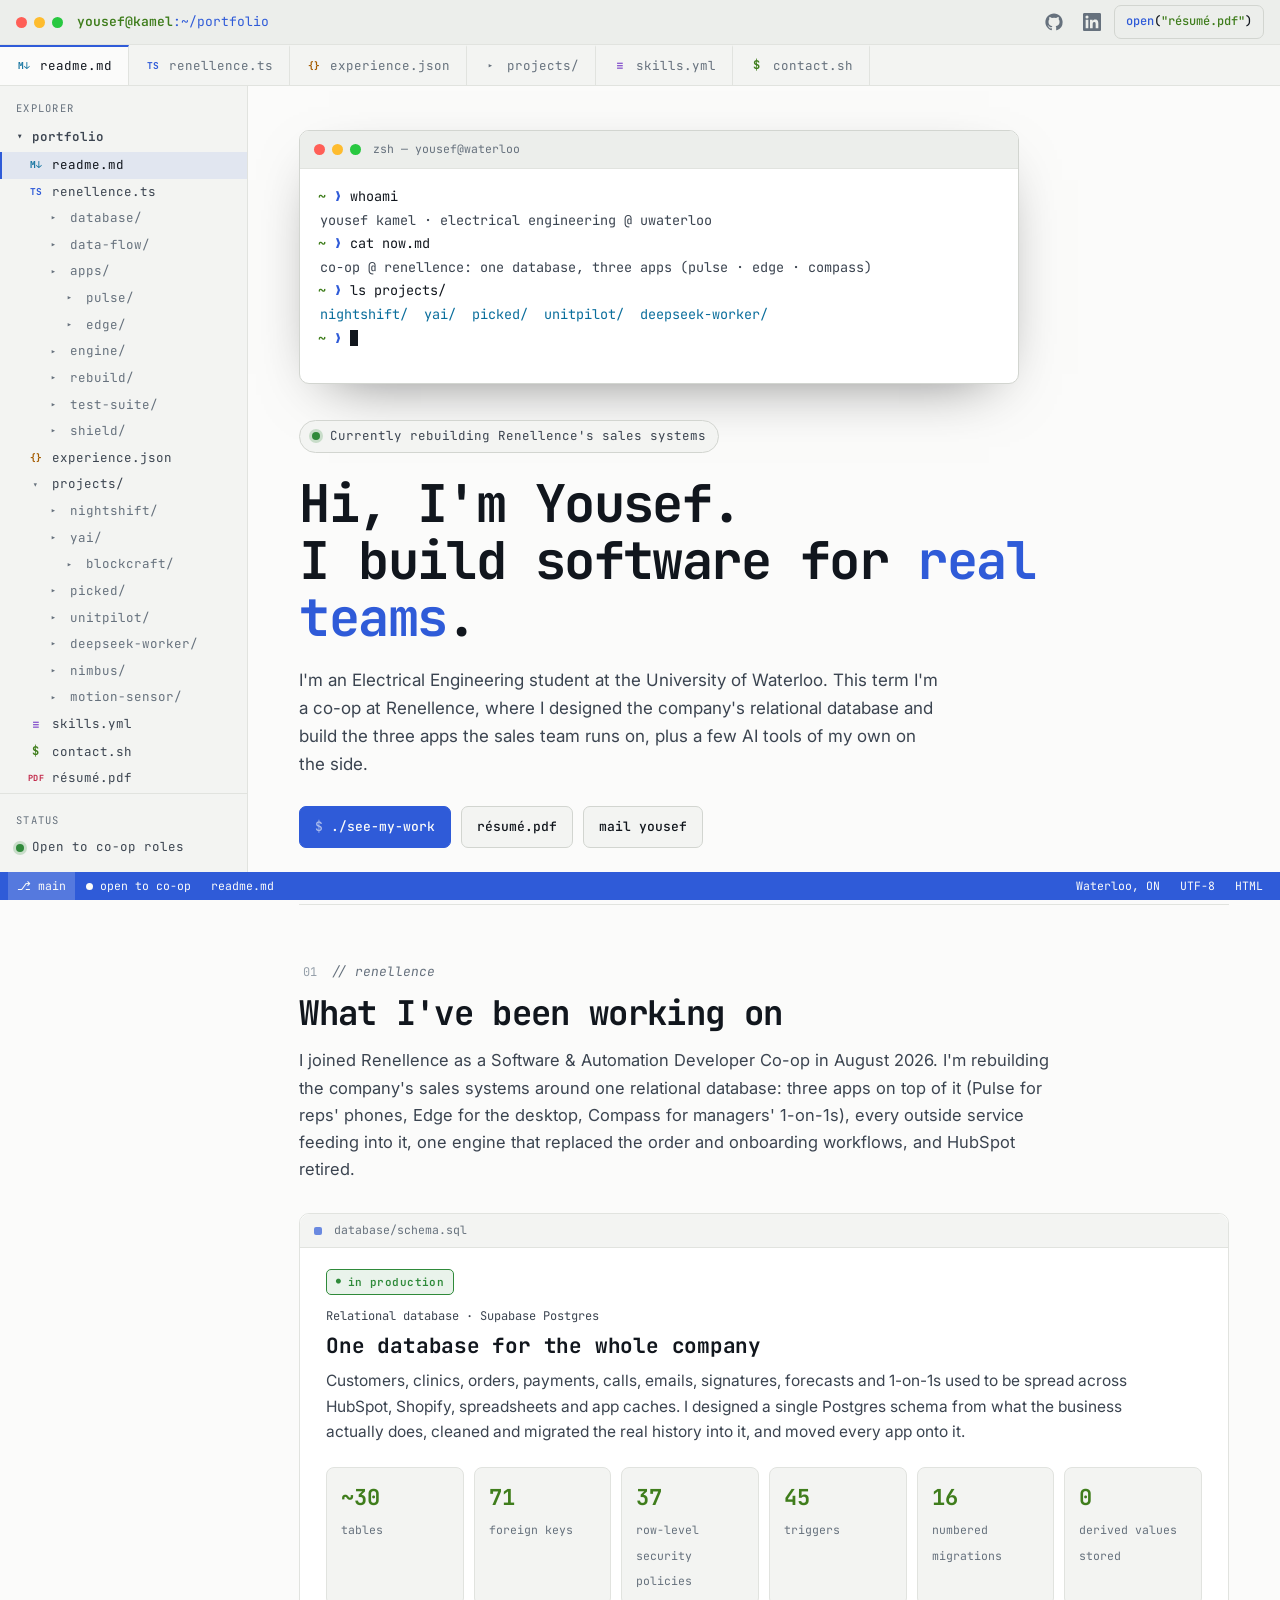
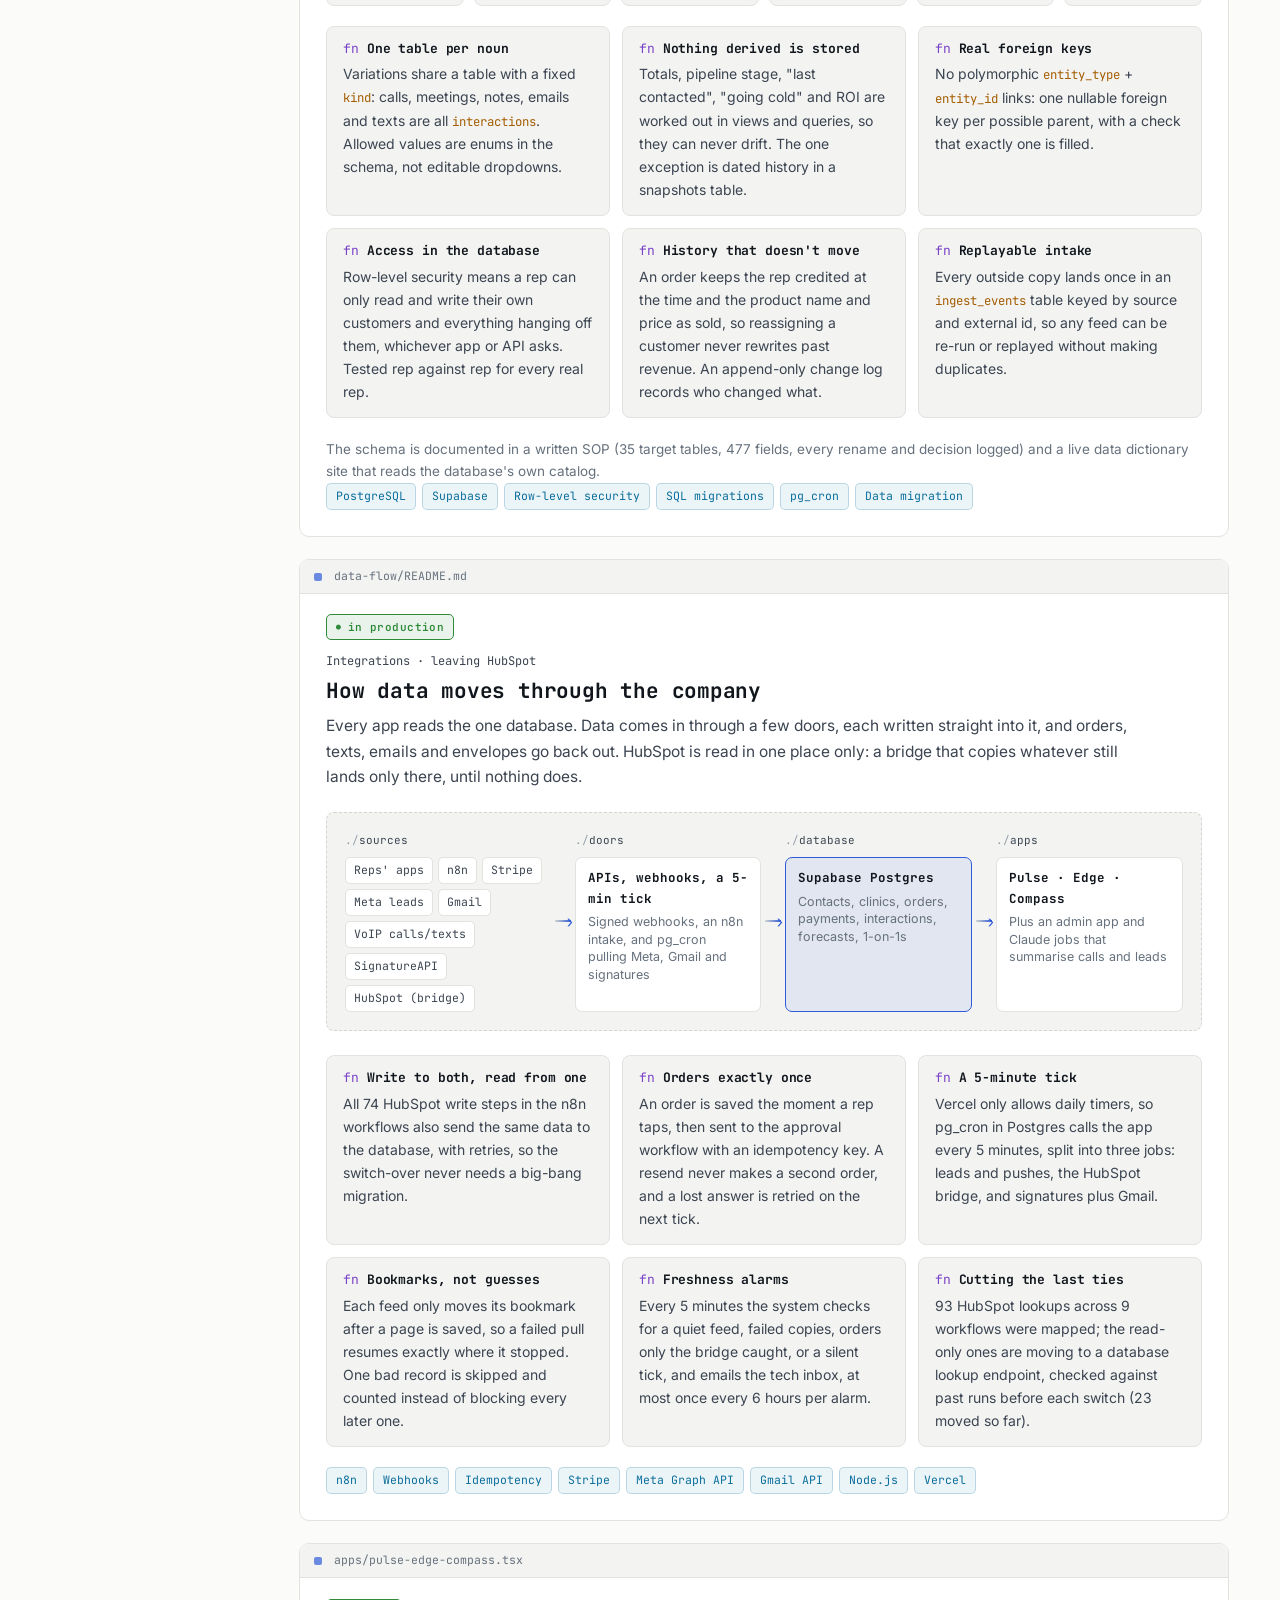
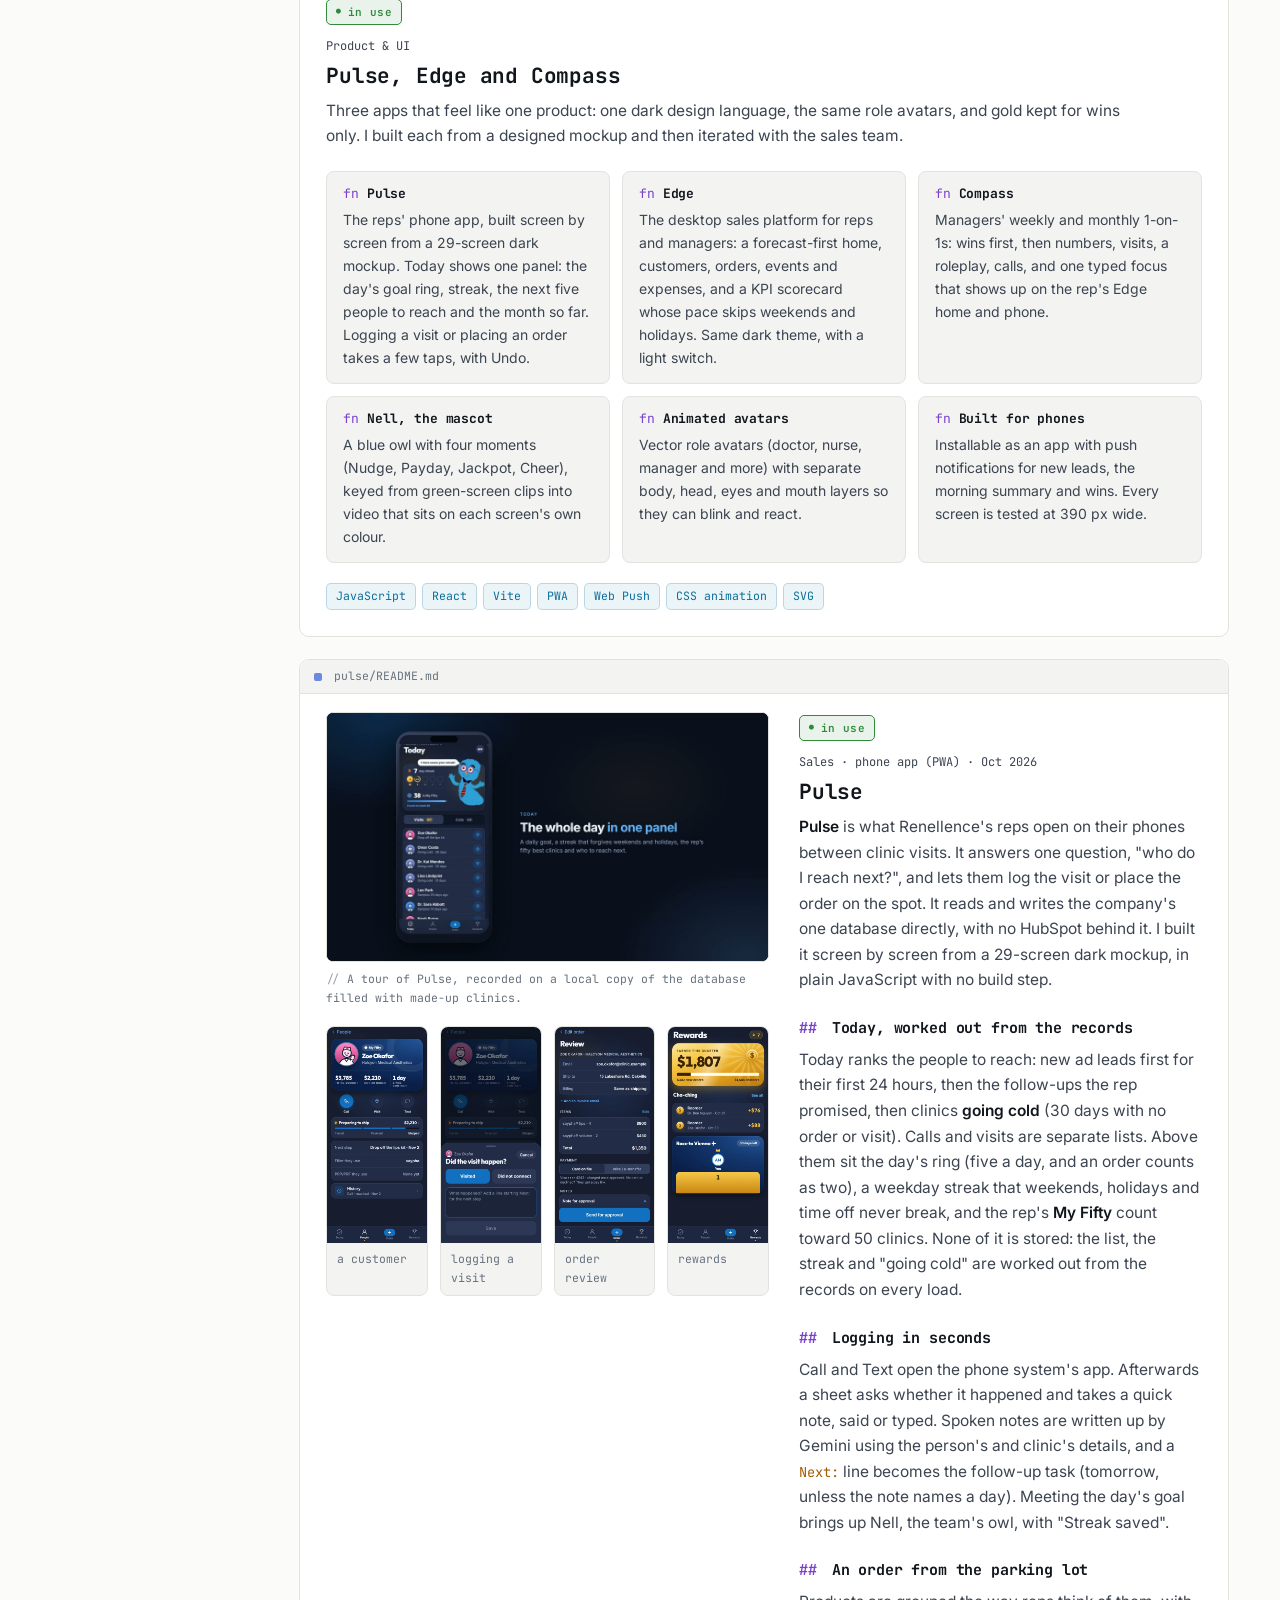
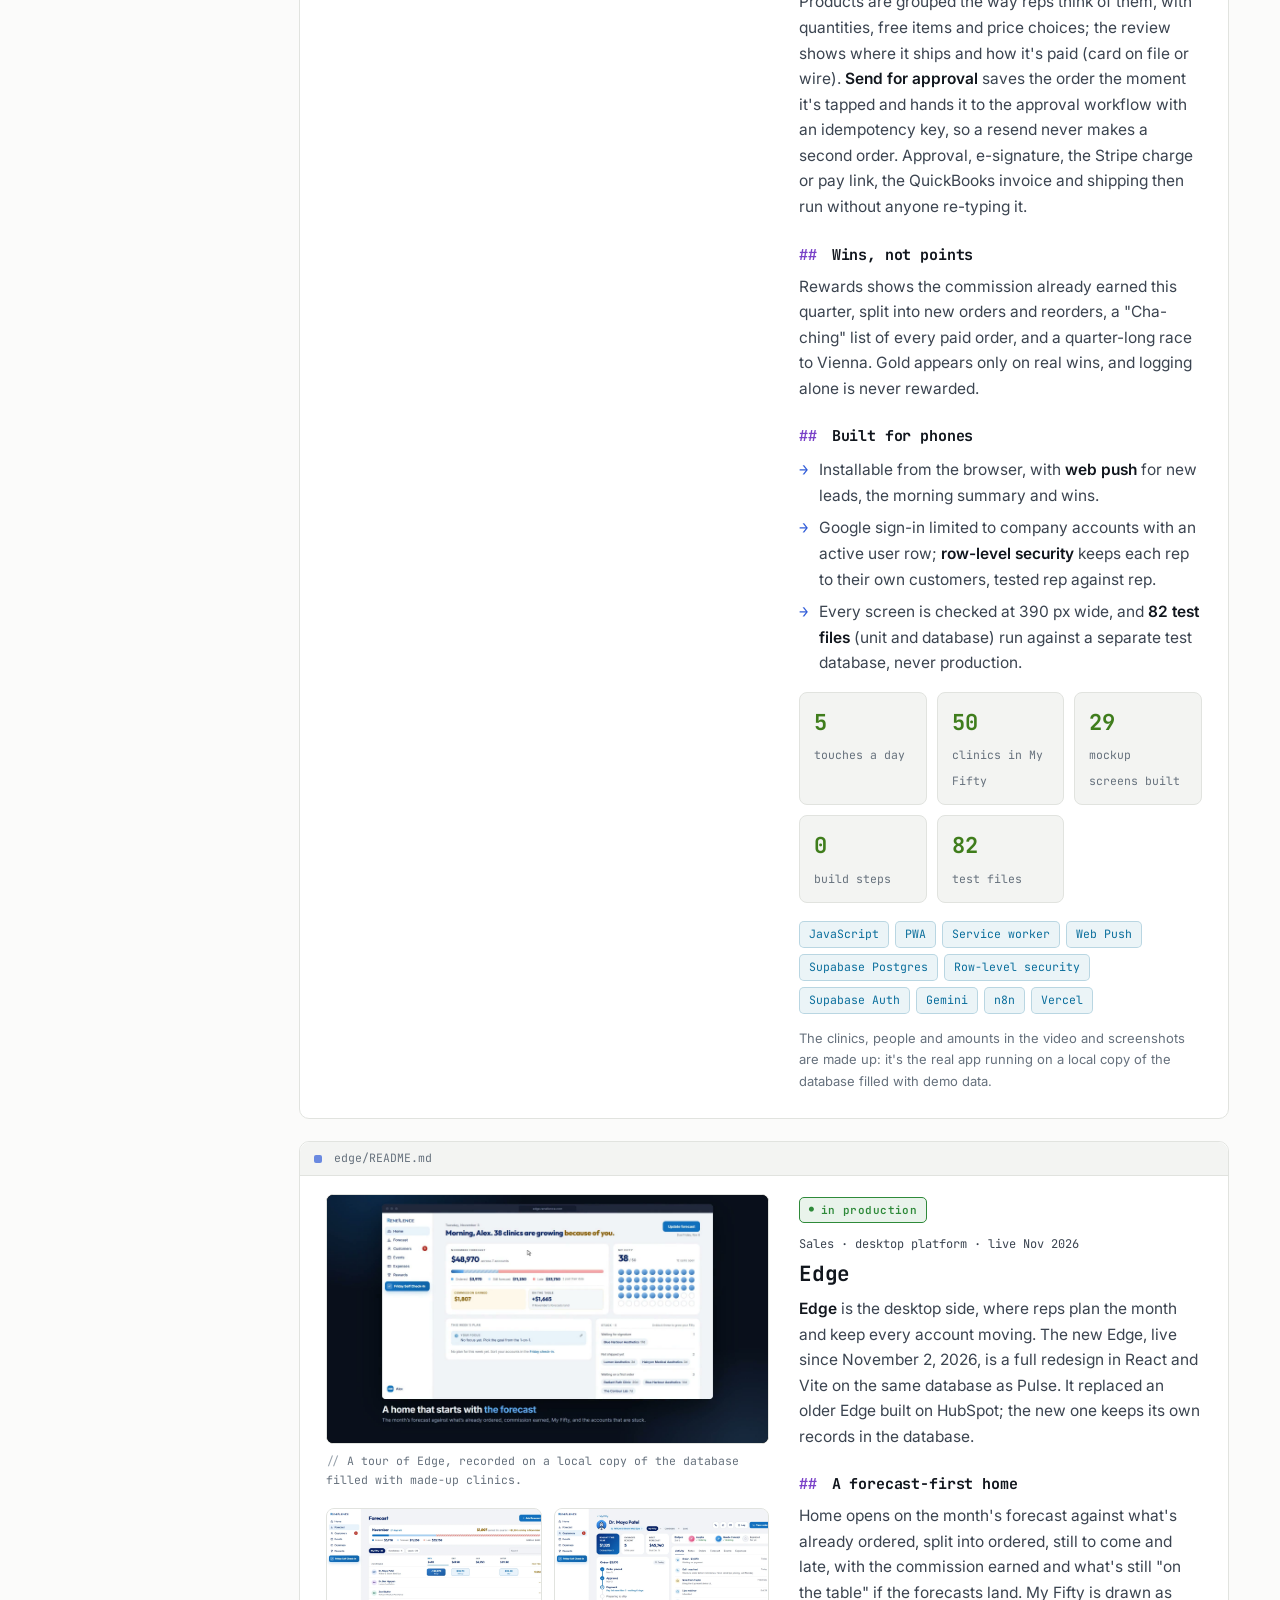
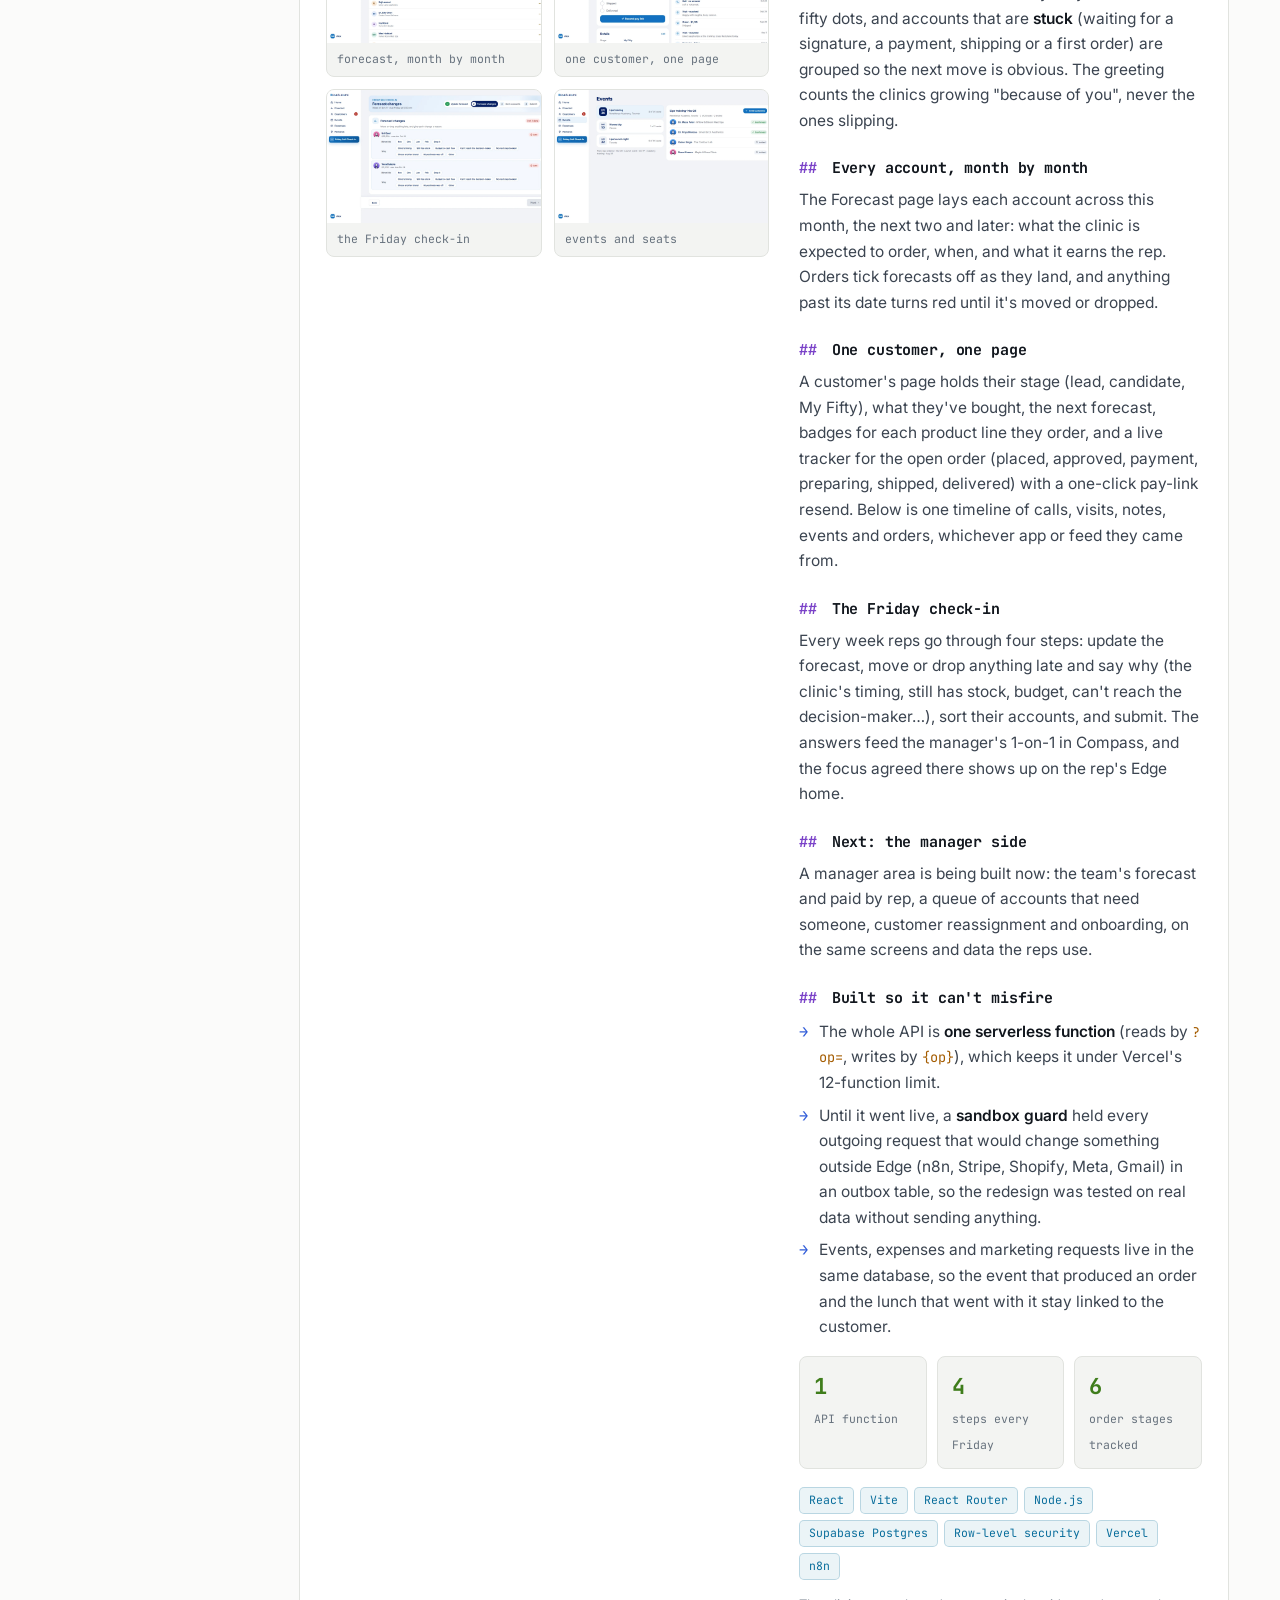
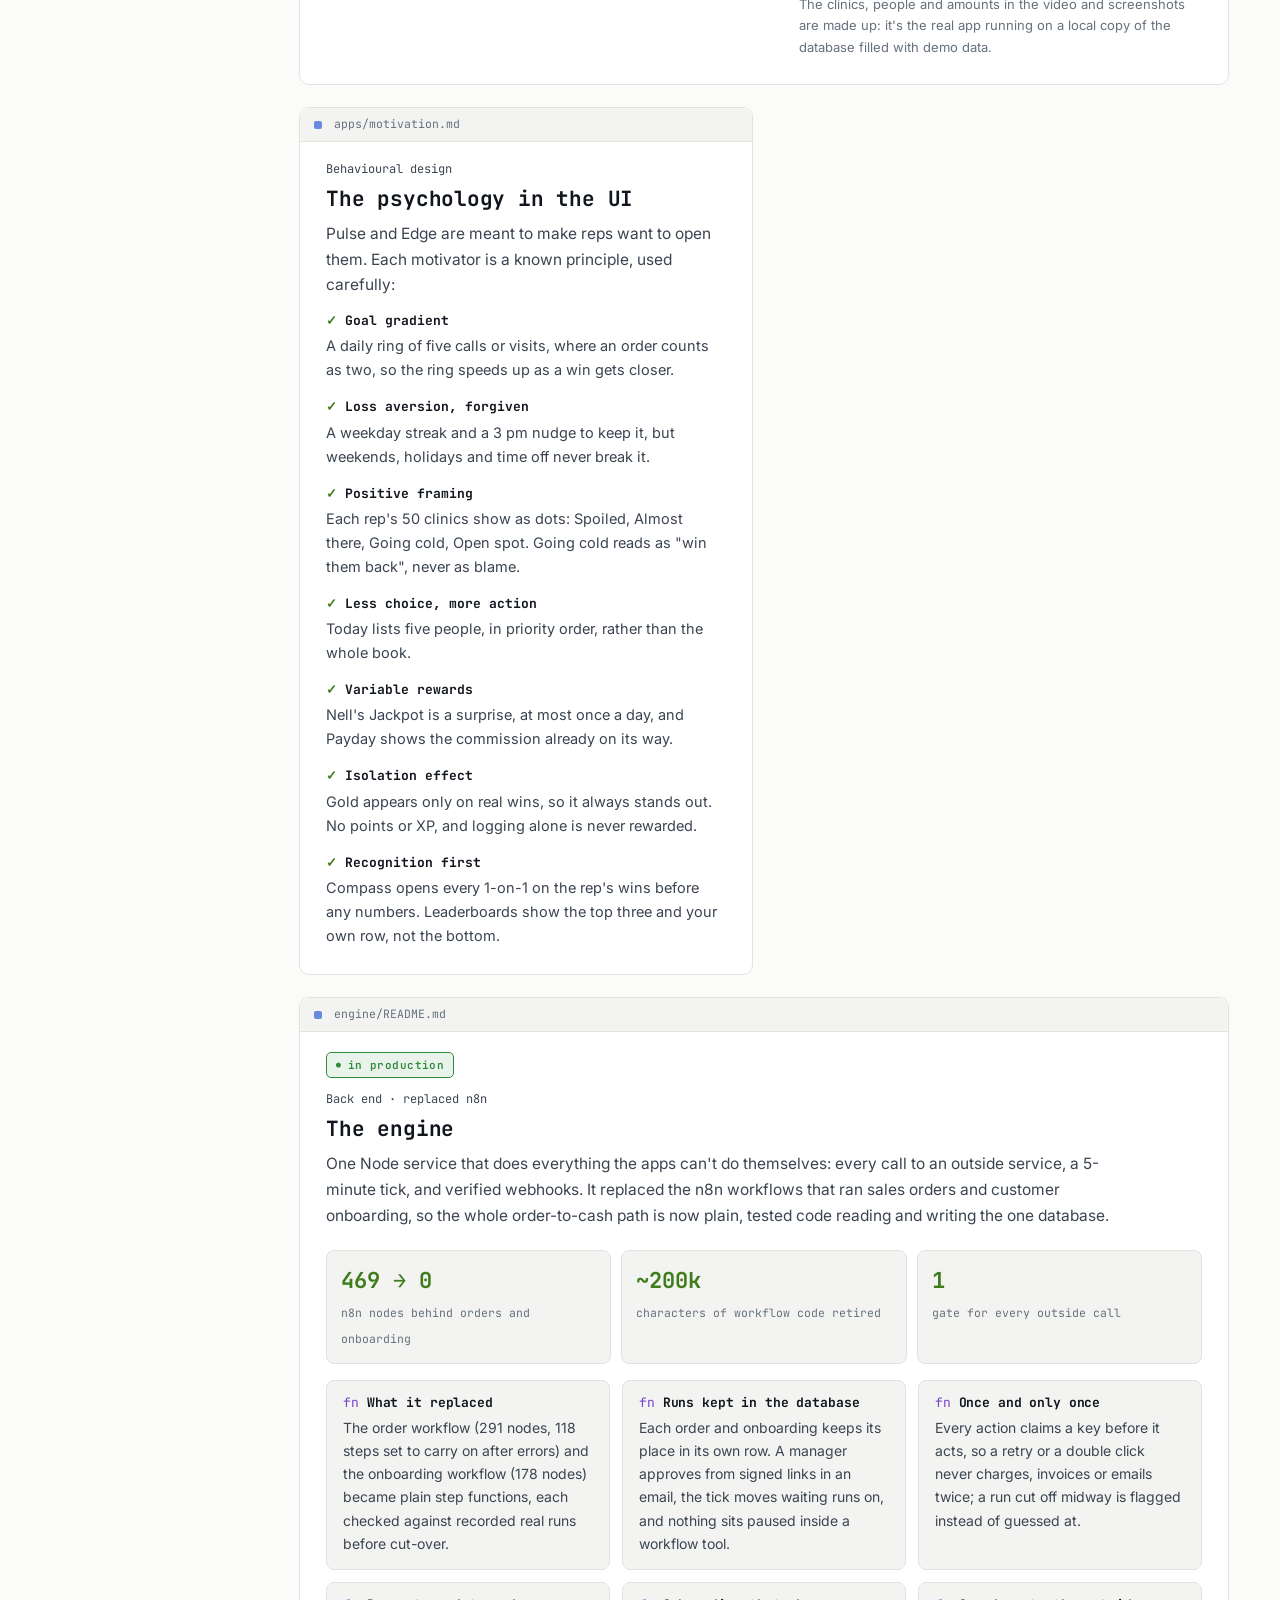
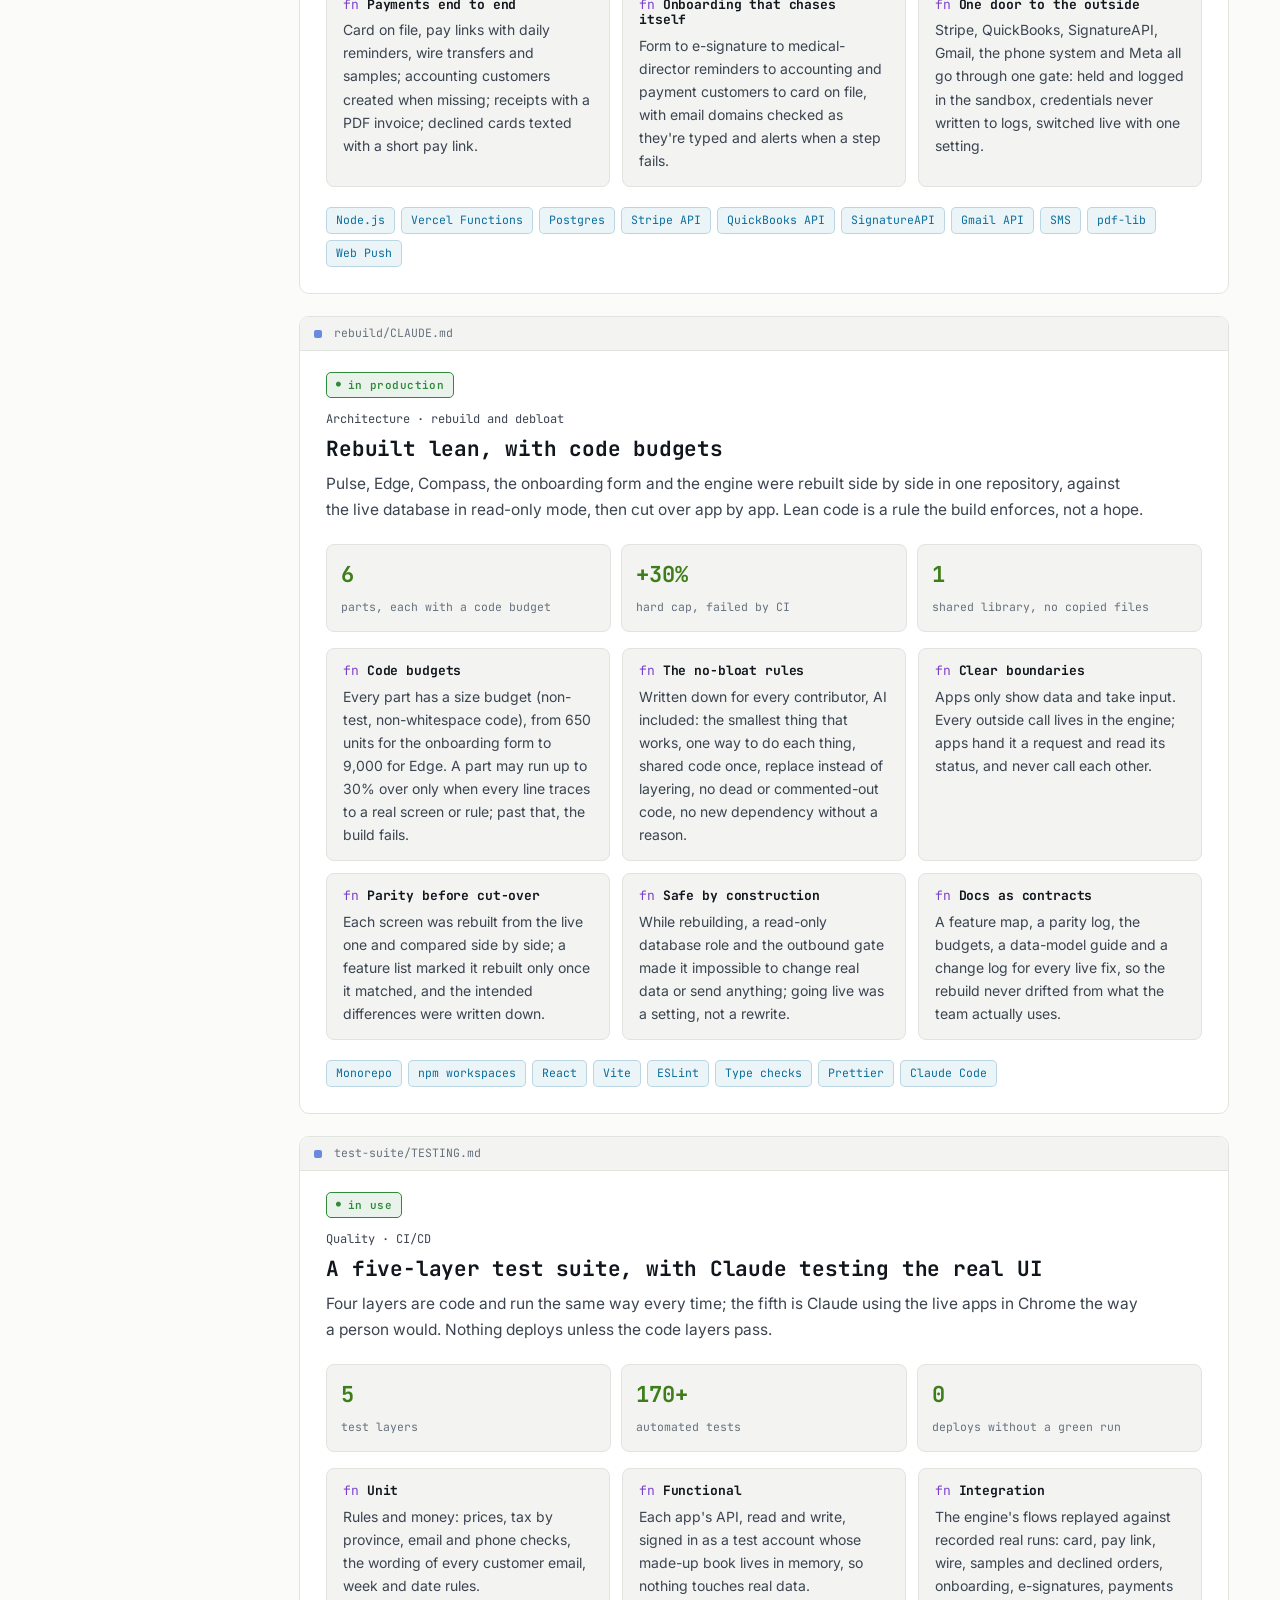
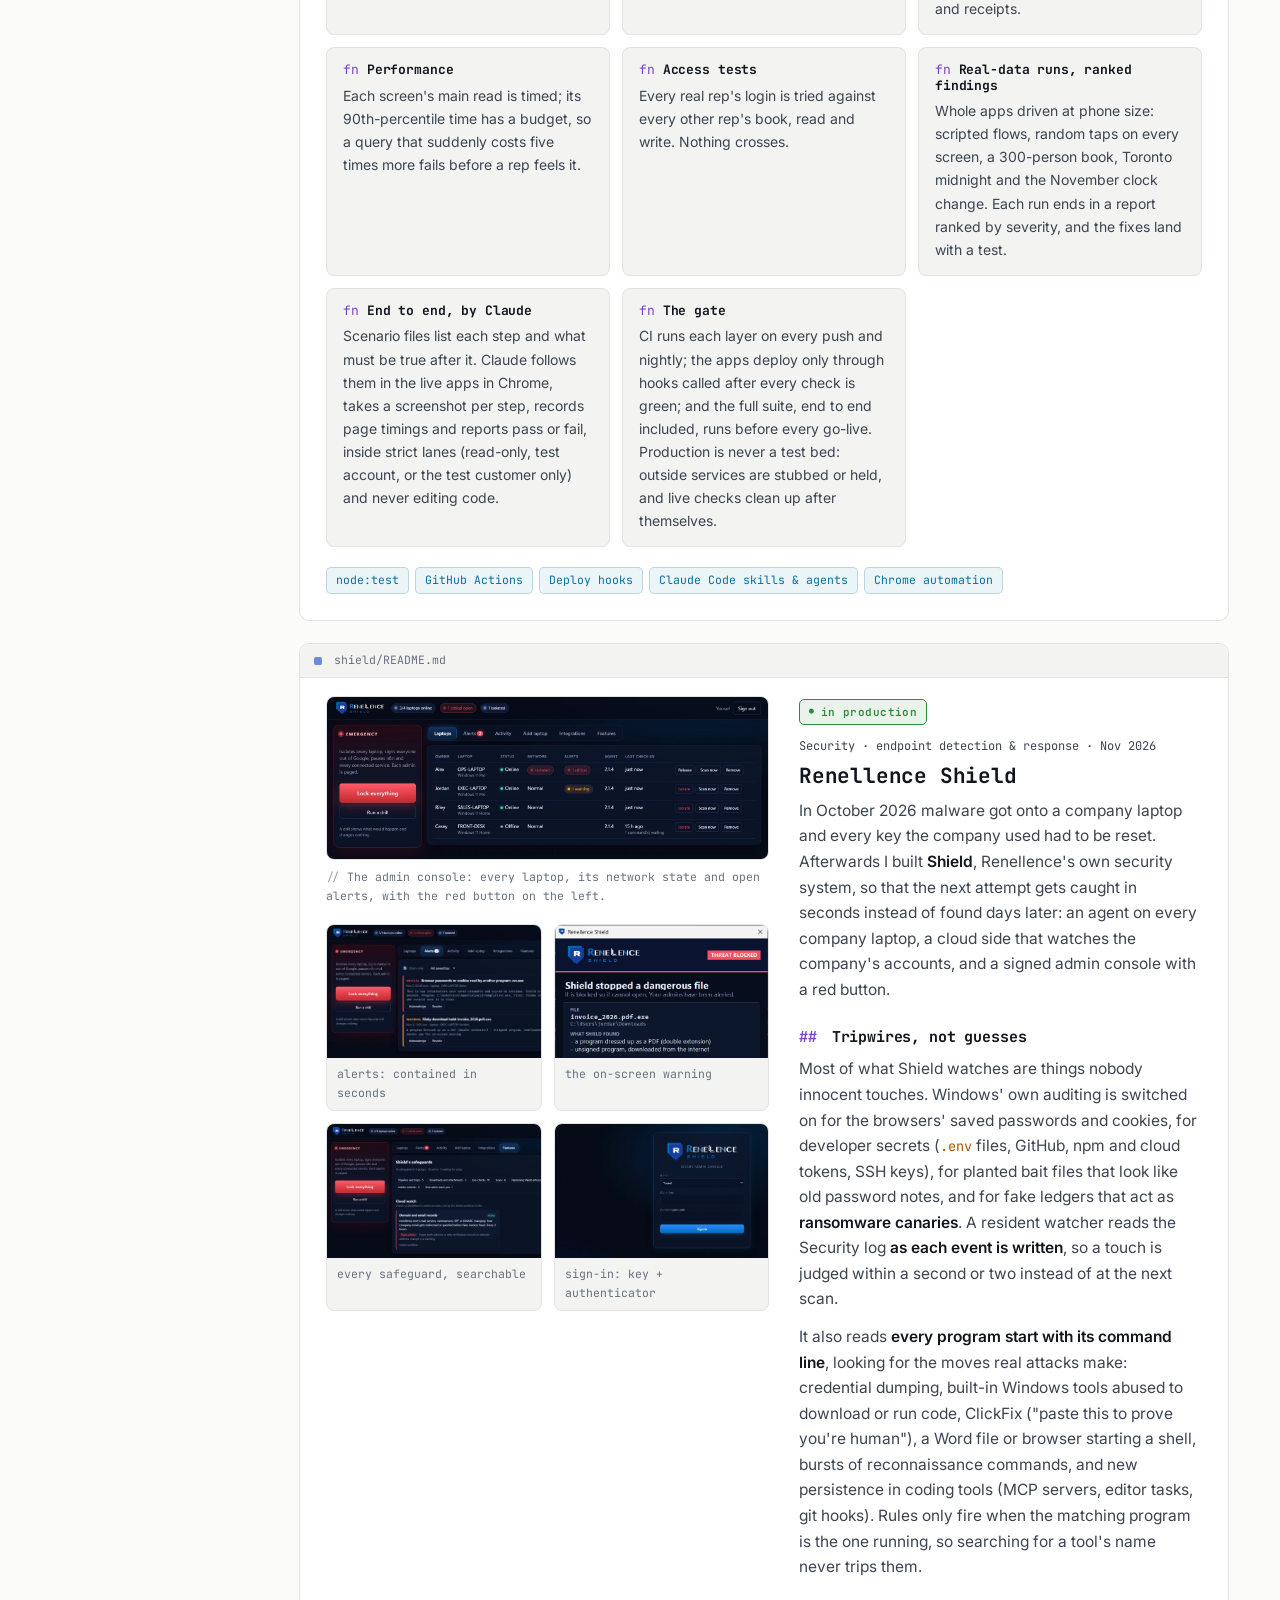
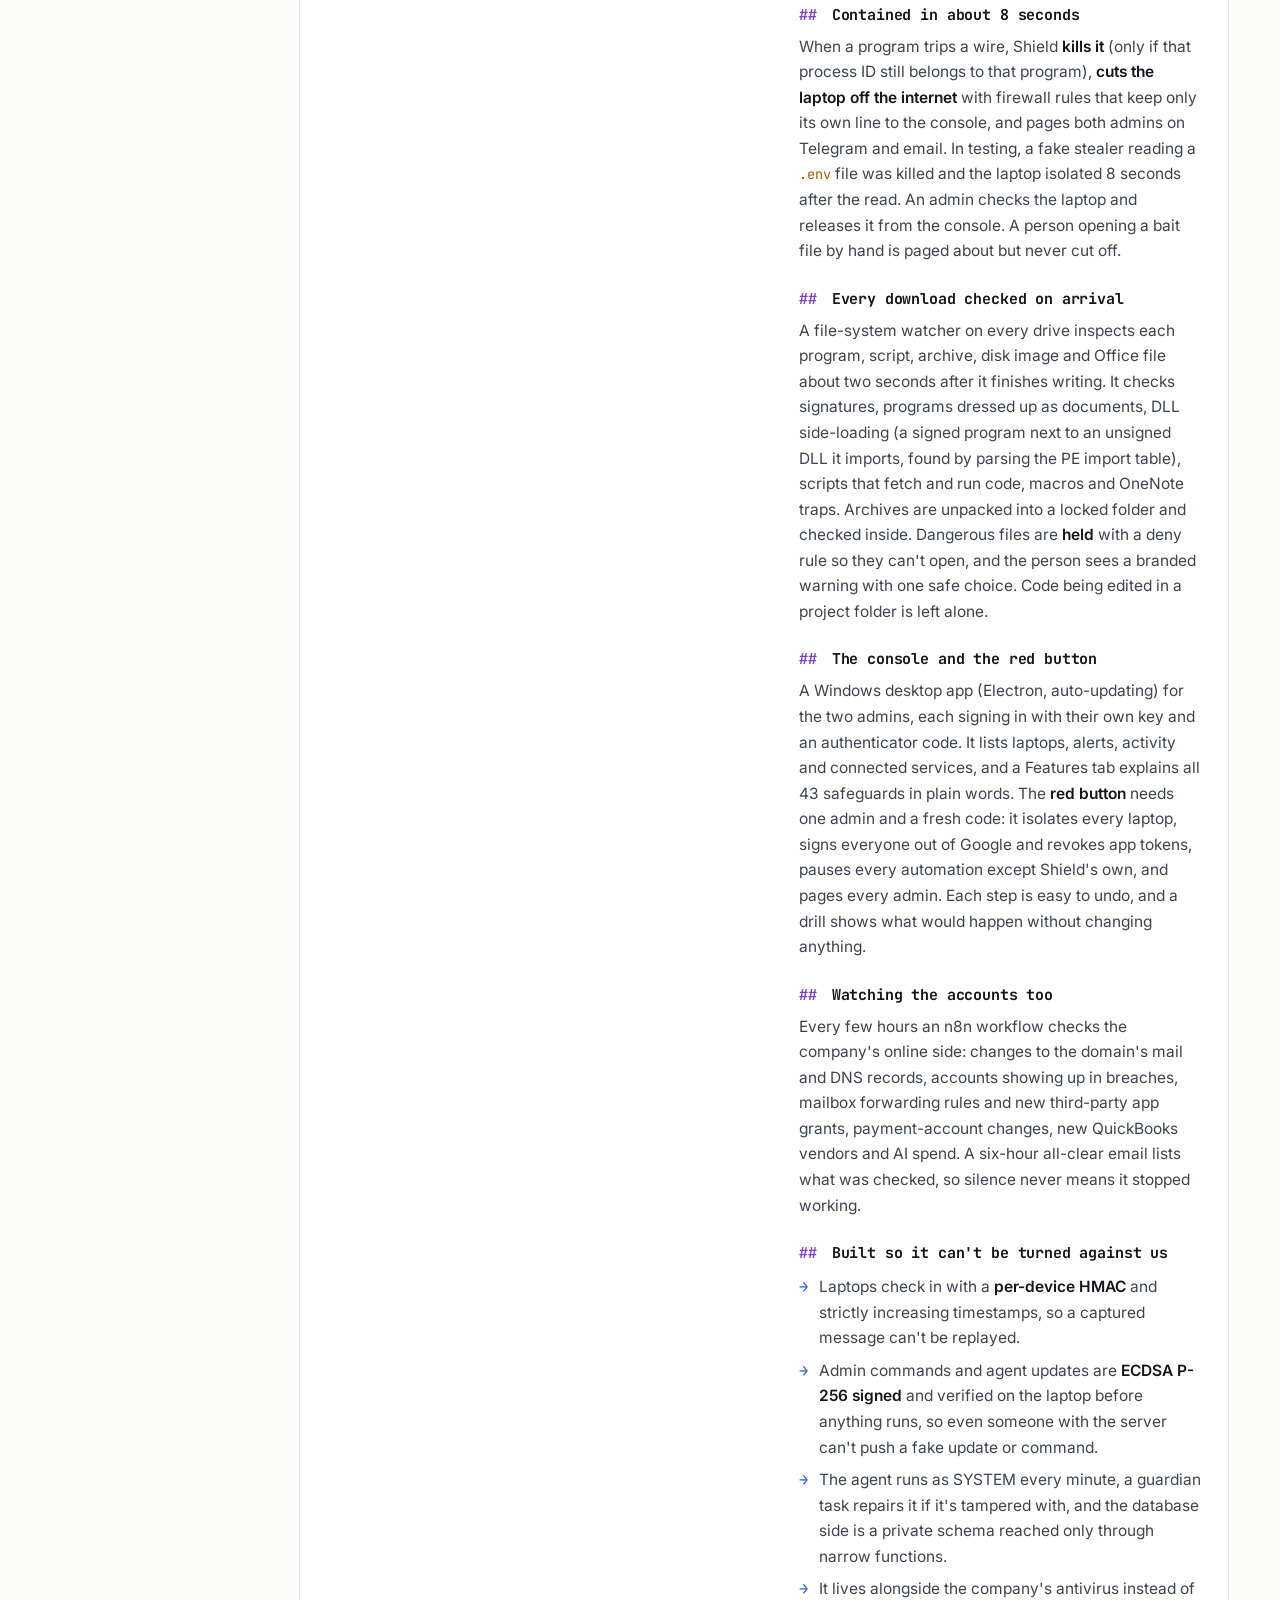
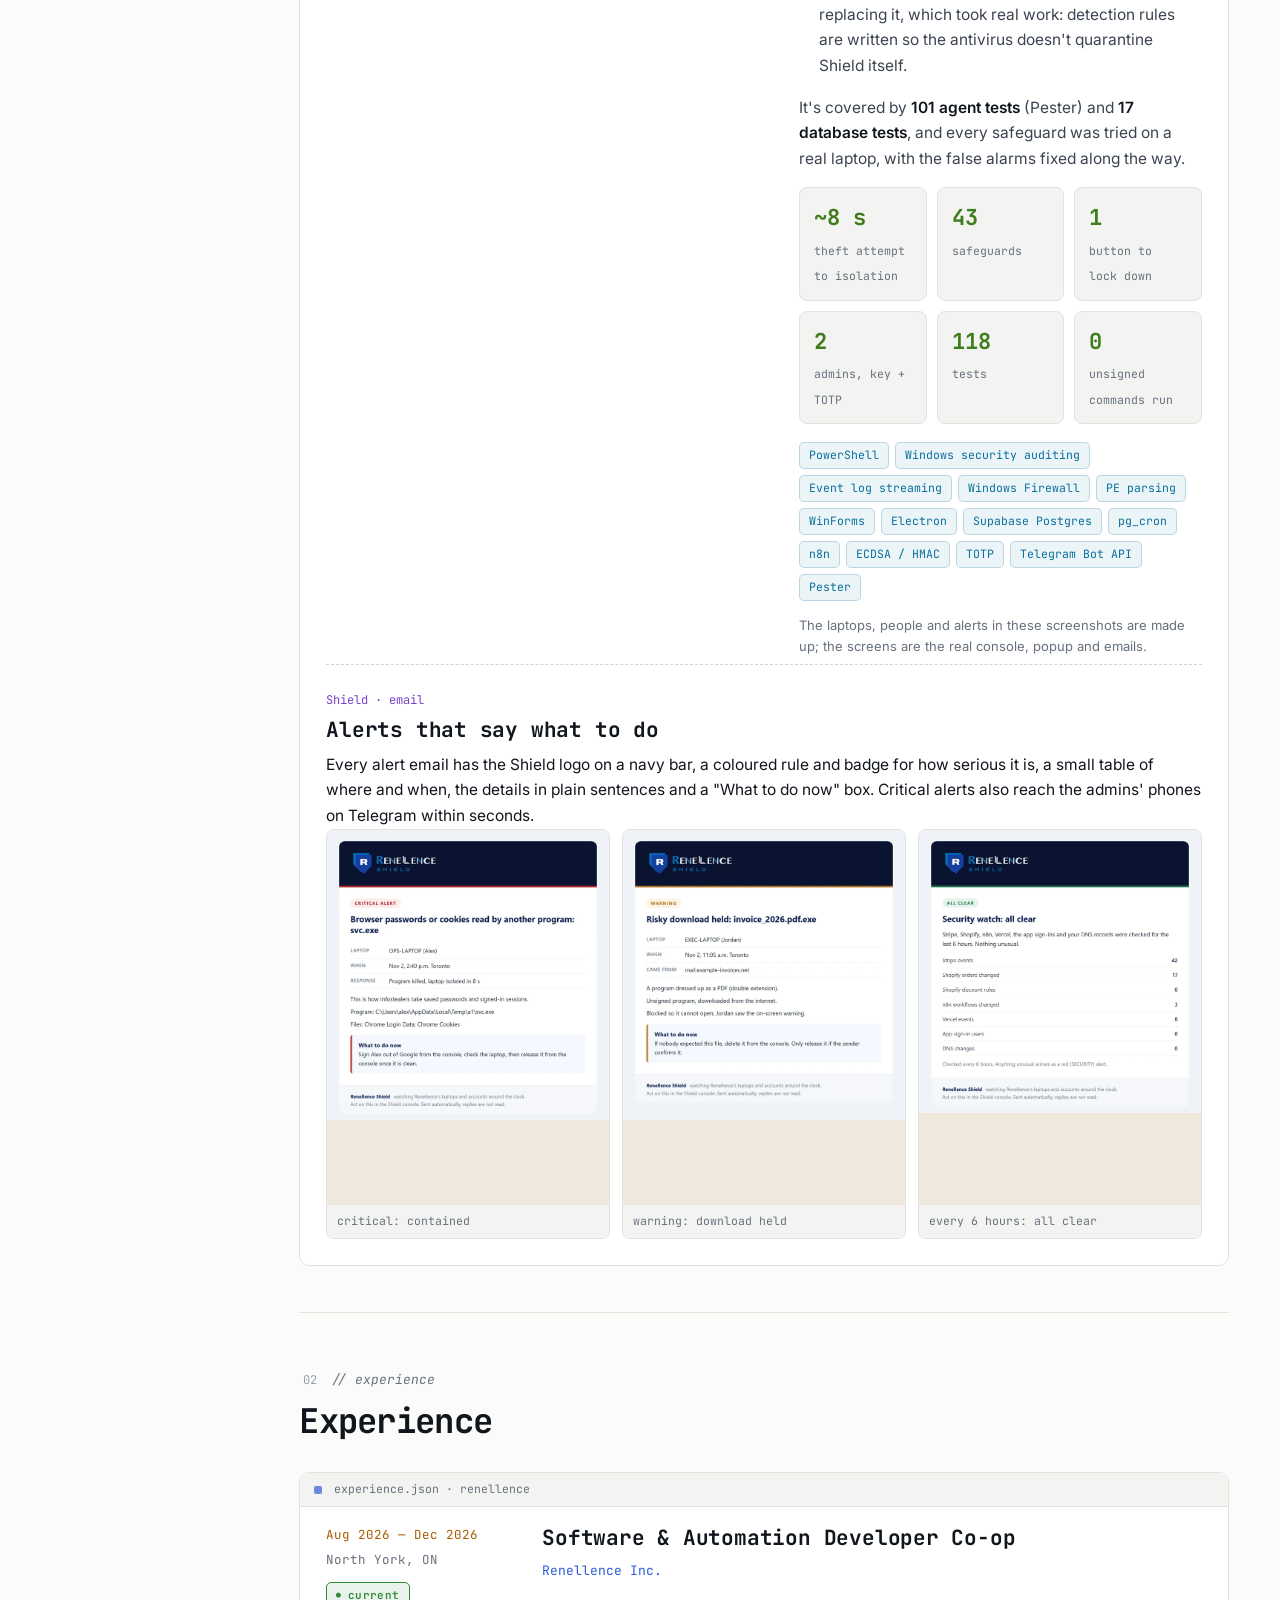
<file: index.html>
<!DOCTYPE html>
<html lang="en">
<head>
  <meta charset="UTF-8">
  <meta name="viewport" content="width=device-width, initial-scale=1.0">
  <title>Yousef Kamel — Software & Electrical Engineering</title>
  <meta name="description" content="Yousef Kamel, Electrical Engineering student at the University of Waterloo, working on software and automation at Renellence.">
  <meta property="og:title" content="Yousef Kamel">
  <meta property="og:description" content="Electrical Engineering student at the University of Waterloo, working on software and automation at Renellence.">
  <meta property="og:url" content="https://yousefkamel.site">
  <meta name="theme-color" content="#0d1117">
  <link rel="preconnect" href="https://fonts.googleapis.com">
  <link rel="preconnect" href="https://fonts.gstatic.com" crossorigin>
  <link href="https://fonts.googleapis.com/css2?family=Inter:wght@400;500;600;700&family=JetBrains+Mono:wght@400;500;600;700&display=swap" rel="stylesheet">
  <link rel="stylesheet" href="styles.css?v=15">
</head>
<body>
  <a class="skip" href="#main">Skip to content</a>

  <!-- The window: a title bar, the editor's tabs, a file explorer beside the page, and a status bar -->
  <header class="titlebar" id="top">
    <div class="titlebar-inner">
      <span class="lights" aria-hidden="true"><i></i><i></i><i></i></span>
      <a href="#top" class="brand" aria-label="Yousef Kamel, home"><span class="brand-path">yousef@kamel</span><span class="brand-dim">:~/portfolio</span></a>
      <div class="titlebar-actions">
        <a href="https://github.com/yousefk07" target="_blank" rel="noopener" aria-label="GitHub" class="icon-link">
          <svg width="18" height="18" viewBox="0 0 24 24" aria-hidden="true"><path fill="currentColor" d="M12 .5C5.65.5.5 5.65.5 12.02c0 5.1 3.29 9.42 7.86 10.95.58.1.79-.25.79-.56v-2c-3.2.7-3.87-1.37-3.87-1.37-.52-1.33-1.28-1.69-1.28-1.69-1.04-.71.08-.7.08-.7 1.15.08 1.76 1.19 1.76 1.19 1.03 1.76 2.69 1.25 3.35.96.1-.75.4-1.25.73-1.54-2.55-.29-5.24-1.28-5.24-5.69 0-1.26.45-2.28 1.19-3.09-.12-.29-.52-1.46.11-3.05 0 0 .97-.31 3.17 1.18a11 11 0 0 1 5.77 0c2.2-1.49 3.17-1.18 3.17-1.18.63 1.59.23 2.76.11 3.05.74.81 1.19 1.83 1.19 3.09 0 4.42-2.69 5.39-5.26 5.68.41.36.78 1.06.78 2.14v3.17c0 .31.21.67.8.56A11.53 11.53 0 0 0 23.5 12C23.5 5.65 18.35.5 12 .5Z"/></svg>
        </a>
        <a href="https://linkedin.com/in/yousefkamel07" target="_blank" rel="noopener" aria-label="LinkedIn" class="icon-link">
          <svg width="18" height="18" viewBox="0 0 24 24" aria-hidden="true"><path fill="currentColor" d="M20.45 20.45h-3.56v-5.57c0-1.33-.02-3.04-1.85-3.04-1.86 0-2.14 1.45-2.14 2.94v5.67H9.35V9h3.41v1.56h.05c.48-.9 1.64-1.85 3.37-1.85 3.6 0 4.27 2.37 4.27 5.46v6.28ZM5.34 7.43a2.06 2.06 0 1 1 0-4.13 2.06 2.06 0 0 1 0 4.13ZM7.12 20.45H3.56V9h3.56v11.45ZM22.22 0H1.77C.79 0 0 .77 0 1.73v20.54C0 23.23.79 24 1.77 24h20.45c.98 0 1.78-.77 1.78-1.73V1.73C24 .77 23.2 0 22.22 0Z"/></svg>
        </a>
        <a href="YousefKamelResume.pdf?v=3" class="btn btn-sm" target="_blank" rel="noopener"><span class="tok-fn">open</span>(<span class="tok-str">"résumé.pdf"</span>)</a>
      </div>
    </div>
    <nav class="tabs" aria-label="Sections">
      <a href="#readme" class="tab" data-sec="readme"><span class="ft ft-md">M↓</span>readme.md</a>
      <a href="#renellence" class="tab" data-sec="renellence"><span class="ft ft-ts">TS</span>renellence.ts</a>
      <a href="#experience" class="tab" data-sec="experience"><span class="ft ft-json">{}</span>experience.json</a>
      <a href="#work" class="tab" data-sec="work"><span class="ft ft-dir">▸</span>projects/</a>
      <a href="#skills" class="tab" data-sec="skills"><span class="ft ft-yml">≡</span>skills.yml</a>
      <a href="#contact" class="tab" data-sec="contact"><span class="ft ft-sh">$</span>contact.sh</a>
    </nav>
  </header>

  <div class="workbench">
    <aside class="explorer" aria-label="File explorer">
      <p class="explorer-head">Explorer</p>
      <p class="explorer-root">▾ portfolio</p>
      <ul class="tree">
        <li><a href="#readme" data-sec="readme"><span class="ft ft-md">M↓</span>readme.md</a></li>
        <li><a href="#renellence" data-sec="renellence"><span class="ft ft-ts">TS</span>renellence.ts</a></li>
        <li class="tree-sub"><a href="#database"><span class="ft ft-dir">▸</span>database/</a></li>
        <li class="tree-sub"><a href="#dataflow"><span class="ft ft-dir">▸</span>data-flow/</a></li>
        <li class="tree-sub"><a href="#apps"><span class="ft ft-dir">▸</span>apps/</a></li>
        <li class="tree-sub tree-sub2"><a href="#pulse"><span class="ft ft-dir">▸</span>pulse/</a></li>
        <li class="tree-sub tree-sub2"><a href="#edge"><span class="ft ft-dir">▸</span>edge/</a></li>
        <li class="tree-sub"><a href="#engine"><span class="ft ft-dir">▸</span>engine/</a></li>
        <li class="tree-sub"><a href="#rebuild"><span class="ft ft-dir">▸</span>rebuild/</a></li>
        <li class="tree-sub"><a href="#test-suite"><span class="ft ft-dir">▸</span>test-suite/</a></li>
        <li class="tree-sub"><a href="#shield"><span class="ft ft-dir">▸</span>shield/</a></li>
        <li><a href="#experience" data-sec="experience"><span class="ft ft-json">{}</span>experience.json</a></li>
        <li><a href="#work" data-sec="work"><span class="ft ft-dir">▾</span>projects/</a></li>
        <li class="tree-sub"><a href="#nightshift"><span class="ft ft-dir">▸</span>nightshift/</a></li>
        <li class="tree-sub"><a href="#yai"><span class="ft ft-dir">▸</span>yai/</a></li>
        <li class="tree-sub tree-sub2"><a href="#blockcraft"><span class="ft ft-dir">▸</span>blockcraft/</a></li>
        <li class="tree-sub"><a href="#picked"><span class="ft ft-dir">▸</span>picked/</a></li>
        <li class="tree-sub"><a href="#unitpilot"><span class="ft ft-dir">▸</span>unitpilot/</a></li>
        <li class="tree-sub"><a href="#deepseek-worker"><span class="ft ft-dir">▸</span>deepseek-worker/</a></li>
        <li class="tree-sub"><a href="#nimbus"><span class="ft ft-dir">▸</span>nimbus/</a></li>
        <li class="tree-sub"><a href="#motion"><span class="ft ft-dir">▸</span>motion-sensor/</a></li>
        <li><a href="#skills" data-sec="skills"><span class="ft ft-yml">≡</span>skills.yml</a></li>
        <li><a href="#contact" data-sec="contact"><span class="ft ft-sh">$</span>contact.sh</a></li>
        <li><a href="YousefKamelResume.pdf?v=3" target="_blank" rel="noopener"><span class="ft ft-pdf">PDF</span>résumé.pdf</a></li>
      </ul>
      <div class="explorer-foot">
        <p class="explorer-head">Status</p>
        <p class="status-line"><span class="dot" aria-hidden="true"></span>Open to co-op roles</p>
      </div>
    </aside>

    <main id="main" class="editor">
      <!-- readme.md: a terminal that types itself, then the headline -->
      <section class="hero" id="readme" data-sec="readme">
        <div class="term reveal" role="img" aria-label="A terminal: whoami says Yousef Kamel, Electrical Engineering at the University of Waterloo; cat now.md says co-op at Renellence building one database and the Pulse, Edge and Compass apps on it; ls projects lists nightshift, yai, picked, unitpilot and deepseek-worker">
          <div class="term-bar"><span class="lights" aria-hidden="true"><i></i><i></i><i></i></span><span>zsh — yousef@waterloo</span></div>
          <pre class="term-body" aria-hidden="true"><span class="line"><span class="prompt">~</span> <span class="cmd">whoami</span></span>
<span class="line out">yousef kamel · electrical engineering @ uwaterloo</span>
<span class="line"><span class="prompt">~</span> <span class="cmd">cat now.md</span></span>
<span class="line out">co-op @ renellence: one database, three apps (pulse · edge · compass)</span>
<span class="line"><span class="prompt">~</span> <span class="cmd">ls projects/</span></span>
<span class="line out"><span class="tok-dir">nightshift/</span>  <span class="tok-dir">yai/</span>  <span class="tok-dir">picked/</span>  <span class="tok-dir">unitpilot/</span>  <span class="tok-dir">deepseek-worker/</span></span>
<span class="line"><span class="prompt">~</span> <span class="cursor"></span></span></pre>
        </div>
        <p class="eyebrow"><span class="dot" aria-hidden="true"></span>Currently rebuilding Renellence's sales systems</p>
        <h1 class="hero-title">
          Hi, I'm Yousef.<br>
          I build software for <span class="accent">real teams</span>.
        </h1>
        <p class="hero-lede">
          I'm an Electrical Engineering student at the University of Waterloo. This term I'm a co-op
          at Renellence, where I designed the company's relational database and build the three
          apps the sales team runs on, plus a few AI tools of my own on the side.
        </p>
        <div class="hero-cta">
          <a href="#renellence" class="btn btn-primary"><span class="tok-dim">$</span> ./see-my-work</a>
          <a href="YousefKamelResume.pdf?v=3" class="btn" target="_blank" rel="noopener">résumé.pdf</a>
          <a href="mailto:yousefkkamel@gmail.com" class="btn">mail yousef</a>
        </div>
      </section>

      <!-- renellence.ts -->
      <section class="section" id="renellence" data-sec="renellence">
        <header class="section-head">
          <p class="kicker"><span class="ln">01</span><span class="tok-com">// renellence</span></p>
          <h2>What I've been working on</h2>
          <p class="section-lede">
            I joined Renellence as a Software &amp; Automation Developer Co-op in August 2026. I'm rebuilding the
            company's sales systems around one relational database: three apps on top of it (Pulse for reps'
            phones, Edge for the desktop, Compass for managers' 1-on-1s), every outside service feeding into it,
            one engine that replaced the order and onboarding workflows, and HubSpot retired.
          </p>
        </header>

        <!-- The database -->
        <article class="case pane reveal" id="database" data-file="database/schema.sql">
          <div class="case-head">
            <span class="tag tag-live">in production</span>
            <p class="feature-label">Relational database · Supabase Postgres</p>
            <h3>One database for the whole company</h3>
            <p class="case-lede">
              Customers, clinics, orders, payments, calls, emails, signatures, forecasts and 1-on-1s used to be
              spread across HubSpot, Shopify, spreadsheets and app caches. I designed a single Postgres schema from
              what the business actually does, cleaned and migrated the real history into it, and moved every app
              onto it.
            </p>
          </div>
          <ul class="metrics metrics-wide">
            <li><b>~30</b><span>tables</span></li>
            <li><b>71</b><span>foreign keys</span></li>
            <li><b>37</b><span>row-level security policies</span></li>
            <li><b>45</b><span>triggers</span></li>
            <li><b>16</b><span>numbered migrations</span></li>
            <li><b>0</b><span>derived values stored</span></li>
          </ul>
          <div class="case-grid">
            <div class="point">
              <h4>One table per noun</h4>
              <p>Variations share a table with a fixed <code>kind</code>: calls, meetings, notes, emails and texts are all <code>interactions</code>. Allowed values are enums in the schema, not editable dropdowns.</p>
            </div>
            <div class="point">
              <h4>Nothing derived is stored</h4>
              <p>Totals, pipeline stage, "last contacted", "going cold" and ROI are worked out in views and queries, so they can never drift. The one exception is dated history in a snapshots table.</p>
            </div>
            <div class="point">
              <h4>Real foreign keys</h4>
              <p>No polymorphic <code>entity_type</code> + <code>entity_id</code> links: one nullable foreign key per possible parent, with a check that exactly one is filled.</p>
            </div>
            <div class="point">
              <h4>Access in the database</h4>
              <p>Row-level security means a rep can only read and write their own customers and everything hanging off them, whichever app or API asks. Tested rep against rep for every real rep.</p>
            </div>
            <div class="point">
              <h4>History that doesn't move</h4>
              <p>An order keeps the rep credited at the time and the product name and price as sold, so reassigning a customer never rewrites past revenue. An append-only change log records who changed what.</p>
            </div>
            <div class="point">
              <h4>Replayable intake</h4>
              <p>Every outside copy lands once in an <code>ingest_events</code> table keyed by source and external id, so any feed can be re-run or replayed without making duplicates.</p>
            </div>
          </div>
          <p class="small">The schema is documented in a written SOP (35 target tables, 477 fields, every rename and decision logged) and a live data dictionary site that reads the database's own catalog.</p>
          <ul class="chips"><li>PostgreSQL</li><li>Supabase</li><li>Row-level security</li><li>SQL migrations</li><li>pg_cron</li><li>Data migration</li></ul>
        </article>

        <!-- How data moves -->
        <article class="case pane reveal" id="dataflow" data-file="data-flow/README.md">
          <div class="case-head">
            <span class="tag tag-live">in production</span>
            <p class="feature-label">Integrations · leaving HubSpot</p>
            <h3>How data moves through the company</h3>
            <p class="case-lede">
              Every app reads the one database. Data comes in through a few doors, each written straight into it,
              and orders, texts, emails and envelopes go back out. HubSpot is read in one place only: a bridge that
              copies whatever still lands only there, until nothing does.
            </p>
          </div>

          <figure class="flow" aria-label="Data flow: reps, n8n workflows and outside services come in through the app APIs, webhooks and a 5-minute tick into the Postgres database, which Pulse, Edge, Compass, the admin app and Claude jobs read">
            <div class="flow-col">
              <p class="flow-title">sources</p>
              <ul class="flow-sources">
                <li>Reps' apps</li><li>n8n</li><li>Stripe</li><li>Meta leads</li><li>Gmail</li><li>VoIP calls/texts</li><li>SignatureAPI</li><li>HubSpot (bridge)</li>
              </ul>
            </div>
            <div class="flow-arrow" aria-hidden="true"></div>
            <div class="flow-col">
              <p class="flow-title">doors</p>
              <div class="flow-node">
                <b>APIs, webhooks, a 5-min tick</b>
                <span>Signed webhooks, an n8n intake, and pg_cron pulling Meta, Gmail and signatures</span>
              </div>
            </div>
            <div class="flow-arrow" aria-hidden="true"></div>
            <div class="flow-col">
              <p class="flow-title">database</p>
              <div class="flow-node flow-node-accent">
                <b>Supabase Postgres</b>
                <span>Contacts, clinics, orders, payments, interactions, forecasts, 1-on-1s</span>
              </div>
            </div>
            <div class="flow-arrow" aria-hidden="true"></div>
            <div class="flow-col">
              <p class="flow-title">apps</p>
              <div class="flow-node">
                <b>Pulse · Edge · Compass</b>
                <span>Plus an admin app and Claude jobs that summarise calls and leads</span>
              </div>
            </div>
          </figure>

          <div class="case-grid">
            <div class="point">
              <h4>Write to both, read from one</h4>
              <p>All 74 HubSpot write steps in the n8n workflows also send the same data to the database, with retries, so the switch-over never needs a big-bang migration.</p>
            </div>
            <div class="point">
              <h4>Orders exactly once</h4>
              <p>An order is saved the moment a rep taps, then sent to the approval workflow with an idempotency key. A resend never makes a second order, and a lost answer is retried on the next tick.</p>
            </div>
            <div class="point">
              <h4>A 5-minute tick</h4>
              <p>Vercel only allows daily timers, so pg_cron in Postgres calls the app every 5 minutes, split into three jobs: leads and pushes, the HubSpot bridge, and signatures plus Gmail.</p>
            </div>
            <div class="point">
              <h4>Bookmarks, not guesses</h4>
              <p>Each feed only moves its bookmark after a page is saved, so a failed pull resumes exactly where it stopped. One bad record is skipped and counted instead of blocking every later one.</p>
            </div>
            <div class="point">
              <h4>Freshness alarms</h4>
              <p>Every 5 minutes the system checks for a quiet feed, failed copies, orders only the bridge caught, or a silent tick, and emails the tech inbox, at most once every 6 hours per alarm.</p>
            </div>
            <div class="point">
              <h4>Cutting the last ties</h4>
              <p>93 HubSpot lookups across 9 workflows were mapped; the read-only ones are moving to a database lookup endpoint, checked against past runs before each switch (23 moved so far).</p>
            </div>
          </div>
          <ul class="chips"><li>n8n</li><li>Webhooks</li><li>Idempotency</li><li>Stripe</li><li>Meta Graph API</li><li>Gmail API</li><li>Node.js</li><li>Vercel</li></ul>
        </article>

        <!-- The three apps -->
        <article class="case pane reveal" id="apps" data-file="apps/pulse-edge-compass.tsx">
          <div class="case-head">
            <span class="tag tag-live">in use</span>
            <p class="feature-label">Product &amp; UI</p>
            <h3>Pulse, Edge and Compass</h3>
            <p class="case-lede">
              Three apps that feel like one product: one dark design language, the same role avatars, and gold kept
              for wins only. I built each from a designed mockup and then iterated with the sales team.
            </p>
          </div>
          <div class="case-grid">
            <div class="point">
              <h4>Pulse</h4>
              <p>The reps' phone app, built screen by screen from a 29-screen dark mockup. Today shows one panel: the day's goal ring, streak, the next five people to reach and the month so far. Logging a visit or placing an order takes a few taps, with Undo.</p>
            </div>
            <div class="point">
              <h4>Edge</h4>
              <p>The desktop sales platform for reps and managers: a forecast-first home, customers, orders, events and expenses, and a KPI scorecard whose pace skips weekends and holidays. Same dark theme, with a light switch.</p>
            </div>
            <div class="point">
              <h4>Compass</h4>
              <p>Managers' weekly and monthly 1-on-1s: wins first, then numbers, visits, a roleplay, calls, and one typed focus that shows up on the rep's Edge home and phone.</p>
            </div>
            <div class="point">
              <h4>Nell, the mascot</h4>
              <p>A blue owl with four moments (Nudge, Payday, Jackpot, Cheer), keyed from green-screen clips into video that sits on each screen's own colour.</p>
            </div>
            <div class="point">
              <h4>Animated avatars</h4>
              <p>Vector role avatars (doctor, nurse, manager and more) with separate body, head, eyes and mouth layers so they can blink and react.</p>
            </div>
            <div class="point">
              <h4>Built for phones</h4>
              <p>Installable as an app with push notifications for new leads, the morning summary and wins. Every screen is tested at 390 px wide.</p>
            </div>
          </div>
          <ul class="chips"><li>JavaScript</li><li>React</li><li>Vite</li><li>PWA</li><li>Web Push</li><li>CSS animation</li><li>SVG</li></ul>
        </article>

        <!-- Pulse -->
        <article class="pane reveal" id="pulse" data-file="pulse/README.md">
          <div class="feature">
          <div class="feature-visuals">
            <figure class="feature-video">
              <video src="pulse-showcase.mp4?v=1" poster="pulse-showcase-poster.jpg?v=1" autoplay muted loop playsinline preload="metadata"
                     aria-label="A tour of Pulse on a phone: Today with the streak, the daily ring, Nell the owl and the next people to reach; the Calls list led by new ad leads; a customer's page with their order on its way; a visit logged with a typed note, then Nell's Streak saved screen; the ring full on Today; a new order for four saypha lips and two saypha volume reviewed and sent for approval; and Rewards with the quarter's commission and the race to Vienna"></video>
              <figcaption>A tour of Pulse, recorded on a local copy of the database filled with made-up clinics.</figcaption>
            </figure>
            <div class="feature-thumbs feature-thumbs-4">
              <a class="thumb thumb-tall" href="pulse-person.webp?v=1" target="_blank" rel="noopener">
                <span class="thumb-img"><img src="pulse-person.webp?v=1" alt="A customer's page in Pulse: Zoe Okafor at Halcyon Medical Aesthetics, $3,785 bought, an order preparing to ship, the next step and Call, Visit and Text buttons" loading="lazy"></span>
                <span class="thumb-label">a customer</span>
              </a>
              <a class="thumb thumb-tall" href="pulse-visit.webp?v=1" target="_blank" rel="noopener">
                <span class="thumb-img"><img src="pulse-visit.webp?v=1" alt="The log sheet: Did the visit happen? with Visited chosen and a note box that turns a Next: line into the follow-up" loading="lazy"></span>
                <span class="thumb-label">logging a visit</span>
              </a>
              <a class="thumb thumb-tall" href="pulse-review.webp?v=1" target="_blank" rel="noopener">
                <span class="thumb-img"><img src="pulse-review.webp?v=1" alt="The order review: email, shipping and billing, four saypha lips and two saypha volume for $1,350, card on file, and Send for approval" loading="lazy"></span>
                <span class="thumb-label">order review</span>
              </a>
              <a class="thumb thumb-tall" href="pulse-rewards.webp?v=1" target="_blank" rel="noopener">
                <span class="thumb-img"><img src="pulse-rewards.webp?v=1" alt="Rewards: $1,807 earned this quarter in a gold card, split into new orders and reorders, the Cha-ching list and the Race to Vienna" loading="lazy"></span>
                <span class="thumb-label">rewards</span>
              </a>
            </div>
          </div>
          <div class="feature-body">
            <span class="tag tag-live">in use</span>
            <p class="feature-label">Sales · phone app (PWA) · Oct 2026</p>
            <h3>Pulse</h3>
            <p><strong>Pulse</strong> is what Renellence's reps open on their phones between clinic visits. It answers one question, "who do I reach next?", and lets them log the visit or place the order on the spot. It reads and writes the company's one database directly, with no HubSpot behind it. I built it screen by screen from a 29-screen dark mockup, in plain JavaScript with no build step.</p>

            <h4 class="md-h"><span class="tok-com">##</span> Today, worked out from the records</h4>
            <p>Today ranks the people to reach: new ad leads first for their first 24 hours, then the follow-ups the rep promised, then clinics <strong>going cold</strong> (30 days with no order or visit). Calls and visits are separate lists. Above them sit the day's ring (five a day, and an order counts as two), a weekday streak that weekends, holidays and time off never break, and the rep's <strong>My Fifty</strong> count toward 50 clinics. None of it is stored: the list, the streak and "going cold" are worked out from the records on every load.</p>

            <h4 class="md-h"><span class="tok-com">##</span> Logging in seconds</h4>
            <p>Call and Text open the phone system's app. Afterwards a sheet asks whether it happened and takes a quick note, said or typed. Spoken notes are written up by Gemini using the person's and clinic's details, and a <code>Next:</code> line becomes the follow-up task (tomorrow, unless the note names a day). Meeting the day's goal brings up Nell, the team's owl, with "Streak saved".</p>

            <h4 class="md-h"><span class="tok-com">##</span> An order from the parking lot</h4>
            <p>Products are grouped the way reps think of them, with quantities, free items and price choices; the review shows where it ships and how it's paid (card on file or wire). <strong>Send for approval</strong> saves the order the moment it's tapped and hands it to the approval workflow with an idempotency key, so a resend never makes a second order. Approval, e-signature, the Stripe charge or pay link, the QuickBooks invoice and shipping then run without anyone re-typing it.</p>

            <h4 class="md-h"><span class="tok-com">##</span> Wins, not points</h4>
            <p>Rewards shows the commission already earned this quarter, split into new orders and reorders, a "Cha-ching" list of every paid order, and a quarter-long race to Vienna. Gold appears only on real wins, and logging alone is never rewarded.</p>

            <h4 class="md-h"><span class="tok-com">##</span> Built for phones</h4>
            <ul class="bullets">
              <li>Installable from the browser, with <strong>web push</strong> for new leads, the morning summary and wins.</li>
              <li>Google sign-in limited to company accounts with an active user row; <strong>row-level security</strong> keeps each rep to their own customers, tested rep against rep.</li>
              <li>Every screen is checked at 390 px wide, and <strong>82 test files</strong> (unit and database) run against a separate test database, never production.</li>
            </ul>
            <ul class="metrics"><li><b>5</b><span>touches a day</span></li><li><b>50</b><span>clinics in My Fifty</span></li><li><b>29</b><span>mockup screens built</span></li><li><b>0</b><span>build steps</span></li><li><b>82</b><span>test files</span></li></ul>
            <ul class="chips"><li>JavaScript</li><li>PWA</li><li>Service worker</li><li>Web Push</li><li>Supabase Postgres</li><li>Row-level security</li><li>Supabase Auth</li><li>Gemini</li><li>n8n</li><li>Vercel</li></ul>
            <p class="feature-note">The clinics, people and amounts in the video and screenshots are made up: it's the real app running on a local copy of the database filled with demo data.</p>
          </div>
          </div>
        </article>

        <!-- Edge -->
        <article class="pane reveal" id="edge" data-file="edge/README.md">
          <div class="feature">
          <div class="feature-visuals">
            <figure class="feature-video">
              <video src="edge-showcase.mp4?v=1" poster="edge-showcase-poster.jpg?v=1" autoplay muted loop playsinline preload="metadata"
                     aria-label="A tour of Edge in the browser: the home page with the November forecast, commission earned, My Fifty as fifty dots and the stuck accounts; the Forecast page month by month; Customers sorted by what they need; Dr. Maya Patel's page with her order's progress, badges and activity; the Friday check-in's forecast changes with a reason for each; Events with seats and invites; and Rewards"></video>
              <figcaption>A tour of Edge, recorded on a local copy of the database filled with made-up clinics.</figcaption>
            </figure>
            <div class="feature-thumbs">
              <a class="thumb" href="edge-forecast.webp?v=1" target="_blank" rel="noopener">
                <span class="thumb-img"><img src="edge-forecast.webp?v=1" alt="The Forecast page: November's ordered, forecast and late amounts, and a table of accounts by month with what each earns the rep" loading="lazy"></span>
                <span class="thumb-label">forecast, month by month</span>
              </a>
              <a class="thumb" href="edge-customer.webp?v=1" target="_blank" rel="noopener">
                <span class="thumb-img"><img src="edge-customer.webp?v=1" alt="A customer's page: Dr. Maya Patel, bought this year, the next forecast, an order tracker waiting on payment with Resend pay link, product badges and an activity timeline" loading="lazy"></span>
                <span class="thumb-label">one customer, one page</span>
              </a>
              <a class="thumb" href="edge-checkin.webp?v=1" target="_blank" rel="noopener">
                <span class="thumb-img"><img src="edge-checkin.webp?v=1" alt="The Friday check-in, step 2 of 4: two late forecasts, each with a month to move it to and a reason such as clinic's timing or still has stock" loading="lazy"></span>
                <span class="thumb-label">the Friday check-in</span>
              </a>
              <a class="thumb" href="edge-events.webp?v=1" target="_blank" rel="noopener">
                <span class="thumb-img"><img src="edge-events.webp?v=1" alt="Events: a lips training with 2 of 20 seats, the Vienna trip and a launch night, with invited and confirmed customers and sales from the event" loading="lazy"></span>
                <span class="thumb-label">events and seats</span>
              </a>
            </div>
          </div>
          <div class="feature-body">
            <span class="tag tag-live">in production</span>
            <p class="feature-label">Sales · desktop platform · live Nov 2026</p>
            <h3>Edge</h3>
            <p><strong>Edge</strong> is the desktop side, where reps plan the month and keep every account moving. The new Edge, live since November 2, 2026, is a full redesign in React and Vite on the same database as Pulse. It replaced an older Edge built on HubSpot; the new one keeps its own records in the database.</p>

            <h4 class="md-h"><span class="tok-com">##</span> A forecast-first home</h4>
            <p>Home opens on the month's forecast against what's already ordered, split into ordered, still to come and late, with the commission earned and what's still "on the table" if the forecasts land. My Fifty is drawn as fifty dots, and accounts that are <strong>stuck</strong> (waiting for a signature, a payment, shipping or a first order) are grouped so the next move is obvious. The greeting counts the clinics growing "because of you", never the ones slipping.</p>

            <h4 class="md-h"><span class="tok-com">##</span> Every account, month by month</h4>
            <p>The Forecast page lays each account across this month, the next two and later: what the clinic is expected to order, when, and what it earns the rep. Orders tick forecasts off as they land, and anything past its date turns red until it's moved or dropped.</p>

            <h4 class="md-h"><span class="tok-com">##</span> One customer, one page</h4>
            <p>A customer's page holds their stage (lead, candidate, My Fifty), what they've bought, the next forecast, badges for each product line they order, and a live tracker for the open order (placed, approved, payment, preparing, shipped, delivered) with a one-click pay-link resend. Below is one timeline of calls, visits, notes, events and orders, whichever app or feed they came from.</p>

            <h4 class="md-h"><span class="tok-com">##</span> The Friday check-in</h4>
            <p>Every week reps go through four steps: update the forecast, move or drop anything late and say why (the clinic's timing, still has stock, budget, can't reach the decision-maker…), sort their accounts, and submit. The answers feed the manager's 1-on-1 in Compass, and the focus agreed there shows up on the rep's Edge home.</p>

            <h4 class="md-h"><span class="tok-com">##</span> Next: the manager side</h4>
            <p>A manager area is being built now: the team's forecast and paid by rep, a queue of accounts that need someone, customer reassignment and onboarding, on the same screens and data the reps use.</p>

            <h4 class="md-h"><span class="tok-com">##</span> Built so it can't misfire</h4>
            <ul class="bullets">
              <li>The whole API is <strong>one serverless function</strong> (reads by <code>?op=</code>, writes by <code>{op}</code>), which keeps it under Vercel's 12-function limit.</li>
              <li>Until it went live, a <strong>sandbox guard</strong> held every outgoing request that would change something outside Edge (n8n, Stripe, Shopify, Meta, Gmail) in an outbox table, so the redesign was tested on real data without sending anything.</li>
              <li>Events, expenses and marketing requests live in the same database, so the event that produced an order and the lunch that went with it stay linked to the customer.</li>
            </ul>
            <ul class="metrics"><li><b>1</b><span>API function</span></li><li><b>4</b><span>steps every Friday</span></li><li><b>6</b><span>order stages tracked</span></li></ul>
            <ul class="chips"><li>React</li><li>Vite</li><li>React Router</li><li>Node.js</li><li>Supabase Postgres</li><li>Row-level security</li><li>Vercel</li><li>n8n</li></ul>
            <p class="feature-note">The clinics, people and amounts in the video and screenshots are made up: it's the real app running on a local copy of the database filled with demo data.</p>
          </div>
          </div>
        </article>

        <!-- Psychology + tests -->
        <div class="case-pair">
          <article class="case pane reveal" id="psychology" data-file="apps/motivation.md">
            <p class="feature-label">Behavioural design</p>
            <h3>The psychology in the UI</h3>
            <p>Pulse and Edge are meant to make reps want to open them. Each motivator is a known principle, used carefully:</p>
            <div class="practices">
              <div>
                <b>Goal gradient</b>
                <p>A daily ring of five calls or visits, where an order counts as two, so the ring speeds up as a win gets closer.</p>
              </div>
              <div>
                <b>Loss aversion, forgiven</b>
                <p>A weekday streak and a 3 pm nudge to keep it, but weekends, holidays and time off never break it.</p>
              </div>
              <div>
                <b>Positive framing</b>
                <p>Each rep's 50 clinics show as dots: Spoiled, Almost there, Going cold, Open spot. Going cold reads as "win them back", never as blame.</p>
              </div>
              <div>
                <b>Less choice, more action</b>
                <p>Today lists five people, in priority order, rather than the whole book.</p>
              </div>
              <div>
                <b>Variable rewards</b>
                <p>Nell's Jackpot is a surprise, at most once a day, and Payday shows the commission already on its way.</p>
              </div>
              <div>
                <b>Isolation effect</b>
                <p>Gold appears only on real wins, so it always stands out. No points or XP, and logging alone is never rewarded.</p>
              </div>
              <div>
                <b>Recognition first</b>
                <p>Compass opens every 1-on-1 on the rep's wins before any numbers. Leaderboards show the top three and your own row, not the bottom.</p>
              </div>
            </div>
          </article>
        </div>

        <!-- The engine -->
        <article class="case pane reveal" id="engine" data-file="engine/README.md">
          <div class="case-head">
            <span class="tag tag-live">in production</span>
            <p class="feature-label">Back end · replaced n8n</p>
            <h3>The engine</h3>
            <p class="case-lede">
              One Node service that does everything the apps can't do themselves: every call to an outside service,
              a 5-minute tick, and verified webhooks. It replaced the n8n workflows that ran sales orders and customer
              onboarding, so the whole order-to-cash path is now plain, tested code reading and writing the one database.
            </p>
          </div>
          <ul class="metrics">
            <li><b>469 → 0</b><span>n8n nodes behind orders and onboarding</span></li>
            <li><b>~200k</b><span>characters of workflow code retired</span></li>
            <li><b>1</b><span>gate for every outside call</span></li>
          </ul>
          <div class="case-grid">
            <div class="point">
              <h4>What it replaced</h4>
              <p>The order workflow (291 nodes, 118 steps set to carry on after errors) and the onboarding workflow (178 nodes) became plain step functions, each checked against recorded real runs before cut-over.</p>
            </div>
            <div class="point">
              <h4>Runs kept in the database</h4>
              <p>Each order and onboarding keeps its place in its own row. A manager approves from signed links in an email, the tick moves waiting runs on, and nothing sits paused inside a workflow tool.</p>
            </div>
            <div class="point">
              <h4>Once and only once</h4>
              <p>Every action claims a key before it acts, so a retry or a double click never charges, invoices or emails twice; a run cut off midway is flagged instead of guessed at.</p>
            </div>
            <div class="point">
              <h4>Payments end to end</h4>
              <p>Card on file, pay links with daily reminders, wire transfers and samples; accounting customers created when missing; receipts with a PDF invoice; declined cards texted with a short pay link.</p>
            </div>
            <div class="point">
              <h4>Onboarding that chases itself</h4>
              <p>Form to e-signature to medical-director reminders to accounting and payment customers to card on file, with email domains checked as they're typed and alerts when a step fails.</p>
            </div>
            <div class="point">
              <h4>One door to the outside</h4>
              <p>Stripe, QuickBooks, SignatureAPI, Gmail, the phone system and Meta all go through one gate: held and logged in the sandbox, credentials never written to logs, switched live with one setting.</p>
            </div>
          </div>
          <ul class="chips"><li>Node.js</li><li>Vercel Functions</li><li>Postgres</li><li>Stripe API</li><li>QuickBooks API</li><li>SignatureAPI</li><li>Gmail API</li><li>SMS</li><li>pdf-lib</li><li>Web Push</li></ul>
        </article>

        <!-- Rebuild and code budgets -->
        <article class="case pane reveal" id="rebuild" data-file="rebuild/CLAUDE.md">
          <div class="case-head">
            <span class="tag tag-live">in production</span>
            <p class="feature-label">Architecture · rebuild and debloat</p>
            <h3>Rebuilt lean, with code budgets</h3>
            <p class="case-lede">
              Pulse, Edge, Compass, the onboarding form and the engine were rebuilt side by side in one repository,
              against the live database in read-only mode, then cut over app by app. Lean code is a rule the build
              enforces, not a hope.
            </p>
          </div>
          <ul class="metrics">
            <li><b>6</b><span>parts, each with a code budget</span></li>
            <li><b>+30%</b><span>hard cap, failed by CI</span></li>
            <li><b>1</b><span>shared library, no copied files</span></li>
          </ul>
          <div class="case-grid">
            <div class="point">
              <h4>Code budgets</h4>
              <p>Every part has a size budget (non-test, non-whitespace code), from 650 units for the onboarding form to 9,000 for Edge. A part may run up to 30% over only when every line traces to a real screen or rule; past that, the build fails.</p>
            </div>
            <div class="point">
              <h4>The no-bloat rules</h4>
              <p>Written down for every contributor, AI included: the smallest thing that works, one way to do each thing, shared code once, replace instead of layering, no dead or commented-out code, no new dependency without a reason.</p>
            </div>
            <div class="point">
              <h4>Clear boundaries</h4>
              <p>Apps only show data and take input. Every outside call lives in the engine; apps hand it a request and read its status, and never call each other.</p>
            </div>
            <div class="point">
              <h4>Parity before cut-over</h4>
              <p>Each screen was rebuilt from the live one and compared side by side; a feature list marked it rebuilt only once it matched, and the intended differences were written down.</p>
            </div>
            <div class="point">
              <h4>Safe by construction</h4>
              <p>While rebuilding, a read-only database role and the outbound gate made it impossible to change real data or send anything; going live was a setting, not a rewrite.</p>
            </div>
            <div class="point">
              <h4>Docs as contracts</h4>
              <p>A feature map, a parity log, the budgets, a data-model guide and a change log for every live fix, so the rebuild never drifted from what the team actually uses.</p>
            </div>
          </div>
          <ul class="chips"><li>Monorepo</li><li>npm workspaces</li><li>React</li><li>Vite</li><li>ESLint</li><li>Type checks</li><li>Prettier</li><li>Claude Code</li></ul>
        </article>

        <!-- Test suite -->
        <article class="case pane reveal" id="test-suite" data-file="test-suite/TESTING.md">
          <div class="case-head">
            <span class="tag tag-live">in use</span>
            <p class="feature-label">Quality · CI/CD</p>
            <h3>A five-layer test suite, with Claude testing the real UI</h3>
            <p class="case-lede">
              Four layers are code and run the same way every time; the fifth is Claude using the live apps in Chrome
              the way a person would. Nothing deploys unless the code layers pass.
            </p>
          </div>
          <ul class="metrics">
            <li><b>5</b><span>test layers</span></li>
            <li><b>170+</b><span>automated tests</span></li>
            <li><b>0</b><span>deploys without a green run</span></li>
          </ul>
          <div class="case-grid">
            <div class="point">
              <h4>Unit</h4>
              <p>Rules and money: prices, tax by province, email and phone checks, the wording of every customer email, week and date rules.</p>
            </div>
            <div class="point">
              <h4>Functional</h4>
              <p>Each app's API, read and write, signed in as a test account whose made-up book lives in memory, so nothing touches real data.</p>
            </div>
            <div class="point">
              <h4>Integration</h4>
              <p>The engine's flows replayed against recorded real runs: card, pay link, wire, samples and declined orders, onboarding, e-signatures, payments and receipts.</p>
            </div>
            <div class="point">
              <h4>Performance</h4>
              <p>Each screen's main read is timed; its 90th-percentile time has a budget, so a query that suddenly costs five times more fails before a rep feels it.</p>
            </div>
            <div class="point">
              <h4>Access tests</h4>
              <p>Every real rep's login is tried against every other rep's book, read and write. Nothing crosses.</p>
            </div>
            <div class="point">
              <h4>Real-data runs, ranked findings</h4>
              <p>Whole apps driven at phone size: scripted flows, random taps on every screen, a 300-person book, Toronto midnight and the November clock change. Each run ends in a report ranked by severity, and the fixes land with a test.</p>
            </div>
            <div class="point">
              <h4>End to end, by Claude</h4>
              <p>Scenario files list each step and what must be true after it. Claude follows them in the live apps in Chrome, takes a screenshot per step, records page timings and reports pass or fail, inside strict lanes (read-only, test account, or the test customer only) and never editing code.</p>
            </div>
            <div class="point">
              <h4>The gate</h4>
              <p>CI runs each layer on every push and nightly; the apps deploy only through hooks called after every check is green; and the full suite, end to end included, runs before every go-live. Production is never a test bed: outside services are stubbed or held, and live checks clean up after themselves.</p>
            </div>
          </div>
          <ul class="chips"><li>node:test</li><li>GitHub Actions</li><li>Deploy hooks</li><li>Claude Code skills &amp; agents</li><li>Chrome automation</li></ul>
        </article>

        <!-- Renellence Shield -->
        <article class="pane reveal" id="shield" data-file="shield/README.md">
          <div class="feature">
          <div class="feature-visuals">
            <figure class="feature-visual">
              <a href="shield-console-laptops.webp?v=1" target="_blank" rel="noopener"><img src="shield-console-laptops.webp?v=1" alt="The Shield console's Laptops tab: four company laptops with owner, status, network and alerts; one is isolated with a critical alert and a Release button, and the red Emergency panel with Lock everything and Run a drill sits on the left" loading="lazy"></a>
              <figcaption>The admin console: every laptop, its network state and open alerts, with the red button on the left.</figcaption>
            </figure>
            <div class="feature-thumbs">
              <a class="thumb" href="shield-console-alerts.webp?v=1" target="_blank" rel="noopener">
                <span class="thumb-img"><img src="shield-console-alerts.webp?v=1" alt="The Alerts tab: a critical alert that a program read the browser's saved passwords and cookies, killed and isolated within seconds, and a warning that a fake PDF download was held" loading="lazy"></span>
                <span class="thumb-label">alerts: contained in seconds</span>
              </a>
              <a class="thumb" href="shield-popup.webp?v=1" target="_blank" rel="noopener">
                <span class="thumb-img"><img src="shield-popup.webp?v=1" alt="The on-screen warning: Shield stopped a dangerous file, invoice_2026.pdf.exe in Downloads, a program dressed up as a PDF, with a Delete the file button and an unblock box that needs OPEN ANYWAY typed" loading="lazy"></span>
                <span class="thumb-label">the on-screen warning</span>
              </a>
              <a class="thumb" href="shield-console-features.webp?v=1" target="_blank" rel="noopener">
                <span class="thumb-img"><img src="shield-console-features.webp?v=1" alt="The Features tab: 43 safeguards in 9 groups with a search box, showing the Cloud watch card for domain and email records" loading="lazy"></span>
                <span class="thumb-label">every safeguard, searchable</span>
              </a>
              <a class="thumb" href="shield-console-login.webp?v=1" target="_blank" rel="noopener">
                <span class="thumb-img"><img src="shield-console-login.webp?v=1" alt="The console sign-in: Renellence Shield logo, Secure admin console, an admin picker, an admin key and an authenticator code" loading="lazy"></span>
                <span class="thumb-label">sign-in: key + authenticator</span>
              </a>
            </div>
          </div>
          <div class="feature-body">
            <span class="tag tag-live">in production</span>
            <p class="feature-label">Security · endpoint detection &amp; response · Nov 2026</p>
            <h3>Renellence Shield</h3>
            <p>In October 2026 malware got onto a company laptop and every key the company used had to be reset. Afterwards I built <strong>Shield</strong>, Renellence's own security system, so that the next attempt gets caught in seconds instead of found days later: an agent on every company laptop, a cloud side that watches the company's accounts, and a signed admin console with a red button.</p>

            <h4 class="md-h"><span class="tok-com">##</span> Tripwires, not guesses</h4>
            <p>Most of what Shield watches are things nobody innocent touches. Windows' own auditing is switched on for the browsers' saved passwords and cookies, for developer secrets (<code>.env</code> files, GitHub, npm and cloud tokens, SSH keys), for planted bait files that look like old password notes, and for fake ledgers that act as <strong>ransomware canaries</strong>. A resident watcher reads the Security log <strong>as each event is written</strong>, so a touch is judged within a second or two instead of at the next scan.</p>
            <p>It also reads <strong>every program start with its command line</strong>, looking for the moves real attacks make: credential dumping, built-in Windows tools abused to download or run code, ClickFix ("paste this to prove you're human"), a Word file or browser starting a shell, bursts of reconnaissance commands, and new persistence in coding tools (MCP servers, editor tasks, git hooks). Rules only fire when the matching program is the one running, so searching for a tool's name never trips them.</p>

            <h4 class="md-h"><span class="tok-com">##</span> Contained in about 8 seconds</h4>
            <p>When a program trips a wire, Shield <strong>kills it</strong> (only if that process ID still belongs to that program), <strong>cuts the laptop off the internet</strong> with firewall rules that keep only its own line to the console, and pages both admins on Telegram and email. In testing, a fake stealer reading a <code>.env</code> file was killed and the laptop isolated 8 seconds after the read. An admin checks the laptop and releases it from the console. A person opening a bait file by hand is paged about but never cut off.</p>

            <h4 class="md-h"><span class="tok-com">##</span> Every download checked on arrival</h4>
            <p>A file-system watcher on every drive inspects each program, script, archive, disk image and Office file about two seconds after it finishes writing. It checks signatures, programs dressed up as documents, DLL side-loading (a signed program next to an unsigned DLL it imports, found by parsing the PE import table), scripts that fetch and run code, macros and OneNote traps. Archives are unpacked into a locked folder and checked inside. Dangerous files are <strong>held</strong> with a deny rule so they can't open, and the person sees a branded warning with one safe choice. Code being edited in a project folder is left alone.</p>

            <h4 class="md-h"><span class="tok-com">##</span> The console and the red button</h4>
            <p>A Windows desktop app (Electron, auto-updating) for the two admins, each signing in with their own key and an authenticator code. It lists laptops, alerts, activity and connected services, and a Features tab explains all 43 safeguards in plain words. The <strong>red button</strong> needs one admin and a fresh code: it isolates every laptop, signs everyone out of Google and revokes app tokens, pauses every automation except Shield's own, and pages every admin. Each step is easy to undo, and a drill shows what would happen without changing anything.</p>

            <h4 class="md-h"><span class="tok-com">##</span> Watching the accounts too</h4>
            <p>Every few hours an n8n workflow checks the company's online side: changes to the domain's mail and DNS records, accounts showing up in breaches, mailbox forwarding rules and new third-party app grants, payment-account changes, new QuickBooks vendors and AI spend. A six-hour all-clear email lists what was checked, so silence never means it stopped working.</p>

            <h4 class="md-h"><span class="tok-com">##</span> Built so it can't be turned against us</h4>
            <ul class="bullets">
              <li>Laptops check in with a <strong>per-device HMAC</strong> and strictly increasing timestamps, so a captured message can't be replayed.</li>
              <li>Admin commands and agent updates are <strong>ECDSA P-256 signed</strong> and verified on the laptop before anything runs, so even someone with the server can't push a fake update or command.</li>
              <li>The agent runs as SYSTEM every minute, a guardian task repairs it if it's tampered with, and the database side is a private schema reached only through narrow functions.</li>
              <li>It lives alongside the company's antivirus instead of replacing it, which took real work: detection rules are written so the antivirus doesn't quarantine Shield itself.</li>
            </ul>
            <p>It's covered by <strong>101 agent tests</strong> (Pester) and <strong>17 database tests</strong>, and every safeguard was tried on a real laptop, with the false alarms fixed along the way.</p>
            <ul class="metrics"><li><b>~8 s</b><span>theft attempt to isolation</span></li><li><b>43</b><span>safeguards</span></li><li><b>1</b><span>button to lock down</span></li><li><b>2</b><span>admins, key + TOTP</span></li><li><b>118</b><span>tests</span></li><li><b>0</b><span>unsigned commands run</span></li></ul>
            <ul class="chips"><li>PowerShell</li><li>Windows security auditing</li><li>Event log streaming</li><li>Windows Firewall</li><li>PE parsing</li><li>WinForms</li><li>Electron</li><li>Supabase Postgres</li><li>pg_cron</li><li>n8n</li><li>ECDSA / HMAC</li><li>TOTP</li><li>Telegram Bot API</li><li>Pester</li></ul>
            <p class="feature-note">The laptops, people and alerts in these screenshots are made up; the screens are the real console, popup and emails.</p>
          </div>
          </div>

          <!-- Shield's emails -->
          <div class="feature-sub" id="shield-emails">
            <p class="feature-label">Shield · email</p>
            <h3>Alerts that say what to do</h3>
            <p>Every alert email has the Shield logo on a navy bar, a coloured rule and badge for how serious it is, a small table of where and when, the details in plain sentences and a "What to do now" box. Critical alerts also reach the admins' phones on Telegram within seconds.</p>
            <div class="feature-thumbs feature-thumbs-3">
              <a class="thumb thumb-tall thumb-email" href="shield-email-critical.webp?v=1" target="_blank" rel="noopener">
                <span class="thumb-img"><img src="shield-email-critical.webp?v=1" alt="A critical alert email: Browser passwords or cookies read by another program, svc.exe, with the laptop, time and response (killed, isolated in 8 s) and a What to do now box" loading="lazy"></span>
                <span class="thumb-label">critical: contained</span>
              </a>
              <a class="thumb thumb-tall thumb-email" href="shield-email-warning.webp?v=1" target="_blank" rel="noopener">
                <span class="thumb-img"><img src="shield-email-warning.webp?v=1" alt="A warning email: Risky download held, invoice_2026.pdf.exe, with where it came from and what to do" loading="lazy"></span>
                <span class="thumb-label">warning: download held</span>
              </a>
              <a class="thumb thumb-tall thumb-email" href="shield-email-allclear.webp?v=1" target="_blank" rel="noopener">
                <span class="thumb-img"><img src="shield-email-allclear.webp?v=1" alt="The all-clear email: Security watch all clear, with a table of Stripe events, Shopify orders, n8n workflow changes, Vercel events, app sign-ins and DNS changes checked" loading="lazy"></span>
                <span class="thumb-label">every 6 hours: all clear</span>
              </a>
            </div>
          </div>
        </article>
      </section>

      <!-- experience.json -->
      <section class="section" id="experience" data-sec="experience">
        <header class="section-head">
          <p class="kicker"><span class="ln">02</span><span class="tok-com">// experience</span></p>
          <h2>Experience</h2>
        </header>

        <article class="role pane reveal" data-file="experience.json · renellence">
          <div class="role-meta">
            <p class="role-dates">Aug 2026 — Dec 2026</p>
            <p class="role-loc">North York, ON</p>
            <span class="tag tag-live">current</span>
          </div>
          <div class="role-body">
            <h3>Software &amp; Automation Developer Co-op</h3>
            <p class="role-org">Renellence Inc.</p>
            <ul class="bullets">
              <li><strong>Database:</strong> designed the company's single relational database in Supabase Postgres (~30 tables, 71 foreign keys, 37 row-level security policies, 45 triggers, 16 migrations), documented it in a written SOP (477 fields) and a live data dictionary, and migrated the real HubSpot, Shopify and spreadsheet history into it.</li>
              <li><strong>Apps:</strong> built three apps on it: <strong>Pulse</strong> (reps' installable phone app with push notifications, built from a 29-screen mockup), <strong>Edge</strong> (desktop sales platform with a forecast-first home and KPI scorecard) and <strong>Compass</strong> (managers' weekly and monthly 1-on-1s), plus an admin app, using behavioural design (goal rings, forgiving streaks, a mascot) to drive daily use.</li>
              <li><strong>Integrations:</strong> wired n8n, Stripe, Meta leads, Gmail, the phone system and e-signatures into the database through signed webhooks and a 5-minute pg_cron tick with idempotent, replayable intake and freshness alarms; mirrored all 74 HubSpot write steps and moved 23 of 93 HubSpot lookups to the database on the way off HubSpot.</li>
              <li><strong>Order-to-cash:</strong> automated orders from a rep's tap through approval, e-signature, Stripe charge, QuickBooks invoice and shipping, exactly once even on retries; added Claude jobs that summarise calls and leads.</li>
              <li><strong>Reliability:</strong> built monitors for automation errors (hourly) and stuck orders (daily), and handled production incidents end to end, such as an expired payment key: fixed the connection, reprocessed the affected order from scratch and audited the impact.</li>
              <li><strong>Security:</strong> led the response to an October 2026 malware incident (company-wide key resets and security reviews of laptops, Google Workspace, GitHub, Vercel, Stripe, n8n, Shopify, Supabase and Meta), then built <strong>Renellence Shield</strong>, an endpoint detection and response system: a laptop agent that contains credential theft in about 8 seconds, live download inspection, cloud account monitoring, signed admin commands and a one-button company lockdown.</li>
              <li><strong>Testing:</strong> wrote 240 test files (4,500+ assertions) with a 90% coverage gate, rep-against-rep access tests and real-data test runs, plus 118 tests for Shield.</li>
            </ul>
            <a class="link-arrow" href="#renellence">more detail above <span aria-hidden="true">↑</span></a>
          </div>
        </article>

        <article class="role pane reveal" data-file="experience.json · normative">
          <div class="role-meta">
            <p class="role-dates">Jan 2026 — Apr 2026</p>
            <p class="role-loc">Waterloo, ON</p>
          </div>
          <div class="role-body">
            <h3>Software Developer Intern</h3>
            <p class="role-org">Normative</p>
            <ul class="bullets">
              <li>Built <strong>NIMBUS</strong>, a full-stack profitability modeling tool with live COGS, margin and profit calculations.</li>
              <li>Automated seniority-to-cost mapping from backend rate card data to remove manual mapping errors.</li>
              <li>Built 15+ reusable React, TypeScript and MUI components.</li>
              <li>Integrated type-safe tRPC APIs across 10+ endpoints.</li>
              <li>Designed PostgreSQL schemas with Prisma, reducing redundant data by 25% and improving query times by 30%.</li>
            </ul>
            <ul class="chips" aria-label="Technologies">
              <li>React</li><li>TypeScript</li><li>tRPC</li><li>Prisma</li><li>PostgreSQL</li><li>Material UI</li>
            </ul>
          </div>
        </article>
      </section>

      <!-- projects/ -->
      <section class="section" id="work" data-sec="work">
        <header class="section-head">
          <p class="kicker"><span class="ln">03</span><span class="tok-com">// projects</span></p>
          <h2>Other projects</h2>
        </header>

        <article class="pane reveal" id="nightshift" data-file="nightshift/README.md">
          <div class="feature">
          <div class="feature-visuals">
            <figure class="feature-visual">
              <a href="nightshift-office.webp?v=1" target="_blank" rel="noopener"><img src="nightshift-office.webp?v=1" alt="Nightshift's office for a made-up dental practice: seven pixel-art bots at their desks, Mirela the front desk and Rosa from billing holding up signs saying they have drafts waiting, Theo and Molly working, the others idle with z's drifting up, and the owner's desk in the middle with 3 cards on it" loading="lazy"></a>
              <figcaption>The office, for a made-up dental practice: each bot's desk shows what it's doing, and the signs mean a draft is waiting for you.</figcaption>
            </figure>
            <div class="feature-thumbs">
              <a class="thumb" href="nightshift-desk.webp?v=1" target="_blank" rel="noopener">
                <span class="thumb-img"><img src="nightshift-desk.webp?v=1" alt="Your desk open beside the office: the morning brief from Juno and three cards waiting for approval, two emails from Mirela and an $85 credit note from Rosa" loading="lazy"></span>
                <span class="thumb-label">your desk: the brief + 3 cards</span>
              </a>
              <a class="thumb" href="nightshift-room.webp?v=1" target="_blank" rel="noopener">
                <span class="thumb-img"><img src="nightshift-room.webp?v=1" alt="The bot room: Mirela hands a double-charge question to Rosa, Rosa checks QuickBooks and drafts a credit note, the owner asks Theo about clear-aligner prices, and a sidebar lists everyone in the room and a hold on reminders" loading="lazy"></span>
                <span class="thumb-label">the bot room: hand-offs</span>
              </a>
              <a class="thumb" href="nightshift-chat.png?v=1" target="_blank" rel="noopener">
                <span class="thumb-img"><img src="nightshift-chat.png?v=1" alt="A chat with Mirela, the front desk: she answers that one patient's message is urgent and shows the draft reply inline with Approve and send, Edit and Discard" loading="lazy"></span>
                <span class="thumb-label">chat with a bot, drafts inline</span>
              </a>
              <a class="thumb" href="nightshift-connections.png?v=1" target="_blank" rel="noopener">
                <span class="thumb-img"><img src="nightshift-connections.png?v=1" alt="The Connections page: Google email and calendar and QuickBooks connected, a CRM card that says which bots need it, and Shopify ready to connect, each with brand tiles" loading="lazy"></span>
                <span class="thumb-label">connections</span>
              </a>
            </div>
            <div class="feature-thumbs feature-thumbs-3">
              <a class="thumb thumb-tall" href="nightshift-phone-office.png?v=1" target="_blank" rel="noopener">
                <span class="thumb-img"><img src="nightshift-phone-office.png?v=1" alt="Nightshift on a phone: the office as a list of the seven bots with what each is doing, and Your desk with 3 waiting" loading="lazy"></span>
                <span class="thumb-label">phone: the office</span>
              </a>
              <a class="thumb thumb-tall" href="nightshift-phone-approvals.png?v=1" target="_blank" rel="noopener">
                <span class="thumb-img"><img src="nightshift-phone-approvals.png?v=1" alt="Approvals on a phone: Good afternoon, Jordan, three things waiting, the morning brief, and three cards with Approve and Review buttons" loading="lazy"></span>
                <span class="thumb-label">phone: approvals</span>
              </a>
              <a class="thumb thumb-tall" href="nightshift-celebrate.webp?v=1" target="_blank" rel="noopener">
                <span class="thumb-img"><img src="nightshift-celebrate.webp?v=1" alt="The celebration after buying a plan: the whole team of pixel bots hopping with their names under them, pixel confetti falling, and You're on Studio!" loading="lazy"></span>
                <span class="thumb-label">after buying a plan</span>
              </a>
            </div>
          </div>
          <div class="feature-body">
            <p class="feature-label">Personal project · Oct 2026 · live</p>
            <h3>Nightshift</h3>
            <p>A night shift of AI bots for small businesses. While the owner is off, the bots read the inbox, flag what matters, draft replies, chase invoices, follow up on leads and do research, then leave a morning brief on the owner's desk. Nothing that sends an email or moves money happens until the owner approves it. It's a web app and a command-line tool, running on DeepSeek, Supabase and Vercel, with live Stripe billing at <strong>nightshiftai.ca</strong>.</p>

            <h4 class="md-h"><span class="tok-com">##</span> The office</h4>
            <p>The main screen is a pixel-art office. Every bot has a desk and a status you can read at a glance: typing while it works, a sign saying "2 drafts for you" when something is waiting, z's drifting up while it's idle until its next shift, a wobbling "I'm stuck." when a connection it needs is missing. The office lays itself out in balanced rows and scales to fit any window, so it never scrolls. Click a bot to see its last runs and what it's waiting on; click <strong>your desk</strong> for the morning brief and the numbered queue of cards.</p>
            <p>The <strong>bot room</strong> is where the team works in the open: one bot hands a job to another ("@Rosa, Anika says she was charged twice"), @mentioning a bot gives it a job, and holds show who the team won't contact and why. Each bot also has its own <strong>chat</strong>, where its drafts appear inline with Approve and send, Edit, Ask for changes and Discard. On a phone it all becomes a list, an approvals screen and a tab bar.</p>
            <p>The bots are cute on purpose. They hop with a little heart when you approve their work, the team waves when your desk is clear, the room's first day has three heads bobbing, and buying a plan ends with the whole team hopping under pixel confetti. Every animation is under a second, never blocks anything and turns off with the system's reduce-motion setting.</p>

            <h4 class="md-h"><span class="tok-com">##</span> Made for each kind of business</h4>
            <p>There are <strong>424 bots</strong> to hire, most of them specialists for one of <strong>101 kinds of business</strong>: recall and chair-filling for dentists, no-heat dispatch for HVAC, deposit chasing for caterers, intake for immigration lawyers. Each industry also gets its own <strong>cast</strong> for the five core jobs (inbox, research, billing, follow-ups, the brief), with their own names, job titles and words. A dental practice's inbox bot is "Mirela · Front desk", who answers patients, books appointments and treats tooth pain as urgent; an HVAC company's is "Dex · Dispatch", who treats no heat or a gas smell as urgent. The bots hand work to each other by those names, the brief has the industry's own sections ("Today's chairs", "Today's service calls"), the chat suggestions use its words, and the app's copy follows. Change the industry and the team takes the new names, except any the owner renamed.</p>

            <h4 class="md-h"><span class="tok-com">##</span> Nothing goes out without your OK</h4>
            <p>Every tool has a risk class. <strong>Quiet</strong> tools (reading, flagging, labelling, drafting) just run. <strong>Message</strong> tools (sending an email) turn into a card the owner approves, unless they've told that bot it may send on its own. <strong>Money</strong> tools (invoices, credit notes) always wait, whatever the setting. Approving starts an 8-second undo, then the card goes out.</p>
            <ul class="bullets">
              <li>Every approval step is a <strong>guarded move</strong>: it only happens if the card is still where it was, so undo can't race the send and nothing goes out twice.</li>
              <li>Money is <strong>checked</strong> three times (when the bot drafts it, when the owner edits the card, before it runs). A credit note can't exceed its invoice, and approving money needs the authenticator step on every path, including "Approve all" and the CLI.</li>
              <li>Before anything outward, a guard checks the <strong>do-not-contact</strong> list, any holds (a client disputing a bill pauses their reminders) and a weekly cap on follow-ups. It also refuses recipients that could smuggle in a hidden Bcc.</li>
            </ul>

            <h4 class="md-h"><span class="tok-com">##</span> How the bots work</h4>
            <p>Every bot runs on <strong>DeepSeek</strong> with native tool calling: Flash for the everyday work and Pro for the big write-ups. Each one gets a system prompt built from its job, the business, the owner's settings, a shared team memory and who its teammates are, plus only the tools for what's connected (35 in all). A <strong>tick</strong> runs every 5 minutes from Supabase's pg_cron. It sends cards whose undo has passed, runs queued hand-offs, retries failed runs and starts every bot whose shift is due. It's built to survive a bad run or a slow model, and it clears anything a crashed tick left behind. Each workspace has a daily spending cap on model and search costs, and Dawn's brief arrives at the owner's chosen time by email, push and in the app.</p>

            <h4 class="md-h"><span class="tok-com">##</span> Connections</h4>
            <p>Gmail and Google Calendar, Outlook and Microsoft 365, QuickBooks, Xero, FreshBooks and Stripe for the books, Shopify for orders, HubSpot, Google Sheets or a CSV for leads. The OAuth apps are all set up and verified. Tokens and keys are encrypted with AES-GCM before they're stored, and refreshes are safe when two happen at once, even with providers that hand out a new refresh token every time.</p>

            <h4 class="md-h"><span class="tok-com">##</span> The business around it</h4>
            <p>Billing is live on <strong>Stripe</strong>: Solo, Studio and Team, monthly or yearly, with extra seats. Switching plans is prorated, cancelling happens at the end of the period, and the owner can take a cancellation back, all from inside the app. A purchase shows up even if a webhook is late, because the billing page reads the subscription straight from Stripe. Nightshift's own email goes through <strong>Resend</strong> from nightshiftai.ca: sign-in codes, the morning brief and alerts to me about payments, failed payments, plan changes and new sign-ups, all in the same design. An <strong>admin view</strong> shows every workspace, user, failed run, spend and revenue, read-only and behind the authenticator step.</p>
            <p>The <strong>CLI</strong> signs in with a device code (the approval page shows which device and network is asking), then lists the queue, approves cards by number, follows the bot room live and gives bots jobs from the terminal.</p>
            <p>It's covered by <strong>479 tests</strong>. Two agent audits went through the backend and the UI, and their findings were fixed with tests to match. The screenshots here come from a showcase mode built for them: on the local dev server, the real screens fill with a made-up practice generated by the app's own server code.</p>
            <ul class="metrics"><li><b>424</b><span>bots to hire</span></li><li><b>101</b><span>industry casts</span></li><li><b>35</b><span>tools</span></li><li><b>479</b><span>tests passing</span></li><li><b>56</b><span>API routes</span></li><li><b>8 s</b><span>undo on every send</span></li></ul>
            <ul class="chips"><li>Next.js 16</li><li>React 19</li><li>TypeScript</li><li>Supabase</li><li>Postgres + RLS</li><li>pg_cron</li><li>DeepSeek API</li><li>Tool calling</li><li>Stripe Billing</li><li>Resend</li><li>Web Push</li><li>OAuth 2.0</li><li>Gmail API</li><li>Microsoft Graph</li><li>QuickBooks</li><li>Xero</li><li>FreshBooks</li><li>Shopify</li><li>HubSpot</li><li>Server-sent events</li><li>Vitest</li><li>Vercel</li><li>CLI</li></ul>
            <div class="feature-actions">
              <a class="btn btn-sm btn-primary" href="https://www.nightshiftai.ca" target="_blank" rel="noopener">open Nightshift <span aria-hidden="true">→</span></a>
              <a class="btn btn-sm" href="https://github.com/yousefk07/nightshift" target="_blank" rel="noopener">view code</a>
            </div>
            <p class="feature-note">The practice, the patients and the people in these screenshots are made up.</p>
          </div>
          </div>

          <!-- Nightshift's emails: the same look in every inbox -->
          <div class="feature-sub" id="nightshift-emails">
            <p class="feature-label">Nightshift · email</p>
            <h3>Every email, in the same look</h3>
            <p>Each email has a dark nightshift bar and a white card. The bot logo is drawn with table cells, not an image, so it still shows when a mail app blocks pictures. The morning brief leads with its headline and turns the bot's notes into labelled sections and real lists. Sign-in emails carry a code that works in any browser. Business alerts lay out the details in a small table.</p>
            <div class="feature-thumbs feature-thumbs-3">
              <a class="thumb thumb-tall thumb-email" href="nightshift-email-brief.png?v=2" target="_blank" rel="noopener">
                <span class="thumb-img"><img src="nightshift-email-brief.png?v=2" alt="The morning brief email from Juno, the morning huddle bot: Three things need you before 9 as the headline, then Needs you, Today's chairs, What the team did and Good to know as sections with bullet lists, and a Review 3 approvals button" loading="lazy"></span>
                <span class="thumb-label">the morning brief</span>
              </a>
              <a class="thumb thumb-tall thumb-email" href="nightshift-email-signin.png?v=2" target="_blank" rel="noopener">
                <span class="thumb-img"><img src="nightshift-email-signin.png?v=2" alt="The sign-in email: Sign in to Nightshift, an 8-digit code in large type and a Sign in button" loading="lazy"></span>
                <span class="thumb-label">sign-in code</span>
              </a>
              <a class="thumb thumb-tall thumb-email" href="nightshift-email-alert.png?v=2" target="_blank" rel="noopener">
                <span class="thumb-img"><img src="nightshift-email-alert.png?v=2" alt="A payment alert: Payment received, $39.00 from Kiln and Co., with a table of the workspace, billing email, invoice and amount" loading="lazy"></span>
                <span class="thumb-label">payment alert</span>
              </a>
            </div>
          </div>
        </article>

        <article class="pane reveal" id="yai" data-file="yai/README.md">
          <div class="feature">
          <div class="feature-visuals">
            <figure class="feature-video">
              <video src="yai-showcase.mp4?v=3" poster="yai-showcase-poster.jpg?v=3" autoplay muted loop playsinline preload="metadata"
                     aria-label="A tour of the yAI website: a trip plan streaming in, a web search answer with numbered sources, a bar chart drawn inside an answer, a cover letter in the canvas, a live preview of a bouncing ball, a Project with its files, flashcards on the Study page, and a scheduled task being set up"></video>
              <figcaption>A tour of the yAI website, recorded on a test copy with made-up examples.</figcaption>
            </figure>
            <figure class="feature-video">
              <video src="yai-code-showcase.mp4?v=4" poster="yai-code-showcase-poster.jpg?v=4" autoplay muted loop playsinline preload="metadata"
                     aria-label="A tour of yAI Code as a full-window app: a header with a status pill, the start screen with numbered starters, command suggestions with descriptions, a coupon bug fixed while the plan panel on the right ticks off its steps, approvals that explain the risk and take one key, a summary with 4 passing tests, a failing test explained in plain words, and pressing f to fix it"></video>
              <figcaption>A tour of yAI Code's redesigned terminal, recorded in a real session on a made-up project.</figcaption>
            </figure>
            <figure class="feature-video">
              <video src="yai-team-showcase.mp4?v=1" poster="yai-team-showcase-poster.jpg?v=1" autoplay muted loop playsinline preload="metadata"
                     aria-label="yAI Code's /team building a Windows 95 style desktop in the browser: the lead splits the task, the member picker, the live board as the architect, four builders, the merger, the designer, yAI's own browser checks, the tester, reviewer, fixer and spec checker work, what a run costs, and then the finished desktop: Notepad, Paint, the File Explorer, Minesweeper, the Calculator, a new wallpaper and Shut Down"></video>
              <figcaption>/team building a whole desktop OS from one prompt: a replay of the real run, then the result.</figcaption>
            </figure>
            <figure class="feature-video">
              <video src="yai-phone-showcase.mp4?v=1" poster="yai-phone-showcase-poster.jpg?v=1" autoplay muted loop playsinline preload="metadata"
                     aria-label="A tour of yAI as a phone app: it opens on the logo, then a trip plan streams in, a web search answer shows its sources, a heat pump is explained with a diagram, the model picker, a bouncing ball runs full screen in a live preview, a Project with its files, the usage tiles and scheduled tasks"></video>
              <figcaption>yAI on a phone, recorded on a test copy with made-up examples.</figcaption>
            </figure>
            <div class="feature-thumbs">
              <a class="thumb" href="yai-demo.png?v=3" target="_blank" rel="noopener">
                <span class="thumb-img"><img src="yai-demo.png?v=3" alt="The redesigned yAI web app: a sidebar with projects and chats, and an answer that searched the web, with purple citation badges and four source cards" loading="lazy"></span>
                <span class="thumb-label">yAI in the browser</span>
              </a>
              <a class="thumb thumb-terminal" href="yai-code-demo.png?v=6" target="_blank" rel="noopener">
                <span class="thumb-img"><img src="yai-code-demo.png?v=6" alt="yAI Code as a full-window app: a status pill reading Waiting for you, the plan panel on the right, and in the conversation it reads cart.js, explains the coupon bug, shows a numbered red and green diff, and asks Can I change cart.js? with one-key answers: y Yes, apply it, a Always this session, n No" loading="lazy"></span>
                <span class="thumb-label">yAI Code in PowerShell</span>
              </a>
            </div>
          </div>
          <div class="feature-body">
            <p class="feature-label">Personal project · Oct 2026</p>
            <h3>yAI</h3>
            <p>A ChatGPT-style app and coding agent built on models I wire together myself: four hosted models that answer right away, a coding model on a cloud GPU that only exists while someone is using it, and a small model on my laptop's GPU.</p>

            <h4 class="md-h"><span class="tok-com">##</span> Models</h4>
            <p>The site is on Vercel. The default, <strong>yAI Lite</strong> (GLM-4.7-Flash on Z.ai), is fast and free, with DeepSeek V4.1 Flash behind it if Z.ai is busy. <strong>yAI Ultra Flash</strong> (DeepSeek V4.1 Flash) costs a fraction of a cent per reply, and <strong>yAI Ultra</strong> (DeepSeek V4 Pro) handles the hardest questions. Both run on DeepSeek's own API, where the repeated start of a prompt is cached and billed at a thirtieth to a fiftieth of the normal price, and everything is half price outside DeepSeek's peak hours; Kimi K3 on Modal takes over for yAI Ultra if DeepSeek is unavailable. <strong>yAI Q3.8 Max</strong> (Qwen3.8 Max, 2.4 trillion parameters) is a strong all-rounder on Modal. Anything with an image goes to free vision models instead: Gemini 3.5 Flash-Lite first, then Qwen 3.8 27B on Groq, then Gemini 3.8 Flash, each one handing over the moment its free quota runs out. Every reply's cost, at the price of whichever host answered, is added to a daily allowance per person in Upstash, so the bill can't run away, and admins can raise or lower each person's allowance.</p>
            <p>A small model, <strong>yAI Q3.5</strong>, runs on my laptop's 6 GB GPU at up to 200 tokens per second: each question travels through a Cloudflare tunnel to a token-protected bridge in front of LM Studio, and it appears in the model menu whenever my PC is on.</p>
            <p>It also makes images and videos on RunPod's serverless ComfyUI GPUs. <strong>Qwen-Image 2.1</strong> creates pictures from a description or edits a photo you upload, and <strong>MiniMax H3</strong> turns a prompt into a short video with sound. Everything goes through a safety filter and daily limits. Accounts, saved chats, images and videos are stored in Upstash Redis, so everything works even when my PC is off.</p>

            <h4 class="md-h"><span class="tok-com">##</span> The web app</h4>
            <p>The site has its own design with matching light and dark modes: warm neutrals, Geist type and one purple accent, and a sidebar that folds into a rail. On a phone it becomes an app that opens on the logo, with Chats, Projects and You tabs, bottom sheets for the model and the tools, and swipe-back navigation. A <strong>Search</strong> button looks the question up on the web, reads the top pages, and answers with numbered citations that link to each source. <strong>Projects</strong> keep files, PDFs and instructions together, so every chat started in one already has them. HTML, SVG and JavaScript in an answer open in a <strong>live preview</strong> that runs in a sandboxed frame. When a picture explains it better, answers include <strong>diagrams</strong> (flows, sequences, timelines) and <strong>charts</strong> drawn from the numbers, each with a table view and a download button. A <strong>usage page</strong> shows each person their messages, images, videos, searches and spend on the hosted models against the daily limits.</p>
            <p><strong>Deep research</strong> plans several searches, reads up to about fifteen sources over two rounds and has yAI Ultra write a cited report. <strong>Data analysis</strong> loads a CSV, Excel or JSON file into Python (Pyodide) right in the browser, so the file never leaves the device; the model writes pandas code, it runs there, and the charts appear under the answer. <strong>Memory</strong> keeps lasting facts you mention and lets you edit them. <strong>Voice mode</strong> takes dictation, reads any answer aloud, and holds a hands-free conversation. The <strong>canvas</strong> opens long writing and code in an editor beside the chat, with versions, "select a part and ask yAI to change it", and live HTML, JavaScript and Python runs. <strong>Ctrl K</strong> searches every saved chat and jumps to the exact message.</p>
            <p>Answers can also call <strong>connected services</strong> for live, exact data: the weather, maps and directions, stock and crypto prices, sports scores, Wolfram Alpha, arXiv and Semantic Scholar papers, YouTube transcripts, your GitHub repositories and issues, UWaterloo LEARN due dates and course info, and webhooks to Discord, Slack or n8n. Live results show as cards, and <strong>watchers</strong> send a notification when a price drops or a page changes.</p>
            <p>For school there's a <strong>study mode</strong> that tutors with hints and questions instead of answers, and a Study page that turns notes, a PDF or a chat into flashcards with spaced repetition and practice quizzes, with short answers graded by the model. A <strong>calendar and email</strong> tool reads a connected Google account and suggests Gmail drafts and calendar events as cards that are only saved when you press the button. Made images get an Edit button, one-tap edit ideas and a before/after slider, and the whole site installs as an <strong>app</strong> on a phone or laptop. <strong>Scheduled tasks</strong> run a prompt on their own every day, on weekdays, weekly or once (a morning news briefing, say), save the answer as a chat and send a notification to the phone.</p>
            <p>Around it I built the parts a real service needs: an OpenAI-compatible <strong>public API</strong> with personal keys, counted against each person's limits; an admin <strong>People</strong> page with everyone's usage, per-person limits, account pausing and automatic flags for unusual use (bursts of requests, the same message over and over); and a <strong>What's new</strong> page where every release is numbered by its build.</p>

            <h4 class="md-h"><span class="tok-com">##</span> yAI Code</h4>
            <p><strong>yAI Code</strong> brings the same models to the terminal: a coding agent like Claude Code that signs in with your yAI account and works inside your project folder. It reads and searches the files, edits them in place, and runs shell commands to build, test and lint the code. By default it asks before every file change and command, so nothing happens until you approve it. On DeepSeek it calls its tools natively, and it never reads the same lines of a file twice when they're still in front of it.</p>
            <p>It also gets a model of its own: <strong>yAI 3 Coder</strong> (Qwen3 Coder 30B), a coding model with a 64K-token context and the one model still on a dedicated GPU. It runs on a 48 GB L40S on Modal with vLLM, keeps its weights on a Modal volume so a cold start loads them instead of downloading them again, and shuts down to zero when idle. It's a mixture-of-experts model that uses only 3 billion of its 30 billion parameters for each token, so it's quick for its size.</p>
            <p>I benchmarked it inside yAI Code on six small Node.js tasks: fixing bugs, writing an LRU cache and an async retry helper from empty stubs, rewriting a CSV parser, and adding features across two files. Every task starts with failing tests, and the score is how many pass afterwards. yAI 3 Coder passed all 44 without touching a test file, and the simpler tasks took about 20 seconds each.</p>
            <ul class="metrics"><li><b>44/44</b><span>tests passed</span></li><li><b>6/6</b><span>tasks solved</span></li><li><b>0</b><span>test files changed</span></li></ul>
            <p>It has three permission modes: <strong>ask</strong> prompts before any edit or command, <strong>auto-edit</strong> applies file changes automatically but still asks before running commands, and <strong>plan</strong> is read-only, so it explores the codebase and proposes a step-by-step plan without touching anything. You can @-mention specific files to point it at the right place, and each project folder keeps its own saved conversations, so picking up a project later resumes right where you left off.</p>
            <p>It also handles the rest of the coding loop. <strong>/fix</strong> runs the tests and keeps fixing the code until they pass, and <strong>/fix watch</strong> reruns them on every save. <strong>/review</strong> has a second model review the uncommitted changes, and <strong>/commit</strong> writes the message and commits. It can see, too: <strong>/look</strong> screenshots the page on desktop and phone for a design review by a vision model, an @-mentioned mockup image becomes something the coder can build from, and <strong>/showcase</strong> records a demo video of the page. In <strong>/duo</strong> mode two models work together, one planning and reviewing while the other writes the code; <strong>/tutor</strong> gives hints instead of finished solutions, <strong>/share</strong> publishes a session at an unlisted link, and <strong>/undo</strong> reverts its last edit.</p>
            <p>It runs as a full-window app so you always know what it's doing, what it needs and what you can press: a header on top, the conversation in the middle with the plan in a panel beside it, and the input box and keys at the bottom. A status pill says Ready, Working, Finished or Needs attention, approvals say what a command does and how risky it is and take a single key, and a finished task ends with a summary of tests, files and cost. It searches the web when it needs documentation, runs dev servers as <strong>background tasks</strong>, connects to <strong>MCP servers</strong>, and comes as a <strong>VS Code extension</strong> that opens every proposed edit as a diff. <strong>yai remote</strong> sends a task from my phone to my PC, and <strong>/clone</strong> rebuilds a page from a screenshot or a URL, then compares its result with the original and fixes the differences.</p>

            <h4 class="md-h"><span class="tok-com">##</span> /team and /crew</h4>
            <p><strong>/team</strong> runs a whole team of agents. A lead model splits the task, a <strong>researcher</strong> looks up what a great version needs, an <strong>architect</strong> writes a contract of every shared name and a skeleton of every file, and up to eight <strong>builders</strong> work at the same time, each owning a feature. After them come a <strong>merger</strong>, yAI's own browser checks (it opens the page, gets past its menus, measures the frame rate, checks phone sizes and plays games for 30 seconds), a single <strong>QA</strong> agent, a <strong>fixer</strong> working from one merged to-do list, and a <strong>spec checker</strong> that scores the result against the request. A <strong>judge</strong> plays it, and the next round improves on what it saw, with a pause between rounds to try it yourself and say what to change. A <strong>watcher</strong> reads every agent's steps every 20 seconds, keeps their to-do lists accurate and redirects one that's going round in circles. A live board shows each agent's step, time and cost, and every run ends with a report page: a replay of the board, the score, screenshots, and a table of where the time and tokens went.</p>
            <p><strong>/crew</strong> came out of what /team taught me: on a game, one agent that holds the whole picture beat a team of builders working apart. So in /crew a single <strong>main builder</strong> builds the whole project itself, checking the page as it goes, and commissions <strong>helpers</strong> for the separate jobs (level data, sprites, sounds, tests, research) on yAI Lite or Ultra Flash; they work at the same time and report back to it. The same checks, fixes and rounds run after it. In the video, /team's fourteen agents built a Windows 95 style desktop with six apps from one prompt.</p>
            <ul class="chips"><li>JavaScript</li><li>Node.js</li><li>CLI agent</li><li>Multi-agent</li><li>Vercel</li><li>Modal</li><li>DeepSeek API</li><li>Z.ai GLM</li><li>Gemini API</li><li>Groq</li><li>Qwen3.8</li><li>Kimi K3</li><li>RunPod</li><li>vLLM</li><li>ComfyUI</li><li>Upstash Redis</li><li>MCP</li><li>VS Code extension</li><li>Headless Chrome</li><li>Pyodide</li><li>OpenAI-compatible API</li><li>PWA</li><li>Cloudflare Tunnel</li><li>LM Studio</li></ul>
            <div class="feature-actions">
              <a class="btn btn-sm btn-primary" href="https://yousef-llmai.vercel.app" target="_blank" rel="noopener">open yAI <span aria-hidden="true">→</span></a>
              <a class="btn btn-sm" href="https://github.com/yousefk07/yAI" target="_blank" rel="noopener">view code</a>
              <a class="btn btn-sm" href="mailto:yousefkkamel@gmail.com?subject=yAI%20access%20code%20request&amp;body=Hi%20Yousef%2C%0A%0AI%27d%20like%20an%20access%20code%20to%20try%20yAI.%0A%0AName%3A%20">request access code</a>
            </div>
            <p class="feature-note">yAI is invite-only. The hosted models answer right away; yAI 3 Coder, images and videos can take a minute or two to start after a quiet stretch while their GPU wakes up.</p>
          </div>
          </div>

          <!-- Blockcraft: a game yAI's /crew built from one prompt, playable here -->
          <div class="feature-sub crew-demo" id="blockcraft">
            <div class="crew-head">
              <div>
                <p class="feature-label">yAI /crew · demo</p>
                <h3>Blockcraft</h3>
                <p class="crew-prompt"><span class="prompt">$</span> <span class="tok-fn">/crew</span> <span class="tok-str">"make a minecraft replica"</span></p>
                <p>A Minecraft-style voxel game in plain JavaScript and WebGL2, with no libraries: procedural terrain with water, beaches and trees, block breaking and placing, a hotbar, a day and night cycle, sounds made in code, and a world that saves. yAI's /crew built it from that one prompt.</p>
              </div>
              <ul class="metrics crew-stats">
                <li><b>17m 37s</b><span>prompt to playable</span></li>
                <li><b>$0.28</b><span>total model cost</span></li>
                <li><b>3,192</b><span>lines of game code</span></li>
                <li><b>11</b><span>JavaScript files</span></li>
                <li><b>5</b><span>agents building</span></li>
                <li><b>60 fps</b><span>in the browser</span></li>
              </ul>
            </div>

            <div class="play-frame" id="play-frame">
              <button type="button" class="play-start" id="play-start">
                <span class="play-icon" aria-hidden="true">▶</span>
                <span><b>Play Blockcraft</b><span class="muted-line">Loads the game here · WASD to move, mouse to look, click to break and place · Esc to free the mouse</span></span>
              </button>
            </div>
            <div class="feature-actions">
              <a class="btn btn-sm" href="demos/blockcraft/index.html" target="_blank" rel="noopener">open full window <span aria-hidden="true">↗</span></a>
            </div>

            <h4 class="md-h"><span class="tok-com">##</span> How /crew built it</h4>
            <ol class="steps crew-steps">
              <li><span><b>Research.</b> A researcher agent searched the web for what a great Minecraft replica needs and wrote the checklist the run was judged against.</span></li>
              <li><span><b>One main builder.</b> A single agent on yAI Ultra Flash owned the whole game: the world, the mesher that turns blocks into triangles, the WebGL renderer, the player and the main loop.</span></li>
              <li><span><b>Helpers on the side.</b> While it built the core, it commissioned four helpers that worked at the same time: block textures drawn in code, sound effects, terrain generation, and the block registry (on the free yAI Lite).</span></li>
              <li><span><b>Checks.</b> yAI opened the game in a real browser, played it for 30 seconds, measured its frame rate, and a QA agent reviewed it like a player.</span></li>
              <li><span><b>Fixes.</b> A fixer worked through what QA found, and yAI re-ran the checks after it.</span></li>
              <li><span><b>A watcher</b> read every agent's steps every 20 seconds and stepped in when one went round in circles.</span></li>
            </ol>
            <ul class="chips"><li>yAI /crew</li><li>Multi-agent</li><li>WebGL2</li><li>JavaScript</li><li>Procedural generation</li><li>Web Audio</li><li>DeepSeek V4.1 Flash</li><li>GLM-4.7-Flash</li></ul>
          </div>
        </article>

        <article class="feature feature-flip pane reveal" id="picked" data-file="picked/README.md">
          <div class="feature-visuals">
            <figure class="feature-visual">
              <a href="picked-results.png?v=1" target="_blank" rel="noopener"><img src="picked-results.png?v=1" alt="Picked's results for a fictional dental clinic: how often ChatGPT and Gemini picked it, the competitors they recommended instead, three reasons and three fixes" loading="lazy"></a>
            </figure>
            <div class="feature-thumbs">
              <a class="thumb" href="picked-dashboard.png?v=1" target="_blank" rel="noopener">
                <span class="thumb-img"><img src="picked-dashboard.png?v=1" alt="Picked's dashboard with a fictional business's score over time" loading="lazy"></span>
                <span class="thumb-label">dashboard</span>
              </a>
              <a class="thumb" href="picked-home.png?v=1" target="_blank" rel="noopener">
                <span class="thumb-img"><img src="picked-home.png?v=1" alt="Picked's start page, where a business owner types their business name" loading="lazy"></span>
                <span class="thumb-label">start a scan</span>
              </a>
            </div>
          </div>
          <div class="feature-body">
            <p class="feature-label">Personal project · Oct 2026</p>
            <h3>Picked</h3>
            <p>More people now ask ChatGPT or Gemini "who's the best dentist near me" instead of searching. Picked shows a local business whether the AI assistants recommend it, why or why not, and what to fix.</p>
            <h4 class="md-h"><span class="tok-com">##</span> How a scan works</h4>
            <ol class="steps crew-steps">
              <li><span><b>Look it up.</b> Google Places finds the business (or Claude with web search when there's no Places key): address, hours, reviews, website.</span></li>
              <li><span><b>Ask like a customer.</b> Claude Haiku writes ten questions a local customer would really ask.</span></li>
              <li><span><b>Ask every engine.</b> Each question goes to ChatGPT and Gemini with live web search, the way customers see them.</span></li>
              <li><span><b>Read the answers.</b> Haiku marks whether each answer picked the business and who it picked instead; code double-checks every match.</span></li>
              <li><span><b>Score in code.</b> The score, the competitors and their review counts are tallied by code, not by a model.</span></li>
              <li><span><b>Explain.</b> Claude Sonnet writes the summary, three reasons and three fixes from those facts only.</span></li>
            </ol>
            <p>Progress streams to the browser line by line as each answer comes in. A Fixes page turns the advice into a checklist, and reports, email review requests and Stripe checkout are wired in.</p>
            <ul class="chips"><li>Next.js</li><li>TypeScript</li><li>Claude API</li><li>OpenAI Responses API</li><li>Gemini grounding</li><li>Google Places</li><li>Streaming NDJSON</li><li>Stripe</li><li>Resend</li></ul>
            <div class="feature-actions">
              <a class="btn btn-sm btn-primary" href="https://picked-psi.vercel.app" target="_blank" rel="noopener">open Picked <span aria-hidden="true">→</span></a>
            </div>
          </div>
        </article>

        <article class="feature pane reveal" id="unitpilot" data-file="unitpilot/README.md">
          <div class="feature-visuals">
            <figure class="feature-visual">
              <a href="unitpilot-run.png?v=1" target="_blank" rel="noopener"><img src="unitpilot-run.png?v=1" alt="UnitPilot showing a finished run on a fictional repository: tests written, coverage before and after, and possible bugs found" loading="lazy"></a>
            </figure>
            <div class="feature-thumbs">
              <a class="thumb" href="unitpilot-home.png?v=1" target="_blank" rel="noopener">
                <span class="thumb-img"><img src="unitpilot-home.png?v=1" alt="UnitPilot's start screen: pick a repository and a testing preset, with the price estimate" loading="lazy"></span>
                <span class="thumb-label">pick a repo and a preset</span>
              </a>
            </div>
          </div>
          <div class="feature-body">
            <p class="feature-label">Personal project · Oct 2026</p>
            <h3>UnitPilot</h3>
            <p>Connect a GitHub repository and get back a pull request full of real unit tests, with a report: coverage before and after, and the bugs the tests turned up.</p>
            <h4 class="md-h"><span class="tok-com">##</span> How it works</h4>
            <p>You sign in with email and password, connect GitHub, pick a repository and a testing preset (full, bug hunt, critical paths, safety net, security or quick). The server starts a <strong>Vercel Sandbox</strong>, an isolated microVM, clones the repo there and runs <strong>Claude Code headless</strong> with a prompt that writes tests, runs them and keeps going until they pass. When it finishes, the tests are committed to a new branch and a pull request opens with the agent's report as its description.</p>
            <p>Before every run it shows a price estimate, so nobody is surprised by the bill. People can bring their own Anthropic key (kept only in an encrypted cookie), and a run keeps going and shows its live output even if the page is reloaded.</p>
            <ul class="chips"><li>Next.js</li><li>TypeScript</li><li>Claude Code</li><li>Vercel Sandbox</li><li>GitHub OAuth</li><li>GitHub API</li><li>Supabase Auth</li></ul>
            <div class="feature-actions">
              <a class="btn btn-sm btn-primary" href="https://unitpilot.vercel.app" target="_blank" rel="noopener">open UnitPilot <span aria-hidden="true">→</span></a>
            </div>
          </div>
        </article>

        <article class="feature feature-flip pane reveal" id="deepseek-worker" data-file="deepseek-worker/README.md">
          <div class="feature-visuals">
            <figure class="feature-visual">
              <a href="deepseek-worker-app.png?v=1" target="_blank" rel="noopener"><img src="deepseek-worker-app.png?v=1" alt="The DeepSeek Worker desktop app: every delegated run, tokens, spend and the estimated savings against Claude" loading="lazy"></a>
            </figure>
          </div>
          <div class="feature-body">
            <p class="feature-label">Personal tool · Oct 2026</p>
            <h3>DeepSeek Worker</h3>
            <p>A local MCP server that lets Claude Code hand coding work to DeepSeek. Claude plans the change and checks the result; DeepSeek reads and edits the files and sends back only a summary and the list of changed files, so the expensive model spends far fewer tokens.</p>
            <h4 class="md-h"><span class="tok-com">##</span> What Claude gets</h4>
            <ul class="bullets">
              <li><strong>deepseek_task</strong>: DeepSeek works through a brief with file tools (read, list, search, write, edit, and commands only when allowed), confined to the project folder.</li>
              <li><strong>deepseek_ask</strong>: a one-shot question with files attached, no file access.</li>
              <li><strong>deepseek_usage</strong>: calls, tokens and spend from a local usage log.</li>
            </ul>
            <p>Safety comes first: every path must stay inside the project, and <code>.git</code>, <code>.env</code> files, keys and credentials can never be read or written, so they're never sent out. A Claude Code skill, <code>/deepseek-delegate</code>, holds the plan-then-delegate routine.</p>
            <p>It comes with a small Windows <strong>desktop app</strong> written in C# and compiled with the compiler built into Windows: enter the key and prices, test the connection, see the balance, every run, the spend and the estimated savings, and estimate a run before starting it.</p>
            <ul class="chips"><li>Node.js</li><li>MCP</li><li>DeepSeek API</li><li>Claude Code</li><li>Tool calling</li><li>C#</li><li>WinForms</li></ul>
          </div>
        </article>


        <article class="feature feature-flip pane reveal" id="nimbus" data-file="nimbus/README.md">
          <figure class="feature-visual">
            <img src="Screenshot 2026-04-27 234755.png" alt="NIMBUS editor showing staffing rows and a live project summary with billing, COGS and margin" loading="lazy">
          </figure>
          <div class="feature-body">
            <p class="feature-label">Normative · 2026</p>
            <h3>NIMBUS</h3>
            <p>A profitability modeling tool. You enter a project's staffing, and billing, costs, margin and profit update as you type. Rates come from backend rate cards.</p>
            <ul class="chips"><li>React</li><li>TypeScript</li><li>tRPC</li><li>Prisma</li><li>PostgreSQL</li></ul>
          </div>
        </article>

        <article class="feature pane reveal" id="motion" data-file="motion-sensor/firmware.ino">
          <figure class="feature-visual">
            <img src="20251123_181053895_iOS.jpg" alt="Wearable ESP32 motion detection device in a 3D-printed enclosure with battery pack on an elastic strap" loading="lazy">
          </figure>
          <div class="feature-body">
            <p class="feature-label">Project · Sep 2025 — Jan 2026</p>
            <h3>Patient Motion Detection System</h3>
            <p>A wearable ESP32 device that classifies patient movement from accelerometer and gyroscope data, to help flag fall risk and movement patterns associated with delirium.</p>
            <ul class="chips"><li>C++</li><li>ESP32</li><li>Python</li><li>Bluetooth</li><li>Signal processing</li></ul>
            <a class="link-arrow" href="ESP32BLE.ino.ino" download>download firmware <span aria-hidden="true">→</span></a>
          </div>
        </article>
      </section>

      <!-- skills.yml -->
      <section class="section" id="skills" data-sec="skills">
        <header class="section-head">
          <p class="kicker"><span class="ln">04</span><span class="tok-com">// skills</span></p>
          <h2>Technical skills</h2>
        </header>
        <div class="skills pane reveal" data-file="skills.yml">
          <div class="skill-group">
            <h3><span class="tok-key">languages</span>:</h3>
            <ul class="chips chips-lg"><li>TypeScript</li><li>JavaScript</li><li>SQL</li><li>Python</li><li>C++</li><li>Java</li><li>Kotlin</li><li>Verilog</li><li>HTML/CSS</li></ul>
          </div>
          <div class="skill-group">
            <h3><span class="tok-key">frameworks</span>:</h3>
            <ul class="chips chips-lg"><li>Node.js</li><li>React</li><li>Next.js</li><li>tRPC</li><li>Prisma</li><li>Material UI</li><li>Tailwind CSS</li><li>LangChain</li><li>LangGraph</li></ul>
          </div>
          <div class="skill-group">
            <h3><span class="tok-key">infrastructure</span>:</h3>
            <ul class="chips chips-lg"><li>PostgreSQL</li><li>Supabase</li><li>Redis</li><li>Vercel</li><li>n8n</li><li>REST</li><li>GraphQL</li><li>Webhooks</li><li>Git</li><li>GitHub Actions</li><li>Docker</li></ul>
          </div>
        </div>

        <div class="edu pane reveal" data-file="education.md">
          <div class="edu-mark" aria-hidden="true">UW</div>
          <div>
            <p class="kicker"><span class="tok-com">// education</span></p>
            <h3>University of Waterloo</h3>
            <p>Bachelor of Applied Science, Electrical Engineering · Expected 2030</p>
          </div>
          <div class="edu-gpa"><b>4.00</b><span>GPA</span></div>
        </div>
      </section>

      <!-- contact.sh -->
      <section class="section contact" id="contact" data-sec="contact">
        <p class="kicker"><span class="ln">05</span><span class="tok-com">// contact</span></p>
        <h2 class="contact-title">Get in touch</h2>
        <p class="contact-lede">I'm looking for co-op and internship roles in software, automation and embedded systems. Email is the best way to reach me.</p>
        <a class="contact-email" href="mailto:yousefkkamel@gmail.com"><span class="prompt">$</span> mail yousefkkamel@gmail.com <span aria-hidden="true">↗</span></a>
        <ul class="contact-links">
          <li><a href="https://linkedin.com/in/yousefkamel07" target="_blank" rel="noopener">LinkedIn</a></li>
          <li><a href="https://github.com/yousefk07" target="_blank" rel="noopener">GitHub</a></li>
          <li><a href="tel:+16478630027">+1 (647) 863-0027</a></li>
          <li><a href="YousefKamelResume.pdf?v=3" target="_blank" rel="noopener">Résumé (PDF)</a></li>
        </ul>
        <p class="footer-note">© <span id="year">2026</span> Yousef Kamel · Waterloo, Ontario</p>
      </section>
    </main>
  </div>

  <footer class="statusbar" aria-label="Status bar">
    <span class="sb-item sb-branch">⎇ main</span>
    <span class="sb-item"><span class="dot" aria-hidden="true"></span>open to co-op</span>
    <span class="sb-item sb-file" id="sb-file">readme.md</span>
    <span class="sb-spacer"></span>
    <span class="sb-item sb-hide">Waterloo, ON</span>
    <span class="sb-item sb-hide">UTF-8</span>
    <span class="sb-item sb-hide">HTML</span>
  </footer>

  <script>
    document.getElementById('year').textContent = new Date().getFullYear();
    const reduced = window.matchMedia('(prefers-reduced-motion: reduce)').matches;

    // The terminal types itself out once, line by line (shown whole with reduced motion or no script)
    const term = document.querySelector('.term-body');
    if (term && !reduced) {
      const lines = [...term.querySelectorAll('.line')];
      lines.forEach((l) => l.classList.add('hidden'));
      let i = 0;
      const next = () => {
        if (i >= lines.length) return;
        const l = lines[i++];
        l.classList.remove('hidden');
        const cmd = l.querySelector('.cmd');
        if (cmd) {
          const text = cmd.textContent; cmd.textContent = '';
          let j = 0;
          const type = () => { cmd.textContent = text.slice(0, ++j); if (j < text.length) setTimeout(type, 38); else setTimeout(next, 260); };
          setTimeout(type, 200);
        } else setTimeout(next, 120);
      };
      setTimeout(next, 300);
    }

    // Videos open full screen, from the button on each or a click on the video; they start again from the beginning
    // there, with controls, and go back to playing quietly in place afterwards.
    const fullscreenEl = () => document.fullscreenElement || document.webkitFullscreenElement;
    document.querySelectorAll('.feature-video video, .demo-video video').forEach((video) => {
      const wrap = document.createElement('div');
      wrap.className = 'video-wrap';
      video.parentNode.insertBefore(wrap, video);
      wrap.appendChild(video);
      const btn = document.createElement('button');
      btn.type = 'button';
      btn.className = 'fs-btn';
      btn.setAttribute('aria-label', 'Watch full screen');
      btn.innerHTML = '<svg viewBox="0 0 24 24" width="16" height="16" aria-hidden="true"><path d="M4 9V4h5M20 9V4h-5M4 15v5h5M20 15v5h-5" fill="none" stroke="currentColor" stroke-width="2" stroke-linecap="round" stroke-linejoin="round"/></svg><span>full screen</span>';
      wrap.appendChild(btn);
      const open = () => {
        video.currentTime = 0;
        video.controls = true;
        video.play().catch(() => {});
        if (video.requestFullscreen) video.requestFullscreen().catch(() => { video.controls = false; });
        else if (video.webkitEnterFullscreen) video.webkitEnterFullscreen(); // iPhone
        else if (video.webkitRequestFullscreen) video.webkitRequestFullscreen();
      };
      btn.addEventListener('click', open);
      video.addEventListener('click', () => { if (!fullscreenEl()) open(); });
      const back = () => { if (fullscreenEl() !== video) { video.controls = false; video.muted = true; video.play().catch(() => {}); } };
      video.addEventListener('webkitendfullscreen', back);
      document.addEventListener('fullscreenchange', back);
      document.addEventListener('webkitfullscreenchange', back);
    });

    // Blockcraft: the game loads in the page only when asked (it takes the mouse and runs WebGL)
    const playBtn = document.getElementById('play-start');
    if (playBtn) playBtn.addEventListener('click', () => {
      const f = document.createElement('iframe');
      f.src = 'demos/blockcraft/index.html';
      f.title = 'Blockcraft, a Minecraft-style game built by yAI /crew';
      f.allow = 'fullscreen; pointer-lock; autoplay';
      playBtn.replaceWith(f);
      f.focus();
    });

    // The tab, the explorer row and the status bar follow the section on screen
    const names = { readme: 'readme.md', renellence: 'renellence.ts', experience: 'experience.json', work: 'projects/', skills: 'skills.yml', contact: 'contact.sh' };
    const setActive = (id) => {
      document.querySelectorAll('[data-sec]').forEach((el) => { if (el.tagName === 'A') el.classList.toggle('active', el.dataset.sec === id); });
      const f = document.getElementById('sb-file'); if (f && names[id]) f.textContent = names[id];
    };
    // the section whose top has passed 40% of the window is the one being read (works for tall sections too)
    const sections = [...document.querySelectorAll('section[data-sec]')];
    let current = '';
    const onScroll = () => {
      const y = window.innerHeight * 0.4;
      let id = sections[0].dataset.sec;
      for (const s of sections) if (s.getBoundingClientRect().top <= y) id = s.dataset.sec;
      if (id !== current) {
        current = id; setActive(id);
        const tab = document.querySelector('.tab.active');
        // only the tab strip scrolls sideways (scrollIntoView moved the whole page)
        const strip = document.querySelector('.tabs');
        if (tab && strip && strip.scrollWidth > strip.clientWidth) strip.scrollTo({ left: Math.max(0, tab.offsetLeft - 16), behavior: reduced ? 'auto' : 'smooth' });
      }
    };
    window.addEventListener('scroll', onScroll, { passive: true });
    onScroll();

    if ('IntersectionObserver' in window) {
      const io = new IntersectionObserver((entries) => {
        entries.forEach((e) => { if (e.isIntersecting) { e.target.classList.add('in'); io.unobserve(e.target); } });
      }, { threshold: 0.08 });
      document.querySelectorAll('.reveal').forEach((el) => io.observe(el));
    } else {
      document.querySelectorAll('.reveal').forEach((el) => el.classList.add('in'));
    }
  </script>
</body>
</html>
</file>
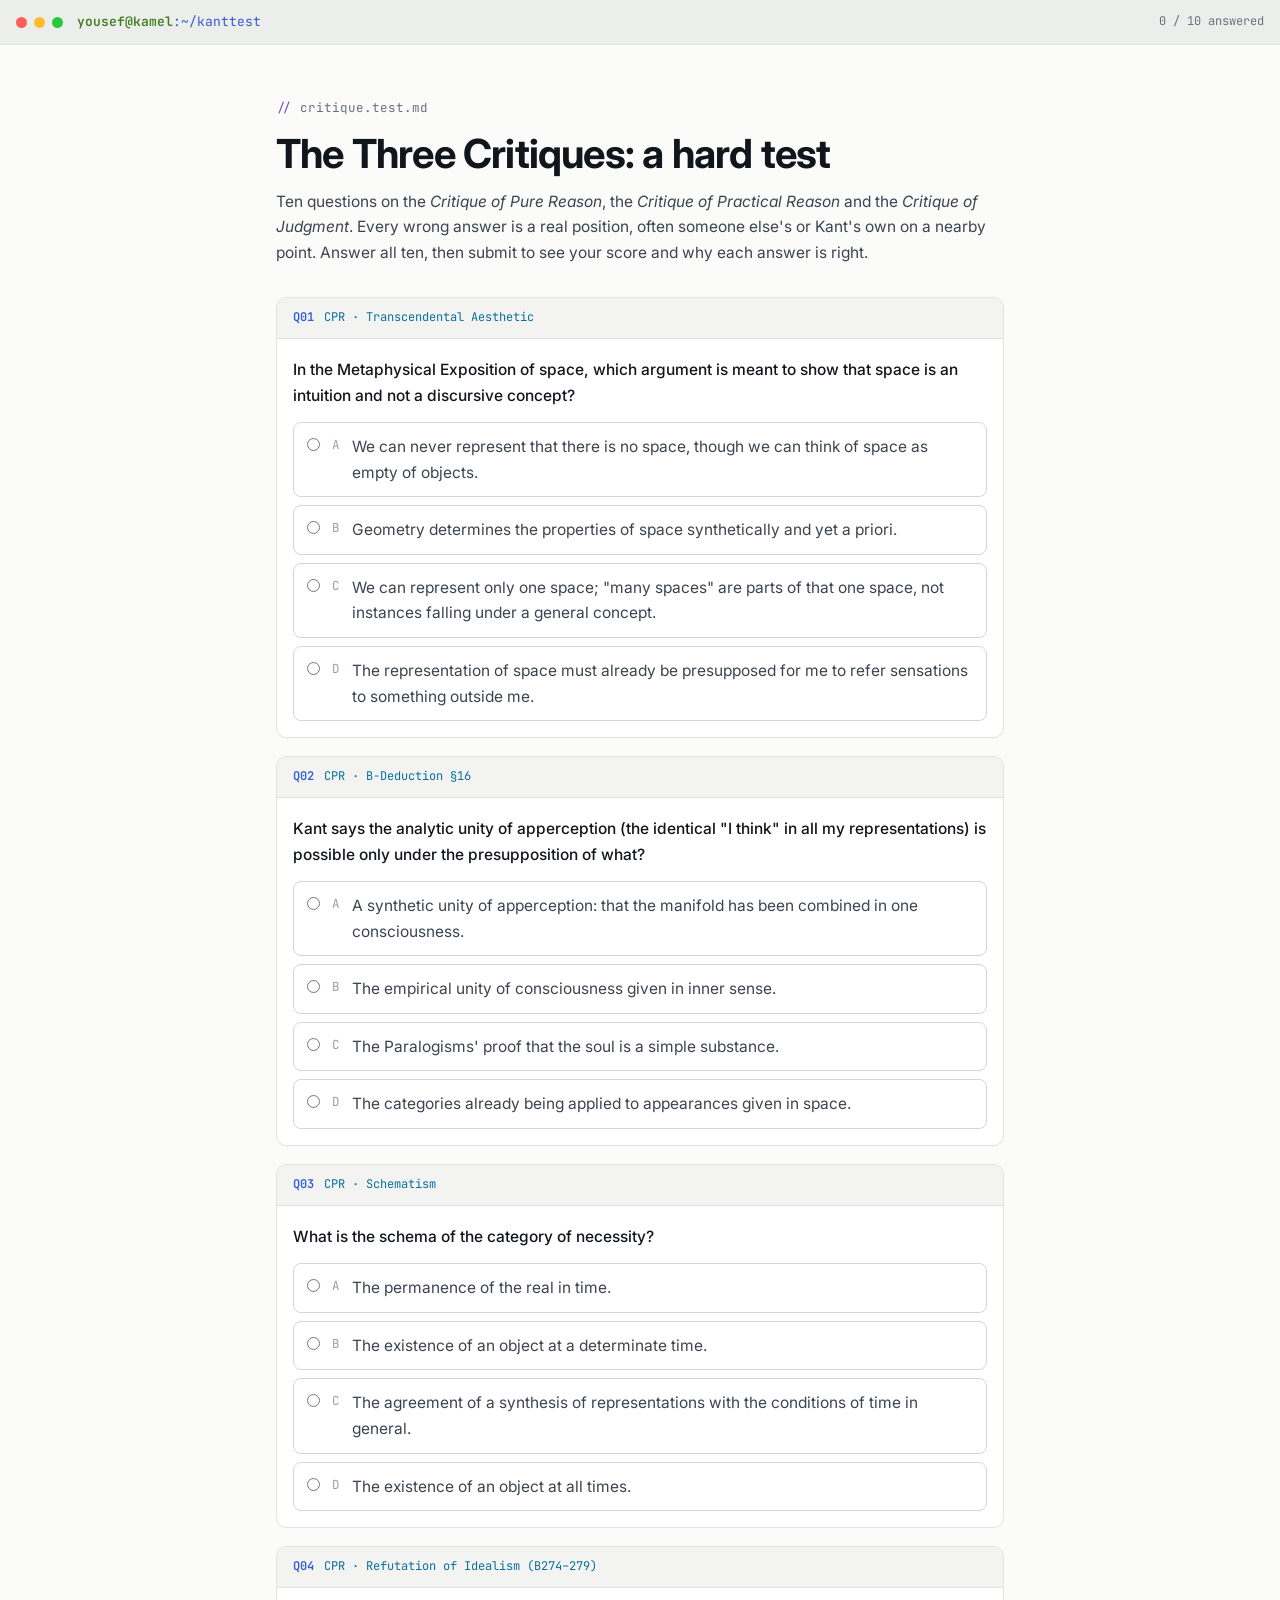
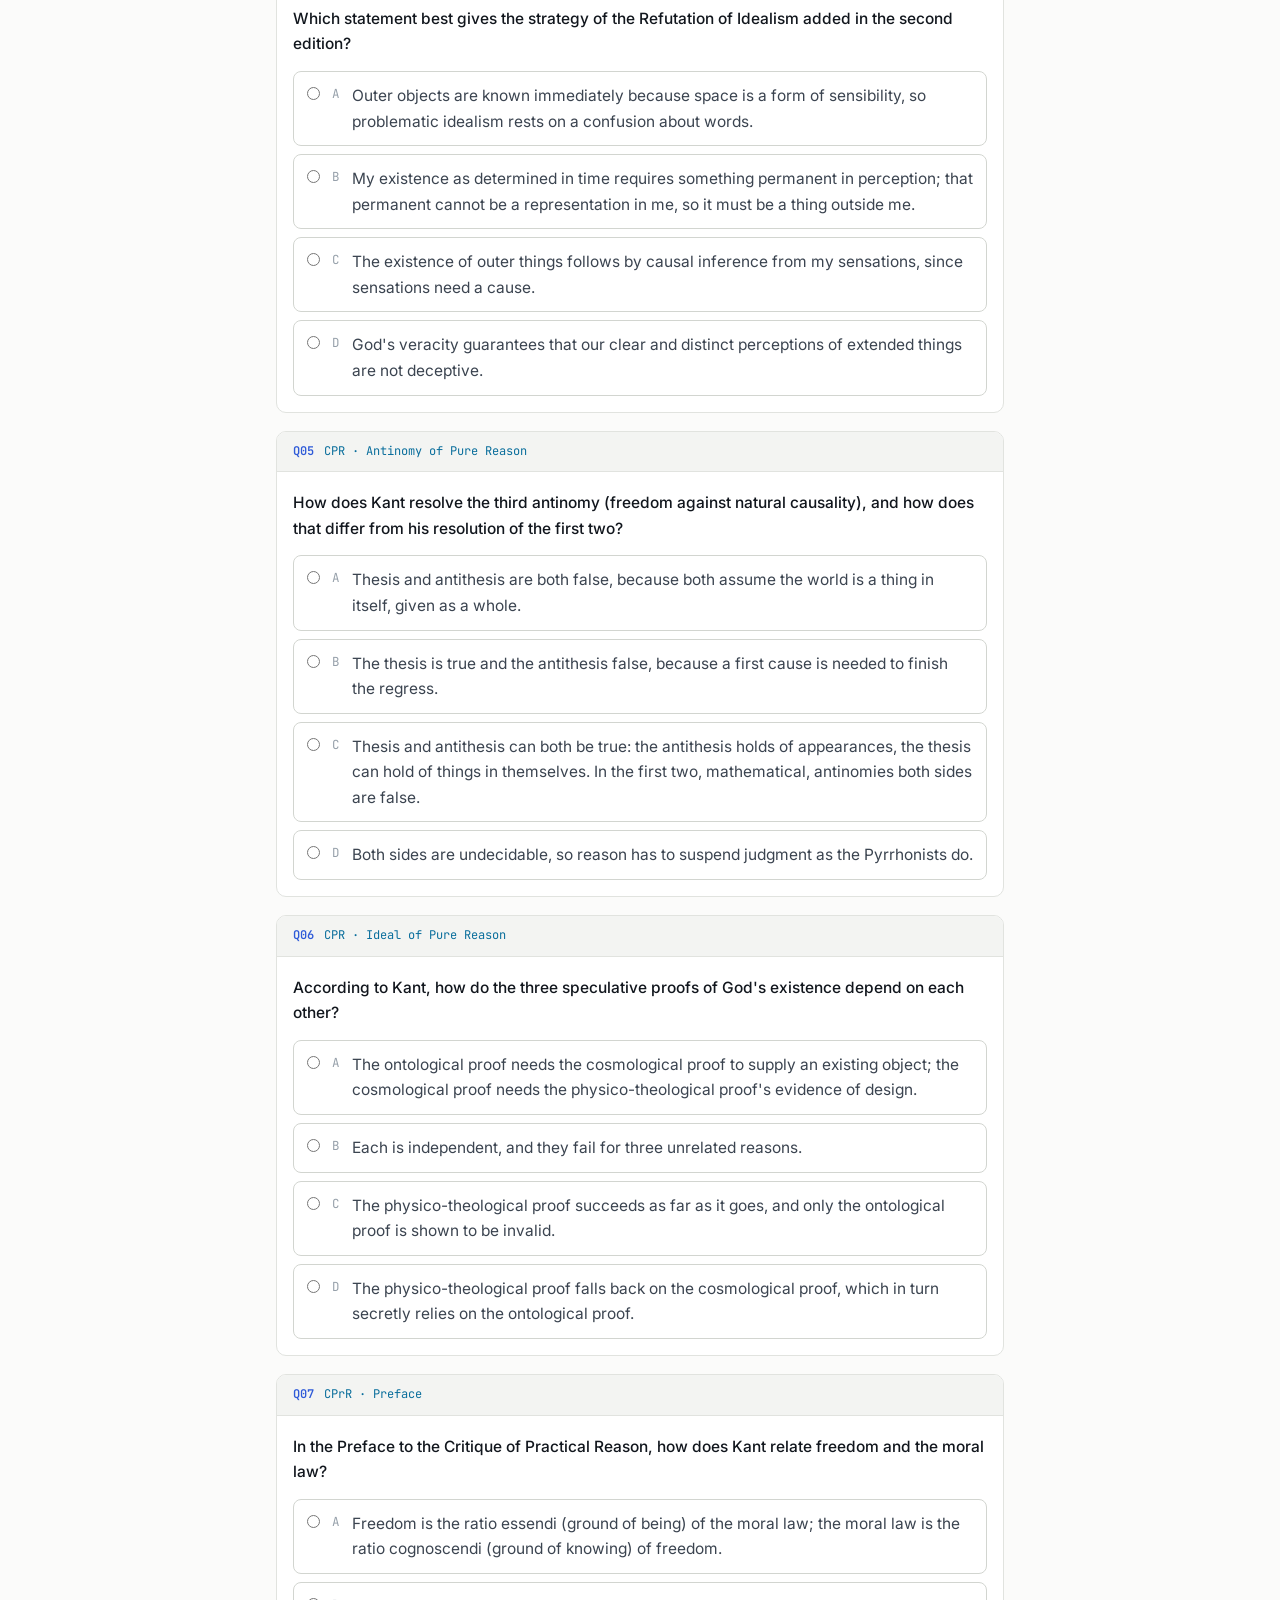
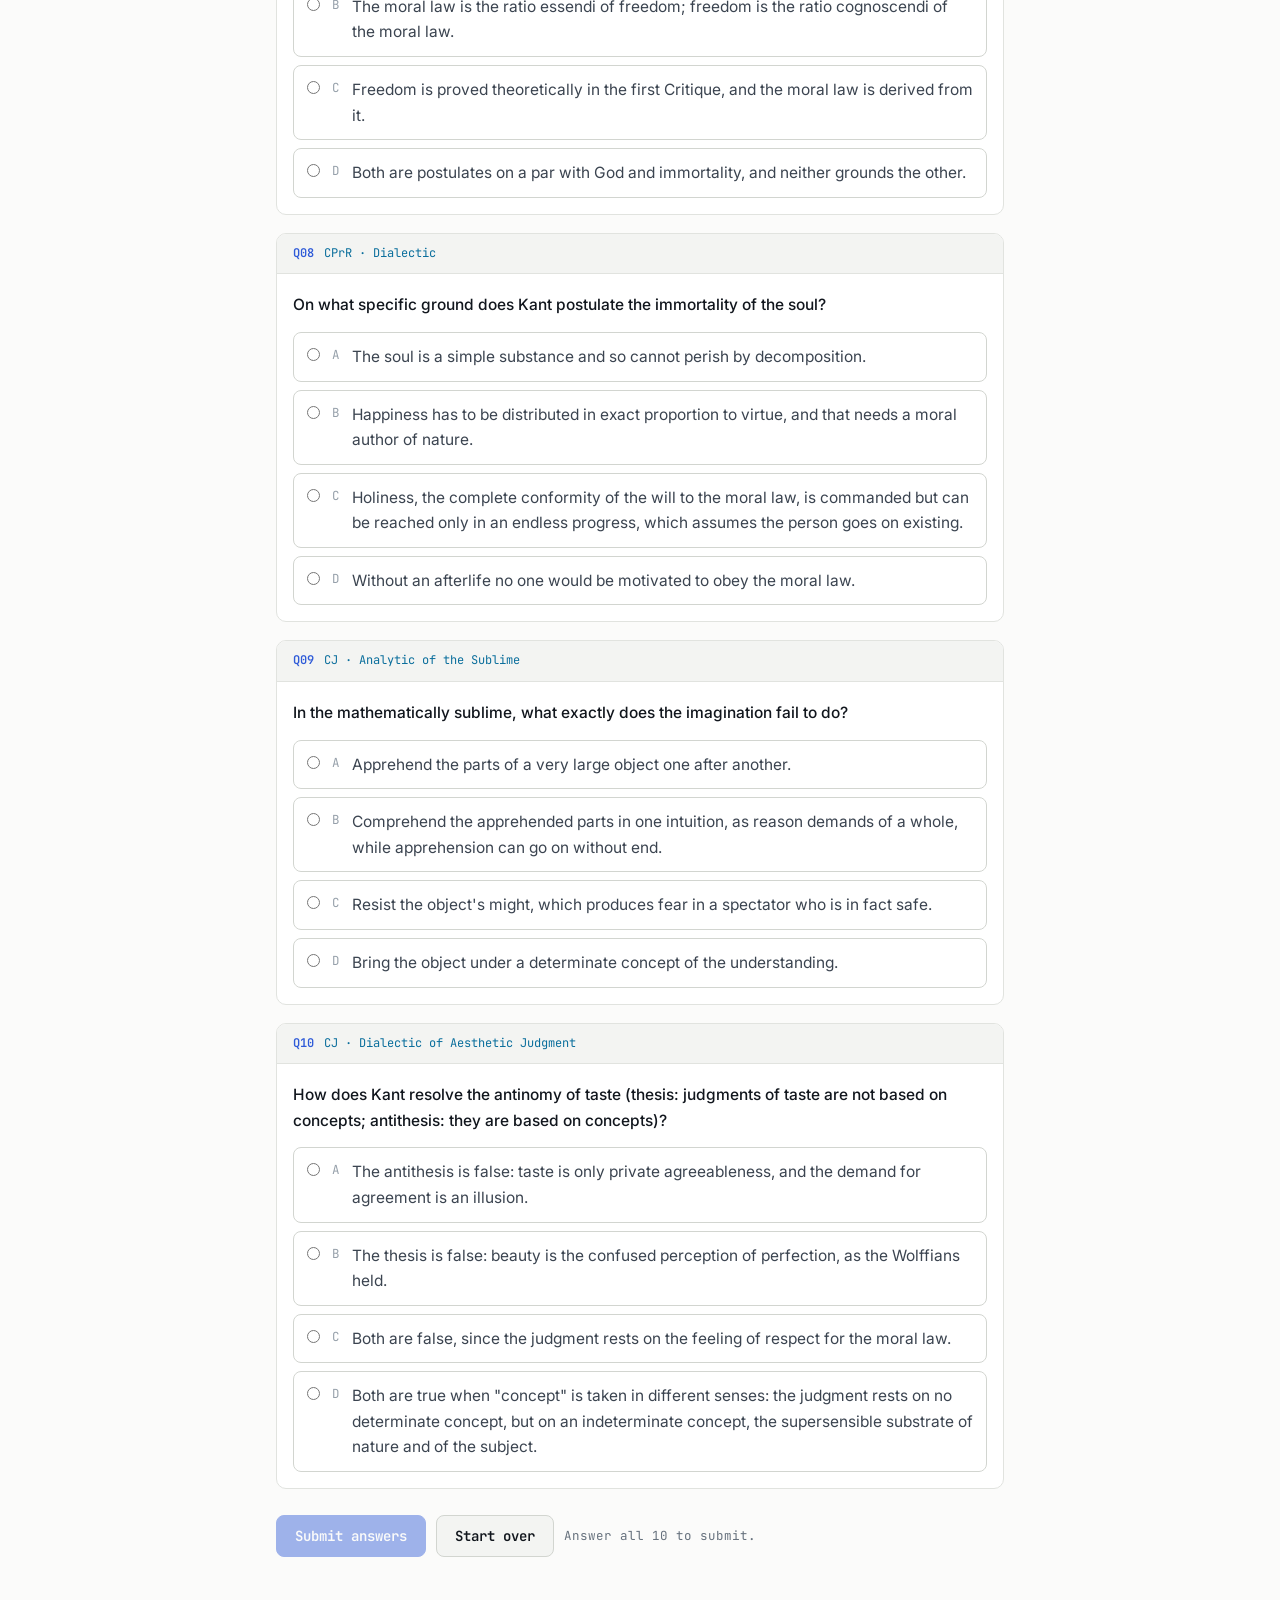
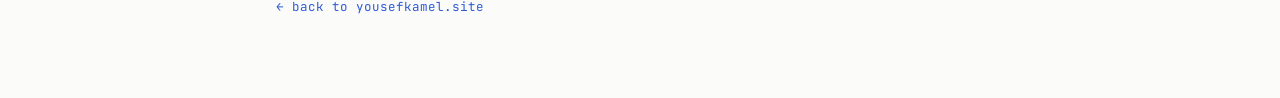
<file: kanttest/index.html>
<!DOCTYPE html>
<html lang="en">
<head>
  <meta charset="UTF-8">
  <meta name="viewport" content="width=device-width, initial-scale=1.0">
  <title>Kant Critiques Test</title>
  <meta name="description" content="A hard ten-question test on Kant's three Critiques: pure reason, practical reason and judgment.">
  <meta name="theme-color" content="#0d1117">
  <link rel="preconnect" href="https://fonts.googleapis.com">
  <link rel="preconnect" href="https://fonts.gstatic.com" crossorigin>
  <link href="https://fonts.googleapis.com/css2?family=Inter:wght@400;500;600;700&family=JetBrains+Mono:wght@400;500;600;700&display=swap" rel="stylesheet">
  <style>
    /* The same editor palette as the main site */
    :root {
      --bg: #0d1117; --panel: #11161d; --pane: #0f141b; --bar: #0a0e13;
      --line: #1f2731; --line-2: #2a3440;
      --ink: #e6edf3; --ink-2: #b4bfcb; --muted: #7d8a97; --faint: #56616d;
      --accent: #7aa2f7; --accent-soft: rgba(122, 162, 247, 0.12);
      --green: #9ece6a; --green-soft: rgba(158, 206, 106, 0.12);
      --red: #f7768e; --red-soft: rgba(247, 118, 142, 0.12);
      --orange: #e0af68; --purple: #bb9af7; --cyan: #7dcfff;
      --mono: 'JetBrains Mono', ui-monospace, SFMono-Regular, Menlo, Consolas, monospace;
      --sans: 'Inter', system-ui, -apple-system, 'Segoe UI', sans-serif;
      color-scheme: dark;
    }
    @media (prefers-color-scheme: light) {
      :root {
        --bg: #fbfbfa; --panel: #f3f4f2; --pane: #ffffff; --bar: #eceeeb;
        --line: #e1e3df; --line-2: #d2d5d0;
        --ink: #11161d; --ink-2: #3b4450; --muted: #66717d; --faint: #96a0aa;
        --accent: #2f5bd8; --accent-soft: rgba(47, 91, 216, 0.09);
        --green: #3f7d1c; --green-soft: rgba(63, 125, 28, 0.1);
        --red: #c2284a; --red-soft: rgba(194, 40, 74, 0.08);
        --orange: #a45c00; --purple: #7a42c8; --cyan: #0a6e9c;
        color-scheme: light;
      }
    }

    *, *::before, *::after { box-sizing: border-box; }
    body {
      margin: 0; background: var(--bg); color: var(--ink);
      font-family: var(--sans); font-size: 15.5px; line-height: 1.65;
      -webkit-font-smoothing: antialiased;
    }
    a { color: inherit; text-decoration: none; }
    ::selection { background: var(--accent); color: var(--bg); }
    :focus-visible { outline: 2px solid var(--accent); outline-offset: 2px; border-radius: 4px; }

    .titlebar { position: sticky; top: 0; z-index: 10; background: var(--bar); border-bottom: 1px solid var(--line); }
    .titlebar-inner { height: 44px; display: flex; align-items: center; gap: 14px; padding: 0 16px; }
    .lights { display: inline-flex; gap: 7px; flex: none; }
    .lights i { width: 11px; height: 11px; border-radius: 50%; background: #ff5f57; }
    .lights i:nth-child(2) { background: #febc2e; }
    .lights i:nth-child(3) { background: #28c840; }
    .brand { font-family: var(--mono); font-size: 13px; color: var(--ink-2); white-space: nowrap; overflow: hidden; text-overflow: ellipsis; }
    .brand-path { color: var(--green); font-weight: 600; }
    .brand-dim { color: var(--accent); }
    .progress { margin-left: auto; font-family: var(--mono); font-size: 12px; color: var(--muted); white-space: nowrap; }

    main { max-width: 760px; margin: 0 auto; padding: 40px 16px 80px; }
    .eyebrow { font-family: var(--mono); font-size: 12.5px; color: var(--muted); }
    .eyebrow .c { color: var(--purple); }
    h1 { margin: 10px 0 12px; font-size: clamp(28px, 6vw, 40px); line-height: 1.15; letter-spacing: -0.02em; }
    .lede { color: var(--ink-2); margin: 0 0 32px; }

    .q { background: var(--pane); border: 1px solid var(--line); border-radius: 10px; margin: 0 0 18px; overflow: hidden; }
    .q-head { display: flex; gap: 10px; align-items: center; padding: 10px 16px; background: var(--panel); border-bottom: 1px solid var(--line); font-family: var(--mono); font-size: 12px; color: var(--muted); }
    .q-head .num { color: var(--accent); font-weight: 600; }
    .q-head .src { color: var(--cyan); }
    .q-body { padding: 18px 16px 16px; }
    .q-text { margin: 0 0 14px; font-weight: 500; }
    .opts { display: grid; gap: 8px; margin: 0; padding: 0; border: 0; }
    .opt { display: flex; gap: 12px; align-items: flex-start; padding: 11px 13px; border: 1px solid var(--line-2); border-radius: 8px; cursor: pointer; color: var(--ink-2); transition: border-color .15s, background .15s; }
    .opt:hover { border-color: var(--accent); }
    .opt input { margin: 4px 0 0; accent-color: var(--accent); flex: none; }
    .opt .k { font-family: var(--mono); font-size: 12.5px; color: var(--faint); flex: none; padding-top: 1px; }
    .opt:has(input:checked) { border-color: var(--accent); background: var(--accent-soft); color: var(--ink); }
    .graded .opt { cursor: default; }
    .graded .opt:hover { border-color: var(--line-2); }
    .opt.right { border-color: var(--green); background: var(--green-soft); color: var(--ink); }
    .opt.wrong { border-color: var(--red); background: var(--red-soft); color: var(--ink); }
    .why { display: none; margin-top: 14px; padding: 12px 14px; border-left: 2px solid var(--accent); background: var(--accent-soft); border-radius: 0 6px 6px 0; font-size: 14.5px; color: var(--ink-2); }
    .graded .why { display: block; }
    .why b { color: var(--ink); }

    .actions { display: flex; flex-wrap: wrap; gap: 10px; align-items: center; margin-top: 26px; }
    button { font: 600 14px var(--mono); padding: 11px 18px; border-radius: 8px; cursor: pointer; border: 1px solid var(--line-2); background: var(--panel); color: var(--ink); }
    button.primary { background: var(--accent); border-color: var(--accent); color: var(--bg); }
    button:disabled { opacity: .45; cursor: not-allowed; }
    .hint { font-family: var(--mono); font-size: 12.5px; color: var(--muted); }

    .result { display: none; margin: 0 0 28px; padding: 18px 16px; border: 1px solid var(--line); border-radius: 10px; background: var(--panel); }
    .result.show { display: block; }
    .score { font-family: var(--mono); font-size: 30px; font-weight: 700; color: var(--accent); }
    .verdict { color: var(--ink-2); margin-top: 4px; }

    footer { margin-top: 40px; font-family: var(--mono); font-size: 12.5px; color: var(--muted); }
    footer a { color: var(--accent); }
  </style>
</head>
<body>
  <header class="titlebar">
    <div class="titlebar-inner">
      <span class="lights" aria-hidden="true"><i></i><i></i><i></i></span>
      <a href="/" class="brand" aria-label="Yousef Kamel, home"><span class="brand-path">yousef@kamel</span><span class="brand-dim">:~/kanttest</span></a>
      <span class="progress" id="progress">0 / 10 answered</span>
    </div>
  </header>

  <main>
    <p class="eyebrow"><span class="c">// </span>critique.test.md</p>
    <h1>The Three Critiques: a hard test</h1>
    <p class="lede">Ten questions on the <em>Critique of Pure Reason</em>, the <em>Critique of Practical Reason</em> and the <em>Critique of Judgment</em>. Every wrong answer is a real position, often someone else's or Kant's own on a nearby point. Answer all ten, then submit to see your score and why each answer is right.</p>

    <div class="result" id="result" aria-live="polite">
      <div class="score" id="score"></div>
      <div class="verdict" id="verdict"></div>
    </div>

    <form id="quiz"></form>

    <div class="actions">
      <button class="primary" id="submit" disabled>Submit answers</button>
      <button id="reset" type="button">Start over</button>
      <span class="hint" id="hint">Answer all 10 to submit.</span>
    </div>

    <footer><a href="/">← back to yousefkamel.site</a></footer>
  </main>

  <script>
    // `a` is the index of the correct option.
    const QUESTIONS = [
      {
        src: "CPR · Transcendental Aesthetic",
        q: "In the Metaphysical Exposition of space, which argument is meant to show that space is an intuition and not a discursive concept?",
        o: [
          "We can never represent that there is no space, though we can think of space as empty of objects.",
          "Geometry determines the properties of space synthetically and yet a priori.",
          "We can represent only one space; \"many spaces\" are parts of that one space, not instances falling under a general concept.",
          "The representation of space must already be presupposed for me to refer sensations to something outside me."
        ],
        a: 2,
        why: "A concept holds its instances <b>under</b> it; space holds its parts <b>in</b> it, and the parts come only by limiting the one space. That is the argument that space is an intuition. Option A shows that space is <b>a priori</b>, which is a different argument. Option D is the first argument, also about a priority. Option B belongs to the <b>Transcendental</b> Exposition, not the Metaphysical one."
      },
      {
        src: "CPR · B-Deduction §16",
        q: "Kant says the analytic unity of apperception (the identical \"I think\" in all my representations) is possible only under the presupposition of what?",
        o: [
          "A synthetic unity of apperception: that the manifold has been combined in one consciousness.",
          "The empirical unity of consciousness given in inner sense.",
          "The Paralogisms' proof that the soul is a simple substance.",
          "The categories already being applied to appearances given in space."
        ],
        a: 0,
        why: "§16: \"the analytical unity of apperception is possible only under the presupposition of some synthetic unity.\" I can be aware of an identical I across my representations only because I have combined them, so synthesis comes first. Empirical apperception (B) is contingent and comes after. The Paralogisms (C) argue against any such proof. Applying the categories to appearances in space (D) is the second step of the B-Deduction, §26."
      },
      {
        src: "CPR · Schematism",
        q: "What is the schema of the category of necessity?",
        o: [
          "The permanence of the real in time.",
          "The existence of an object at a determinate time.",
          "The agreement of a synthesis of representations with the conditions of time in general.",
          "The existence of an object at all times."
        ],
        a: 3,
        why: "The three schemata of modality are: possibility, agreement with the conditions of time in general (C); actuality, existence at a determinate time (B); and necessity, <b>existence of an object at all times</b>. The permanence of the real in time (A) is the schema of <b>substance</b>."
      },
      {
        src: "CPR · Refutation of Idealism (B274–279)",
        q: "Which statement best gives the strategy of the Refutation of Idealism added in the second edition?",
        o: [
          "Outer objects are known immediately because space is a form of sensibility, so problematic idealism rests on a confusion about words.",
          "My existence as determined in time requires something permanent in perception; that permanent cannot be a representation in me, so it must be a thing outside me.",
          "The existence of outer things follows by causal inference from my sensations, since sensations need a cause.",
          "God's veracity guarantees that our clear and distinct perceptions of extended things are not deceptive."
        ],
        a: 1,
        why: "Kant turns the problematic idealist's (Descartes') own premise against them. Empirically determined consciousness of my existence in time is possible only by reference to something persistent, and every representation in inner sense changes. So inner experience depends on outer experience. Option C is exactly the inference from effects to causes that Kant says is unreliable, which is why he gives an <b>immediate</b> proof. Option D is Descartes' answer."
      },
      {
        src: "CPR · Antinomy of Pure Reason",
        q: "How does Kant resolve the third antinomy (freedom against natural causality), and how does that differ from his resolution of the first two?",
        o: [
          "Thesis and antithesis are both false, because both assume the world is a thing in itself, given as a whole.",
          "The thesis is true and the antithesis false, because a first cause is needed to finish the regress.",
          "Thesis and antithesis can both be true: the antithesis holds of appearances, the thesis can hold of things in themselves. In the first two, mathematical, antinomies both sides are false.",
          "Both sides are undecidable, so reason has to suspend judgment as the Pyrrhonists do."
        ],
        a: 2,
        why: "The mathematical antinomies (1 and 2) are contraries that share a false assumption, so both sides fail (A applies to them, not to the third). In the dynamical antinomies (3 and 4) the unconditioned condition can lie outside the series of appearances, so <b>both sides may be true</b>, in different senses. This leaves room for freedom without proving it is real."
      },
      {
        src: "CPR · Ideal of Pure Reason",
        q: "According to Kant, how do the three speculative proofs of God's existence depend on each other?",
        o: [
          "The ontological proof needs the cosmological proof to supply an existing object; the cosmological proof needs the physico-theological proof's evidence of design.",
          "Each is independent, and they fail for three unrelated reasons.",
          "The physico-theological proof succeeds as far as it goes, and only the ontological proof is shown to be invalid.",
          "The physico-theological proof falls back on the cosmological proof, which in turn secretly relies on the ontological proof."
        ],
        a: 3,
        why: "Design can at most show an architect, not a creator. To reach a necessary, all-sufficient being the physico-theological proof switches to the cosmological argument. That argument then has to identify the necessary being with the <i>ens realissimum</i>, which is the ontological move. So everything depends on the ontological proof, which fails because \"being is obviously not a real predicate.\" Option A gives the dependency in reverse."
      },
      {
        src: "CPrR · Preface",
        q: "In the Preface to the Critique of Practical Reason, how does Kant relate freedom and the moral law?",
        o: [
          "Freedom is the ratio essendi (ground of being) of the moral law; the moral law is the ratio cognoscendi (ground of knowing) of freedom.",
          "The moral law is the ratio essendi of freedom; freedom is the ratio cognoscendi of the moral law.",
          "Freedom is proved theoretically in the first Critique, and the moral law is derived from it.",
          "Both are postulates on a par with God and immortality, and neither grounds the other."
        ],
        a: 0,
        why: "Without freedom there would be no moral law, so freedom is its <b>ground of being</b>. Without consciousness of the moral law, given as a \"fact of reason\", we would never be justified in assuming freedom, so the law is our <b>ground of knowing</b> freedom. Option B reverses it. Option C contradicts the first Critique, which only shows freedom is not contradictory. Option D is wrong because freedom is the one idea whose reality is revealed through the moral law. God and immortality are postulated only to make the highest good possible."
      },
      {
        src: "CPrR · Dialectic",
        q: "On what specific ground does Kant postulate the immortality of the soul?",
        o: [
          "The soul is a simple substance and so cannot perish by decomposition.",
          "Happiness has to be distributed in exact proportion to virtue, and that needs a moral author of nature.",
          "Holiness, the complete conformity of the will to the moral law, is commanded but can be reached only in an endless progress, which assumes the person goes on existing.",
          "Without an afterlife no one would be motivated to obey the moral law."
        ],
        a: 2,
        why: "The highest good requires holiness, and no rational being in the sensible world can achieve holiness at any moment. So it can be found only in a progress <i>in infinitum</i>, which presupposes the endless existence of the same person. Option B is the ground for postulating <b>God</b>. Option A is Mendelssohn's argument, which the Paralogisms refute. Option D would make morality heteronomous."
      },
      {
        src: "CJ · Analytic of the Sublime",
        q: "In the mathematically sublime, what exactly does the imagination fail to do?",
        o: [
          "Apprehend the parts of a very large object one after another.",
          "Comprehend the apprehended parts in one intuition, as reason demands of a whole, while apprehension can go on without end.",
          "Resist the object's might, which produces fear in a spectator who is in fact safe.",
          "Bring the object under a determinate concept of the understanding."
        ],
        a: 1,
        why: "Apprehension (A) can go on forever. What reaches a maximum is <b>comprehension</b> (<i>comprehensio aesthetica</i>), holding it all together in one intuition. Reason demands totality and the imagination cannot provide it. That failure reveals a supersensible power in us that surpasses every standard of sense. Option C describes the <b>dynamically</b> sublime. Option D is irrelevant, since aesthetic judgments are not determined by concepts at all."
      },
      {
        src: "CJ · Dialectic of Aesthetic Judgment",
        q: "How does Kant resolve the antinomy of taste (thesis: judgments of taste are not based on concepts; antithesis: they are based on concepts)?",
        o: [
          "The antithesis is false: taste is only private agreeableness, and the demand for agreement is an illusion.",
          "The thesis is false: beauty is the confused perception of perfection, as the Wolffians held.",
          "Both are false, since the judgment rests on the feeling of respect for the moral law.",
          "Both are true when \"concept\" is taken in different senses: the judgment rests on no determinate concept, but on an indeterminate concept, the supersensible substrate of nature and of the subject."
        ],
        a: 3,
        why: "This mirrors the dynamical antinomies. Taste cannot be <b>proved</b> from a determinate concept (thesis). Yet it claims universal validity, which needs <i>some</i> concept (antithesis). The solution is the indeterminate, indeed indeterminable, concept of the supersensible, which grounds the subjective purposiveness of nature for our judgment. Option B is the rationalist account Kant rejects in the Third Moment. Option A collapses the beautiful into the agreeable."
      }
    ];

    const LETTERS = "ABCD";
    const form = document.getElementById("quiz");
    const submit = document.getElementById("submit");
    const hint = document.getElementById("hint");
    const progress = document.getElementById("progress");
    const result = document.getElementById("result");

    function render() {
      form.innerHTML = QUESTIONS.map((item, i) => `
        <section class="q" id="q${i}">
          <div class="q-head"><span class="num">Q${String(i + 1).padStart(2, "0")}</span><span class="src">${item.src}</span></div>
          <div class="q-body">
            <p class="q-text">${item.q}</p>
            <fieldset class="opts">
              <legend class="sr" hidden>Question ${i + 1}</legend>
              ${item.o.map((text, j) => `
                <label class="opt" data-j="${j}">
                  <input type="radio" name="q${i}" value="${j}">
                  <span class="k">${LETTERS[j]}</span>
                  <span>${text}</span>
                </label>`).join("")}
            </fieldset>
            <div class="why">${item.why}</div>
          </div>
        </section>`).join("");
    }

    function answered() {
      return QUESTIONS.filter((_, i) => form.querySelector(`input[name=q${i}]:checked`)).length;
    }

    function update() {
      const n = answered();
      progress.textContent = `${n} / ${QUESTIONS.length} answered`;
      submit.disabled = n < QUESTIONS.length;
      hint.textContent = n < QUESTIONS.length ? `Answer all ${QUESTIONS.length} to submit.` : "Ready.";
    }

    function grade() {
      let score = 0;
      QUESTIONS.forEach((item, i) => {
        const section = document.getElementById(`q${i}`);
        const picked = Number(form.querySelector(`input[name=q${i}]:checked`).value);
        if (picked === item.a) score++;
        section.classList.add("graded");
        section.querySelectorAll(".opt").forEach(label => {
          const j = Number(label.dataset.j);
          if (j === item.a) label.classList.add("right");
          else if (j === picked) label.classList.add("wrong");
        });
        section.querySelectorAll("input").forEach(input => input.disabled = true);
      });
      const verdicts = [
        [10, "Perfect. You may have the Akademie edition at home."],
        [8, "Excellent. You've read Kant closely, not just the commentaries."],
        [6, "Solid. The architecture is clear to you; the details still slip."],
        [4, "A fair start. The Dialectics are worth another read."],
        [0, "Kant is hard. Read the explanations below and try again."]
      ];
      document.getElementById("score").textContent = `${score} / ${QUESTIONS.length}`;
      document.getElementById("verdict").textContent = verdicts.find(([min]) => score >= min)[1];
      result.classList.add("show");
      submit.disabled = true;
      hint.textContent = "Graded. Explanations are under each question.";
      progress.textContent = `score ${score} / ${QUESTIONS.length}`;
      result.scrollIntoView({ behavior: "smooth", block: "center" });
    }

    form.addEventListener("change", update);
    submit.addEventListener("click", e => { e.preventDefault(); grade(); });
    document.getElementById("reset").addEventListener("click", () => {
      result.classList.remove("show");
      render();
      update();
      window.scrollTo({ top: 0, behavior: "smooth" });
    });

    render();
    update();
  </script>
</body>
</html>
</file>
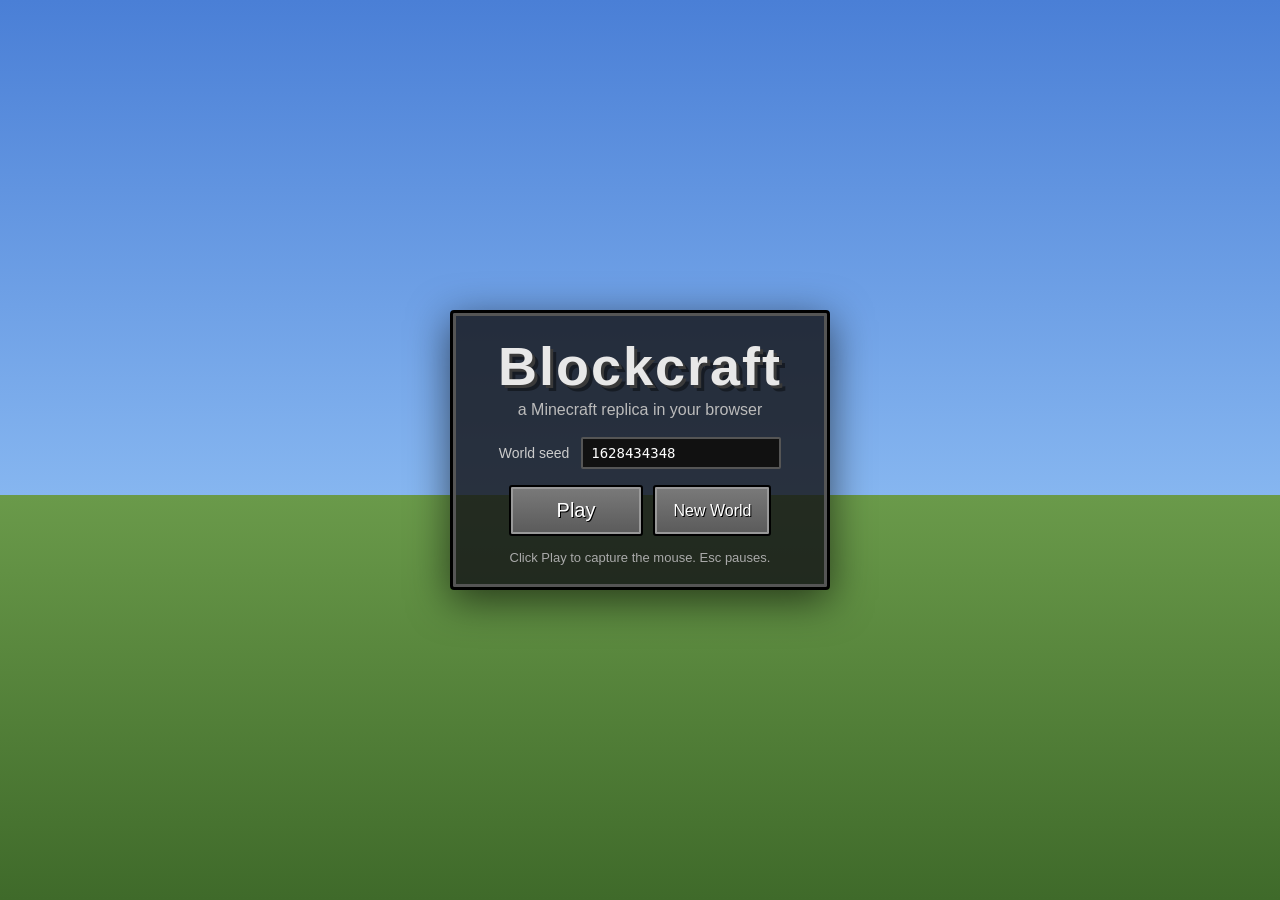
<file: demos/blockcraft/index.html>
<!DOCTYPE html>
<html lang="en">
<head>
<meta charset="utf-8">
<meta name="viewport" content="width=device-width, initial-scale=1">
<title>Blockcraft</title>
<link rel="stylesheet" href="css/style.css">
</head>
<body>
<canvas id="gl"></canvas>

<!-- HUD -->
<div id="hud" class="hidden">
  <div id="crosshair"></div>
  <div id="info"></div>
  <div id="hotbar"></div>
  <div id="heldname"></div>
  <div id="toast"></div>
  <div id="vignette"></div>
  <div id="water-overlay"></div>
</div>

<!-- Start screen -->
<div id="start" class="screen">
  <div class="panel">
    <h1>Blockcraft</h1>
    <p class="sub">a Minecraft replica in your browser</p>
    <label class="seedrow">World seed <input id="seedInput" type="text" spellcheck="false"></label>
    <div class="row">
      <button id="playBtn" class="big">Play</button>
      <button id="newWorldBtn">New World</button>
    </div>
    <p class="hint">Click Play to capture the mouse. Esc pauses.</p>
  </div>
</div>

<!-- Pause menu -->
<div id="pause" class="screen hidden">
  <div class="panel">
    <h2>Game Paused</h2>
    <button id="resumeBtn" class="big">Resume</button>
    <div class="controls">
      <div><b>W A S D</b> move</div>
      <div><b>Space</b> jump / fly up</div>
      <div><b>Shift</b> sneak / fly down</div>
      <div><b>Ctrl</b> sprint</div>
      <div><b>Double Space</b> toggle flight</div>
      <div><b>Left click</b> break block</div>
      <div><b>Right click</b> place block</div>
      <div><b>Middle click</b> pick block</div>
      <div><b>1-9 / wheel</b> select hotbar</div>
      <div><b>E</b> block picker</div>
      <div><b>F</b> toggle flight</div>
      <div><b>F3</b> debug info</div>
      <div><b>M</b> mute sound</div>
      <div><b>Esc</b> pause</div>
    </div>
    <div class="row">
      <button id="saveBtn">Save World</button>
      <button id="resetBtn">Reset World</button>
    </div>
  </div>
</div>

<!-- Block picker -->
<div id="picker" class="screen hidden">
  <div class="panel wide">
    <h2>Blocks</h2>
    <div id="pickerGrid"></div>
    <p class="hint">Click a block to put it in the selected hotbar slot. E or Esc to close.</p>
  </div>
</div>

<script src="js/textures.js"></script>
<script src="js/textures_extra.js"></script>
<script src="js/blocks.js"></script>
<script src="js/worldgen.js"></script>
<script src="js/sound.js"></script>
<script src="js/world.js"></script>
<script src="js/mesher.js"></script>
<script src="js/renderer.js"></script>
<script src="js/player.js"></script>
<script src="js/ui.js"></script>
<script src="js/main.js"></script>
</body>
</html>
</file>
<file: styles.css>
/* yousefkamel.site, as a code editor (2026-10-22): a title bar with tabs, a file explorer beside the page, editor panes
   with file names, code-coloured labels and a status bar. Dark by default; a matching light theme. */

/* ---------- Tokens ---------- */
:root {
  --bg: #0d1117;
  --panel: #11161d;
  --pane: #0f141b;
  --bar: #0a0e13;
  --line: #1f2731;
  --line-2: #2a3440;
  --ink: #e6edf3;
  --ink-2: #b4bfcb;
  --muted: #7d8a97;
  --faint: #56616d;
  --accent: #7aa2f7;
  --accent-soft: rgba(122, 162, 247, 0.12);
  --green: #9ece6a;
  --orange: #e0af68;
  --purple: #bb9af7;
  --cyan: #7dcfff;
  --red: #f7768e;
  --live: #9ece6a;
  --wip: #e0af68;
  --radius: 10px;
  --mono: 'JetBrains Mono', ui-monospace, SFMono-Regular, Menlo, Consolas, monospace;
  --sans: 'Inter', system-ui, -apple-system, 'Segoe UI', sans-serif;
  --top: 86px; /* the title bar and the tabs */
  --side: 248px;
  color-scheme: dark;
}
@media (prefers-color-scheme: light) {
  :root {
    --bg: #fbfbfa;
    --panel: #f3f4f2;
    --pane: #ffffff;
    --bar: #eceeeb;
    --line: #e1e3df;
    --line-2: #d2d5d0;
    --ink: #11161d;
    --ink-2: #3b4450;
    --muted: #66717d;
    --faint: #96a0aa;
    --accent: #2f5bd8;
    --accent-soft: rgba(47, 91, 216, 0.09);
    --green: #3f7d1c;
    --orange: #a45c00;
    --purple: #7a42c8;
    --cyan: #0a6e9c;
    --red: #c2284a;
    --live: #2f8a3a;
    --wip: #a45c00;
    color-scheme: light;
  }
}

/* ---------- Base ---------- */
*, *::before, *::after { box-sizing: border-box; }
html { scroll-behavior: smooth; scroll-padding-top: calc(var(--top) + 16px); }
body {
  margin: 0;
  background: var(--bg);
  color: var(--ink);
  font-family: var(--sans);
  font-size: 15.5px;
  line-height: 1.65;
  -webkit-font-smoothing: antialiased;
  text-rendering: optimizeLegibility;
  padding-bottom: 28px; /* the status bar */
}
img { max-width: 100%; display: block; }
a { color: inherit; text-decoration: none; }
h1, h2, h3, h4 { margin: 0; letter-spacing: -0.01em; line-height: 1.2; }
p { margin: 0; }
ul, ol { margin: 0; padding: 0; list-style: none; }
strong { color: var(--ink); font-weight: 600; }
::selection { background: var(--accent); color: var(--bg); }
:focus-visible { outline: 2px solid var(--accent); outline-offset: 2px; border-radius: 4px; }
.skip { position: absolute; left: -999px; top: 8px; z-index: 100; background: var(--accent); color: var(--bg); padding: 8px 12px; border-radius: 6px; font-family: var(--mono); }
.skip:focus { left: 8px; }

/* code tokens */
.tok-com { color: var(--muted); font-style: italic; }
.tok-str { color: var(--green); }
.tok-fn { color: var(--accent); }
.tok-key { color: var(--purple); }
.tok-dir { color: var(--cyan); }
.tok-dim { color: var(--faint); }

/* ---------- The window: title bar and tabs ---------- */
.titlebar {
  position: sticky; top: 0; z-index: 50;
  background: var(--bar);
  border-bottom: 1px solid var(--line);
}
.titlebar-inner {
  height: 44px; display: flex; align-items: center; gap: 14px;
  padding: 0 16px;
}
.lights { display: inline-flex; gap: 7px; flex: none; }
.lights i { width: 11px; height: 11px; border-radius: 50%; background: #ff5f57; }
.lights i:nth-child(2) { background: #febc2e; }
.lights i:nth-child(3) { background: #28c840; }
.brand { font-family: var(--mono); font-size: 13px; color: var(--ink-2); white-space: nowrap; overflow: hidden; text-overflow: ellipsis; }
.brand-path { color: var(--green); font-weight: 600; }
.brand-dim { color: var(--accent); }
.titlebar-actions { margin-left: auto; display: flex; align-items: center; gap: 6px; }
.icon-link { display: inline-grid; place-items: center; width: 32px; height: 32px; border-radius: 6px; color: var(--muted); }
.icon-link:hover { color: var(--ink); background: var(--line); }

.tabs {
  display: flex; overflow-x: auto; scrollbar-width: none;
  background: var(--panel); border-top: 1px solid var(--line);
  height: 41px;
}
.tabs::-webkit-scrollbar { display: none; }
.tab {
  display: inline-flex; align-items: center; gap: 8px; flex: none;
  padding: 0 16px; font-family: var(--mono); font-size: 12.5px; color: var(--muted);
  border-right: 1px solid var(--line); border-top: 2px solid transparent;
  transition: color .15s, background .15s;
}
.tab:hover { color: var(--ink); background: var(--pane); }
.tab.active { color: var(--ink); background: var(--bg); border-top-color: var(--accent); }

/* file-type badges, as an editor shows them */
.ft { font-family: var(--mono); font-size: 9.5px; font-weight: 700; letter-spacing: 0.02em; min-width: 16px; text-align: center; }
.ft-md { color: var(--cyan); }
.ft-ts { color: var(--accent); }
.ft-json { color: var(--orange); }
.ft-dir { color: var(--muted); font-size: 11px; }
.ft-yml { color: var(--purple); font-size: 13px; }
.ft-sh { color: var(--green); font-size: 12px; }
.ft-pdf { color: var(--red); font-size: 8.5px; }

/* ---------- Explorer + editor ---------- */
.workbench { display: grid; grid-template-columns: var(--side) minmax(0, 1fr); min-height: calc(100vh - var(--top)); }
.explorer {
  position: sticky; top: var(--top); align-self: start;
  height: calc(100vh - var(--top) - 28px); overflow: auto;
  background: var(--panel); border-right: 1px solid var(--line);
  padding: 14px 0; display: flex; flex-direction: column;
  font-family: var(--mono); font-size: 12.5px;
}
.explorer-head { padding: 0 16px 8px; color: var(--muted); font-size: 10.5px; letter-spacing: 0.12em; text-transform: uppercase; }
.explorer-root { padding: 2px 16px 4px; color: var(--ink-2); font-weight: 600; }
.tree a {
  display: flex; align-items: center; gap: 8px; padding: 3px 16px 3px 26px;
  color: var(--ink-2); border-left: 2px solid transparent;
}
.tree .tree-sub a { padding-left: 44px; color: var(--muted); }
.tree .tree-sub2 a { padding-left: 60px; }
.tree a:hover { background: var(--line); color: var(--ink); }
.tree a.active { background: var(--accent-soft); color: var(--ink); border-left-color: var(--accent); }
.explorer-foot { margin-top: auto; padding-top: 18px; border-top: 1px solid var(--line); }
.status-line { padding: 0 16px; color: var(--ink-2); display: flex; align-items: center; gap: 8px; }

.dot { width: 8px; height: 8px; border-radius: 50%; background: var(--live); display: inline-block; box-shadow: 0 0 0 3px color-mix(in srgb, var(--live) 22%, transparent); flex: none; }

.editor { min-width: 0; padding: 0 clamp(18px, 4vw, 56px) 40px; max-width: 1180px; }

/* ---------- Hero: the terminal ---------- */
.hero { padding: 44px 0 56px; }
.term {
  background: var(--pane); border: 1px solid var(--line-2); border-radius: var(--radius);
  overflow: hidden; max-width: 720px; margin-bottom: 36px;
  box-shadow: 0 20px 60px -30px rgba(0, 0, 0, 0.6);
}
.term-bar { display: flex; align-items: center; gap: 12px; padding: 9px 14px; background: var(--bar); border-bottom: 1px solid var(--line); font-family: var(--mono); font-size: 11.5px; color: var(--muted); }
.term-body { margin: 0; padding: 16px 18px 18px; font-family: var(--mono); font-size: 13.5px; line-height: 1.75; color: var(--ink-2); white-space: normal; min-height: 214px; }
.term-body .line { display: block; white-space: pre-wrap; }
.term-body .line.hidden { display: none; }
.term-body .out { color: var(--ink-2); padding-left: 2px; }
.prompt { color: var(--green); font-weight: 600; }
.prompt::after { content: " ❯"; color: var(--accent); }
.cmd { color: var(--ink); }
.cursor { display: inline-block; width: 8px; height: 16px; vertical-align: -3px; background: var(--ink); animation: blink 1.05s steps(1) infinite; }
@keyframes blink { 50% { opacity: 0; } }

.eyebrow { display: inline-flex; align-items: center; gap: 10px; font-family: var(--mono); font-size: 12.5px; color: var(--ink-2); border: 1px solid var(--line-2); background: var(--panel); padding: 5px 12px; border-radius: 999px; margin-bottom: 22px; }
.hero-title { font-family: var(--mono); font-size: clamp(30px, 4.6vw, 52px); font-weight: 700; letter-spacing: -0.03em; line-height: 1.1; margin-bottom: 20px; }
.accent { color: var(--accent); }
.hero-lede { max-width: 640px; color: var(--ink-2); font-size: 17px; margin-bottom: 28px; }
.hero-cta { display: flex; flex-wrap: wrap; gap: 10px; }

/* ---------- Buttons ---------- */
.btn {
  display: inline-flex; align-items: center; gap: 8px;
  font-family: var(--mono); font-size: 13px; font-weight: 500;
  padding: 9px 15px; border-radius: 7px;
  border: 1px solid var(--line-2); background: var(--panel); color: var(--ink);
  transition: border-color .15s, background .15s, transform .15s;
}
.btn:hover { border-color: var(--accent); background: var(--accent-soft); }
.btn:active { transform: translateY(1px); }
.btn-primary { background: var(--accent); border-color: var(--accent); color: var(--bg); }
.btn-primary .tok-dim { color: color-mix(in srgb, var(--bg) 60%, transparent); }
.btn-primary:hover { background: color-mix(in srgb, var(--accent) 88%, white); color: var(--bg); }
.btn-sm { padding: 6px 11px; font-size: 12px; }
.titlebar .btn-sm { background: transparent; gap: 0; }

/* ---------- Sections ---------- */
.section { padding: 56px 0 24px; border-top: 1px solid var(--line); }
.section-head { margin-bottom: 30px; max-width: 760px; }
.kicker { font-family: var(--mono); font-size: 13px; margin-bottom: 10px; display: flex; align-items: baseline; gap: 14px; }
.kicker .ln { color: var(--faint); font-size: 12px; min-width: 18px; text-align: right; }
.section h2 { font-family: var(--mono); font-size: clamp(24px, 3vw, 34px); font-weight: 700; letter-spacing: -0.02em; }
.section-lede { margin-top: 14px; color: var(--ink-2); font-size: 16.5px; }

/* ---------- Panes: every card is an editor pane with its file name ---------- */
.pane {
  position: relative;
  background: var(--pane); border: 1px solid var(--line); border-radius: var(--radius);
  padding: 52px 26px 26px; margin-bottom: 22px;
}
.pane::before {
  content: attr(data-file);
  position: absolute; inset: 0 0 auto 0; height: 34px;
  display: flex; align-items: center; padding: 0 14px 0 34px;
  font-family: var(--mono); font-size: 11.5px; color: var(--muted);
  background: var(--panel); border-bottom: 1px solid var(--line);
  border-radius: var(--radius) var(--radius) 0 0;
}
.pane::after { content: ""; position: absolute; top: 13px; left: 14px; width: 8px; height: 8px; border-radius: 2px; background: var(--accent); opacity: .7; }

.feature-label { font-family: var(--mono); font-size: 12px; color: var(--purple); margin-bottom: 6px; }
.pane h3 { font-family: var(--mono); font-size: 21px; font-weight: 700; margin-bottom: 10px; letter-spacing: -0.01em; }
.case-head { max-width: 820px; margin-bottom: 22px; }
.case-lede { color: var(--ink-2); }
.case p, .role p, .feature-body p { color: var(--ink-2); }
.case p + p, .feature-body p + p { margin-top: 12px; }
.small { font-size: 13.5px; margin-top: 14px; color: var(--muted) !important; }

.tag {
  display: inline-flex; align-items: center; gap: 6px; margin-bottom: 12px;
  font-family: var(--mono); font-size: 11px; font-weight: 600; letter-spacing: 0.04em;
  padding: 3px 9px; border-radius: 5px; border: 1px solid currentColor;
}
.tag::before { content: "●"; font-size: 8px; }
.tag-live { color: var(--live); background: color-mix(in srgb, var(--live) 10%, transparent); }
.tag-wip { color: var(--wip); background: color-mix(in srgb, var(--wip) 10%, transparent); }

/* the CRM data flow, as a pipeline */
.flow { display: grid; grid-template-columns: 1.1fr 24px 1fr 24px 1fr 24px 1fr; align-items: stretch; gap: 0; margin: 0 0 24px; padding: 18px; background: var(--panel); border: 1px dashed var(--line-2); border-radius: 8px; }
.flow-col { display: flex; flex-direction: column; gap: 8px; }
.flow-title { font-family: var(--mono); font-size: 11px; color: var(--muted); text-transform: lowercase; }
.flow-title::before { content: "./"; color: var(--faint); }
.flow-sources { display: flex; flex-wrap: wrap; gap: 5px; }
.flow-sources li { font-family: var(--mono); font-size: 11.5px; padding: 3px 8px; border-radius: 5px; background: var(--pane); border: 1px solid var(--line); color: var(--ink-2); }
.flow-node { flex: 1; background: var(--pane); border: 1px solid var(--line); border-radius: 7px; padding: 10px 12px; }
.flow-node b { display: block; font-family: var(--mono); font-size: 12.5px; color: var(--ink); margin-bottom: 4px; }
.flow-node span { font-size: 12.5px; color: var(--muted); line-height: 1.4; display: block; }
.flow-node-accent { border-color: var(--accent); background: var(--accent-soft); }
.flow-arrow { align-self: center; height: 2px; background: linear-gradient(90deg, var(--line-2), var(--accent)); position: relative; margin: 0 4px; }
.flow-arrow::after { content: "›"; position: absolute; right: -4px; top: -11px; color: var(--accent); font-family: var(--mono); font-size: 16px; }

.case-grid { display: grid; grid-template-columns: repeat(3, minmax(0, 1fr)); gap: 12px; margin-bottom: 20px; }
.point { background: var(--panel); border: 1px solid var(--line); border-radius: 8px; padding: 14px 16px; }
.point h4 { font-family: var(--mono); font-size: 13px; color: var(--ink); margin-bottom: 6px; }
.point h4::before { content: "fn "; color: var(--purple); font-weight: 400; }
.point p { font-size: 14px; }

/* chips, as tokens */
.chips { display: flex; flex-wrap: wrap; gap: 6px; }
.chips li { font-family: var(--mono); font-size: 11.5px; padding: 3px 9px; border-radius: 5px; color: var(--cyan); background: color-mix(in srgb, var(--cyan) 8%, transparent); border: 1px solid color-mix(in srgb, var(--cyan) 22%, transparent); }
.chips-lg li { font-size: 12.5px; padding: 5px 11px; }

.bullets { display: grid; gap: 7px; margin: 12px 0 16px; }
.bullets li { position: relative; padding-left: 20px; color: var(--ink-2); }
.bullets li::before { content: "→"; position: absolute; left: 0; color: var(--accent); font-family: var(--mono); }

.case-media { display: grid; grid-template-columns: minmax(0, 1.35fr) minmax(0, 1fr); gap: 28px; align-items: center; }
.demo-video figcaption, .feature-video figcaption { font-family: var(--mono); font-size: 11.5px; color: var(--muted); margin-top: 8px; }
.demo-video figcaption::before, .feature-video figcaption::before { content: "// "; color: var(--faint); }
figure { margin: 0; }
video { width: 100%; display: block; border-radius: 7px; border: 1px solid var(--line); background: #000; cursor: zoom-in; }

.case-pair { display: grid; grid-template-columns: 1fr 1fr; gap: 22px; }
.case-pair .pane { margin-bottom: 22px; }
.steps { counter-reset: s; display: grid; gap: 6px; margin: 14px 0 6px; }
.steps li { counter-increment: s; display: flex; gap: 12px; align-items: center; font-family: var(--mono); font-size: 13px; color: var(--ink-2); padding: 7px 10px; background: var(--panel); border: 1px solid var(--line); border-radius: 6px; }
.steps li::before { content: counter(s, decimal-leading-zero); color: var(--orange); font-size: 11.5px; }
.practices { display: grid; gap: 14px; margin-top: 12px; }
.practices b { font-family: var(--mono); font-size: 13px; color: var(--ink); display: block; margin-bottom: 3px; }
.practices b::before { content: "✓ "; color: var(--green); }
.practices p { font-size: 14.5px; }

/* ---------- Experience ---------- */
.role { display: grid; grid-template-columns: 190px minmax(0, 1fr); gap: 26px; }
.role-meta { font-family: var(--mono); font-size: 12.5px; }
.role-dates { color: var(--orange) !important; margin-bottom: 4px; }
.role-loc { color: var(--muted) !important; margin-bottom: 12px; }
.role-org { font-family: var(--mono); font-size: 13px; color: var(--accent) !important; margin-bottom: 8px; }
.link-arrow { display: inline-flex; gap: 6px; font-family: var(--mono); font-size: 12.5px; color: var(--accent); margin-top: 6px; }
.link-arrow:hover { text-decoration: underline; text-underline-offset: 3px; }

/* ---------- Projects ---------- */
.feature { display: grid; grid-template-columns: minmax(0, 1.1fr) minmax(0, 1fr); gap: 30px; align-items: start; }
.feature-flip { grid-template-columns: minmax(0, 1fr) minmax(0, 1fr); }
.feature-visuals { display: grid; gap: 18px; position: sticky; top: calc(var(--top) + 18px); }
.feature-visual img { border-radius: 8px; border: 1px solid var(--line); width: 100%; height: auto; }
.feature-thumbs { display: grid; grid-template-columns: 1fr 1fr; gap: 12px; }
.thumb { display: block; border: 1px solid var(--line); border-radius: 8px; overflow: hidden; background: var(--panel); transition: border-color .15s; }
.thumb:hover { border-color: var(--accent); }
.thumb-img { display: block; aspect-ratio: 16 / 10; overflow: hidden; }
.thumb-img img { width: 100%; height: 100%; object-fit: cover; object-position: top left; }
.feature-thumbs-3 { grid-template-columns: repeat(3, minmax(0, 1fr)); }
.feature-thumbs-4 { grid-template-columns: repeat(4, minmax(0, 1fr)); }
.feature-thumbs-4 .thumb-tall .thumb-img { aspect-ratio: 390 / 844; }
.thumb-tall .thumb-img { aspect-ratio: 9 / 14; }
.thumb-tall .thumb-img img { object-position: top center; }
.thumb-email .thumb-img { background: #efe8dd; aspect-ratio: 3 / 4; }
.thumb-email .thumb-img img { object-fit: contain; object-position: top center; }
.feature-visual figcaption { font-family: var(--mono); font-size: 11.5px; color: var(--muted); margin-top: 8px; }
.feature-visual figcaption::before { content: "// "; color: var(--faint); }
.thumb-label { display: block; font-family: var(--mono); font-size: 11.5px; color: var(--muted); padding: 7px 10px; }
.md-h { font-family: var(--mono); font-size: 15px; color: var(--ink); margin: 26px 0 10px; }
.md-h .tok-com { font-style: normal; margin-right: 6px; color: var(--purple); }
.metrics { display: grid; grid-template-columns: repeat(3, 1fr); gap: 10px; margin: 16px 0; }
.metrics li { background: var(--panel); border: 1px solid var(--line); border-radius: 8px; padding: 12px 14px; }
.metrics b { display: block; font-family: var(--mono); font-size: 22px; color: var(--green); }
.metrics span { font-family: var(--mono); font-size: 11.5px; color: var(--muted); }
.feature-body .chips { margin-top: 18px; }
.feature-actions { display: flex; flex-wrap: wrap; gap: 8px; margin-top: 20px; }
.feature-note { font-size: 13px !important; color: var(--muted) !important; margin-top: 14px; }

/* the full-screen button on each video */
.video-wrap { position: relative; }
.fs-btn {
  position: absolute; right: 10px; bottom: 10px; display: inline-flex; align-items: center; gap: 6px;
  font-family: var(--mono); font-size: 11.5px; padding: 5px 9px; border-radius: 6px; cursor: pointer;
  color: #e6edf3; background: rgba(10, 14, 19, 0.78); border: 1px solid rgba(255, 255, 255, 0.14);
  opacity: 0; transition: opacity .15s;
}
.video-wrap:hover .fs-btn, .fs-btn:focus-visible { opacity: 1; }
@media (hover: none) { .fs-btn { opacity: 1; } }

/* ---------- Blockcraft: the /crew demo, playable in the page ---------- */
.crew-head { display: grid; grid-template-columns: minmax(0, 1.2fr) minmax(0, 1fr); gap: 28px; align-items: start; margin-bottom: 20px; }
.crew-head p { color: var(--ink-2); }
.crew-prompt { font-family: var(--mono); font-size: 13.5px; background: var(--panel); border: 1px solid var(--line); border-radius: 7px; padding: 8px 12px; margin: 4px 0 14px; display: inline-block; }
.crew-prompt .prompt::after { content: ""; }
.crew-stats { grid-template-columns: repeat(3, minmax(0, 1fr)); margin: 0; }
.play-frame { position: relative; aspect-ratio: 16 / 9; border-radius: 9px; border: 1px solid var(--line-2); overflow: hidden; background: radial-gradient(ellipse at 50% 30%, #1d3b5c 0%, #0b1420 70%); }
.play-frame iframe { position: absolute; inset: 0; width: 100%; height: 100%; border: 0; display: block; }
.play-start { position: absolute; inset: 0; display: flex; align-items: center; justify-content: center; gap: 16px; width: 100%; border: 0; cursor: pointer; background: transparent; color: #e6edf3; font-family: var(--mono); text-align: left; padding: 24px; }
.play-start b { display: block; font-size: 20px; margin-bottom: 4px; }
.play-start .muted-line { display: block; font-size: 12px; color: #9fb0c2; max-width: 420px; }
.play-icon { display: grid; place-items: center; width: 64px; height: 64px; border-radius: 50%; background: var(--accent); color: var(--bg); font-size: 24px; flex: none; transition: transform .15s; }
.play-start:hover .play-icon { transform: scale(1.08); }
.crew-steps li { align-items: flex-start; font-family: var(--sans); font-size: 14px; line-height: 1.55; }
.crew-steps li b { font-family: var(--mono); font-size: 13px; color: var(--ink); }
@media (max-width: 900px) { .crew-head { grid-template-columns: minmax(0, 1fr); } }
/* Blockcraft sits inside the yAI pane, across both columns */
.feature-sub { border-top: 1px dashed var(--line-2); padding-top: 26px; margin-top: 6px; }

/* ---------- Renellence additions ---------- */
.metrics-wide { grid-template-columns: repeat(6, minmax(0, 1fr)); margin: 0 0 20px; }
.case code, .feature-body code { font-family: var(--mono); font-size: 0.88em; color: var(--orange); }
.steps-row { grid-template-columns: repeat(3, minmax(0, 1fr)); }
.feature-visual a { display: block; }
@media (max-width: 1080px) { .metrics-wide { grid-template-columns: repeat(3, minmax(0, 1fr)); } }
@media (max-width: 640px) { .steps-row { grid-template-columns: minmax(0, 1fr); } .metrics-wide { grid-template-columns: repeat(2, minmax(0, 1fr)); } }

/* ---------- Skills + education ---------- */
.skills { display: grid; gap: 18px; }
.skill-group h3 { font-family: var(--mono); font-size: 14px !important; font-weight: 600; margin-bottom: 10px !important; color: var(--ink-2); }
.edu { display: grid; grid-template-columns: auto minmax(0, 1fr) auto; gap: 20px; align-items: center; }
.edu-mark { width: 52px; height: 52px; border-radius: 10px; display: grid; place-items: center; font-family: var(--mono); font-weight: 700; color: var(--bg); background: var(--orange); }
.edu h3 { margin-bottom: 4px !important; }
.edu p { color: var(--ink-2); }
.edu-gpa { text-align: right; font-family: var(--mono); }
.edu-gpa b { display: block; font-size: 28px; color: var(--green); line-height: 1; }
.edu-gpa span { font-size: 11px; color: var(--muted); }

/* ---------- Contact ---------- */
.contact { padding-bottom: 40px; }
.contact-title { margin-bottom: 12px; }
.contact-lede { color: var(--ink-2); max-width: 620px; font-size: 16.5px; margin-bottom: 24px; }
.contact-email {
  display: inline-flex; align-items: center; gap: 10px; flex-wrap: wrap;
  font-family: var(--mono); font-size: clamp(15px, 2.4vw, 22px); color: var(--ink);
  padding: 14px 18px; border-radius: 9px; background: var(--pane); border: 1px solid var(--line-2);
  transition: border-color .15s;
}
.contact-email:hover { border-color: var(--accent); }
.contact-email .prompt::after { content: ""; }
.contact-links { display: flex; flex-wrap: wrap; gap: 8px 20px; margin-top: 22px; font-family: var(--mono); font-size: 13px; }
.contact-links a { color: var(--accent); }
.contact-links a:hover { text-decoration: underline; text-underline-offset: 3px; }
.footer-note { margin-top: 36px; font-family: var(--mono); font-size: 12px; color: var(--faint); }

/* ---------- Status bar ---------- */
.statusbar {
  position: fixed; left: 0; right: 0; bottom: 0; z-index: 50; height: 28px;
  display: flex; align-items: center; gap: 2px; padding: 0 8px;
  background: var(--accent); color: var(--bg);
  font-family: var(--mono); font-size: 11.5px;
}
.sb-item { display: inline-flex; align-items: center; gap: 7px; padding: 0 9px; height: 100%; white-space: nowrap; }
.sb-item .dot { width: 7px; height: 7px; background: var(--bg); box-shadow: none; }
.sb-branch { background: color-mix(in srgb, var(--bg) 18%, transparent); }
.sb-spacer { flex: 1; }

/* ---------- Reveal ---------- */
.reveal { opacity: 0; transform: translateY(10px); transition: opacity .5s ease, transform .5s ease; }
.reveal.in { opacity: 1; transform: none; }
@media (prefers-reduced-motion: reduce) {
  .reveal { opacity: 1; transform: none; transition: none; }
  .cursor { animation: none; }
  html { scroll-behavior: auto; }
}

/* ---------- Narrower screens ---------- */
@media (max-width: 1080px) {
  .case-grid { grid-template-columns: repeat(2, minmax(0, 1fr)); }
  .feature, .feature-flip, .case-media { grid-template-columns: minmax(0, 1fr); }
  .feature-visuals { position: static; }
}
@media (max-width: 900px) {
  .workbench { grid-template-columns: minmax(0, 1fr); }
  .explorer { display: none; }
  .flow { grid-template-columns: minmax(0, 1fr); gap: 10px; }
  .flow-arrow { width: 2px; height: 16px; justify-self: center; background: linear-gradient(180deg, var(--line-2), var(--accent)); margin: 0; }
  .flow-arrow::after { content: "⌄"; right: -5px; top: 2px; }
  .case-pair { grid-template-columns: minmax(0, 1fr); gap: 0; }
}
@media (max-width: 640px) {
  body { font-size: 15px; }
  .titlebar-inner { padding: 0 12px; gap: 10px; }
  .lights { display: none; }
  .titlebar .btn-sm { display: none; }
  .editor { padding: 0 16px 32px; }
  .hero { padding: 26px 0 40px; }
  .term-body { font-size: 12px; padding: 14px; min-height: 0; }
  .pane { padding: 48px 16px 18px; }
  .case-grid { grid-template-columns: minmax(0, 1fr); }
  .role { grid-template-columns: minmax(0, 1fr); gap: 8px; }
  .edu { grid-template-columns: auto minmax(0, 1fr); }
  .edu-gpa { grid-column: 1 / -1; text-align: left; }
  .metrics { grid-template-columns: repeat(3, minmax(0, 1fr)); }
  .metrics b { font-size: 18px; }
  .feature-thumbs { grid-template-columns: minmax(0, 1fr); }
  .sb-hide { display: none; }
}

@media (max-width: 560px) { .feature-thumbs-3, .feature-thumbs-4 { grid-template-columns: 1fr 1fr; } }
</file>
<file: demos/blockcraft/css/style.css>
* { box-sizing: border-box; }
html, body { margin: 0; padding: 0; height: 100%; overflow: hidden; background: #000; }
body { font-family: "Trebuchet MS", "Segoe UI", sans-serif; color: #fff; user-select: none; }
#gl { position: fixed; inset: 0; width: 100%; height: 100%; display: block; cursor: default; }
.hidden { display: none !important; }

/* ---------- HUD ---------- */
#hud { position: fixed; inset: 0; pointer-events: none; z-index: 10; }
#crosshair {
  position: absolute; left: 50%; top: 50%; width: 20px; height: 20px;
  transform: translate(-50%, -50%); mix-blend-mode: difference;
}
#crosshair::before, #crosshair::after {
  content: ""; position: absolute; background: #fff;
}
#crosshair::before { left: 9px; top: 0; width: 2px; height: 20px; }
#crosshair::after { top: 9px; left: 0; height: 2px; width: 20px; }

#info {
  position: absolute; left: 8px; top: 8px; font: 12px/1.45 Consolas, monospace;
  color: #fff; text-shadow: 1px 1px 0 #000; white-space: pre; opacity: .9;
}

#hotbar {
  position: absolute; left: 50%; bottom: 10px; transform: translateX(-50%);
  display: flex; gap: 2px; padding: 3px;
  background: rgba(0,0,0,.45); border: 2px solid rgba(0,0,0,.6); border-radius: 3px;
}
.slot {
  width: 46px; height: 46px; position: relative;
  background: rgba(120,120,120,.35); border: 2px solid rgba(60,60,60,.8);
  display: flex; align-items: center; justify-content: center;
}
.slot.sel { border-color: #fff; box-shadow: 0 0 0 2px #000 inset, 0 0 6px rgba(255,255,255,.6); background: rgba(200,200,200,.35); }
.slot canvas { width: 36px; height: 36px; image-rendering: pixelated; }
.slot .num { position: absolute; left: 2px; top: 0; font: 10px Consolas, monospace; color: #ddd; text-shadow: 1px 1px 0 #000; }

#heldname {
  position: absolute; left: 50%; bottom: 70px; transform: translateX(-50%);
  font-size: 15px; text-shadow: 2px 2px 0 #000; opacity: 0; transition: opacity .4s;
}
#heldname.show { opacity: 1; transition: none; }

#toast {
  position: absolute; left: 50%; top: 18%; transform: translateX(-50%);
  font-size: 16px; text-shadow: 2px 2px 0 #000; opacity: 0; transition: opacity .5s;
}
#toast.show { opacity: 1; transition: none; }

#vignette { position: absolute; inset: 0; box-shadow: inset 0 0 160px rgba(0,0,0,.55); }
#water-overlay { position: absolute; inset: 0; background: rgba(30,80,200,.35); opacity: 0; transition: opacity .15s; }
#water-overlay.on { opacity: 1; }

/* ---------- Screens ---------- */
.screen {
  position: fixed; inset: 0; display: flex; align-items: center; justify-content: center;
  background: rgba(10, 14, 24, .55); backdrop-filter: blur(2px);
}
#start { background: linear-gradient(180deg, #4a7fd6 0%, #86b6f0 55%, #6a9a4a 55%, #3f6a2a 100%); }
.panel {
  background: rgba(20, 20, 24, .82); border: 3px solid #000; border-radius: 4px;
  padding: 22px 28px; min-width: 380px; text-align: center;
  box-shadow: 0 0 0 3px #555 inset, 0 10px 40px rgba(0,0,0,.6);
}
.panel.wide { width: min(760px, 92vw); }
h1 { margin: 0 0 4px; font-size: 54px; letter-spacing: 2px; color: #e8e8e8;
  text-shadow: 3px 3px 0 #3a3a3a, 6px 6px 0 rgba(0,0,0,.4); }
h2 { margin: 0 0 14px; font-size: 26px; text-shadow: 2px 2px 0 #000; }
.sub { margin: 0 0 18px; color: #bbb; }
.hint { color: #aaa; font-size: 13px; margin: 14px 0 0; }
.seedrow { display: block; margin: 0 0 16px; color: #ccc; font-size: 14px; }
.seedrow input {
  margin-left: 8px; width: 200px; padding: 6px 8px; font: 14px Consolas, monospace;
  background: #111; color: #fff; border: 2px solid #555; border-radius: 2px;
}
.row { display: flex; gap: 10px; justify-content: center; margin-top: 10px; flex-wrap: wrap; }
button {
  font: inherit; font-size: 16px; padding: 9px 18px; cursor: pointer; color: #fff;
  background: linear-gradient(#7a7a7a, #5a5a5a); border: 2px solid #000; border-radius: 3px;
  box-shadow: 0 0 0 2px #999 inset; text-shadow: 1px 1px 0 #000;
}
button:hover { background: linear-gradient(#8f9fd0, #5d6fa8); }
button:active { transform: translateY(1px); }
button.big { font-size: 20px; padding: 12px 46px; }
.controls {
  display: grid; grid-template-columns: 1fr 1fr; gap: 4px 18px; text-align: left;
  margin: 18px 0 6px; font-size: 13px; color: #ccc;
}
.controls b { color: #fff; font-weight: 600; }

#pickerGrid {
  display: grid; grid-template-columns: repeat(auto-fill, 52px); gap: 4px;
  justify-content: center; max-height: 60vh; overflow-y: auto; padding: 4px;
}
.pick {
  width: 52px; height: 52px; display: flex; align-items: center; justify-content: center;
  background: rgba(120,120,120,.3); border: 2px solid #444; cursor: pointer;
}
.pick:hover { border-color: #fff; background: rgba(200,200,200,.3); }
.pick canvas { width: 40px; height: 40px; image-rendering: pixelated; }
</file>
